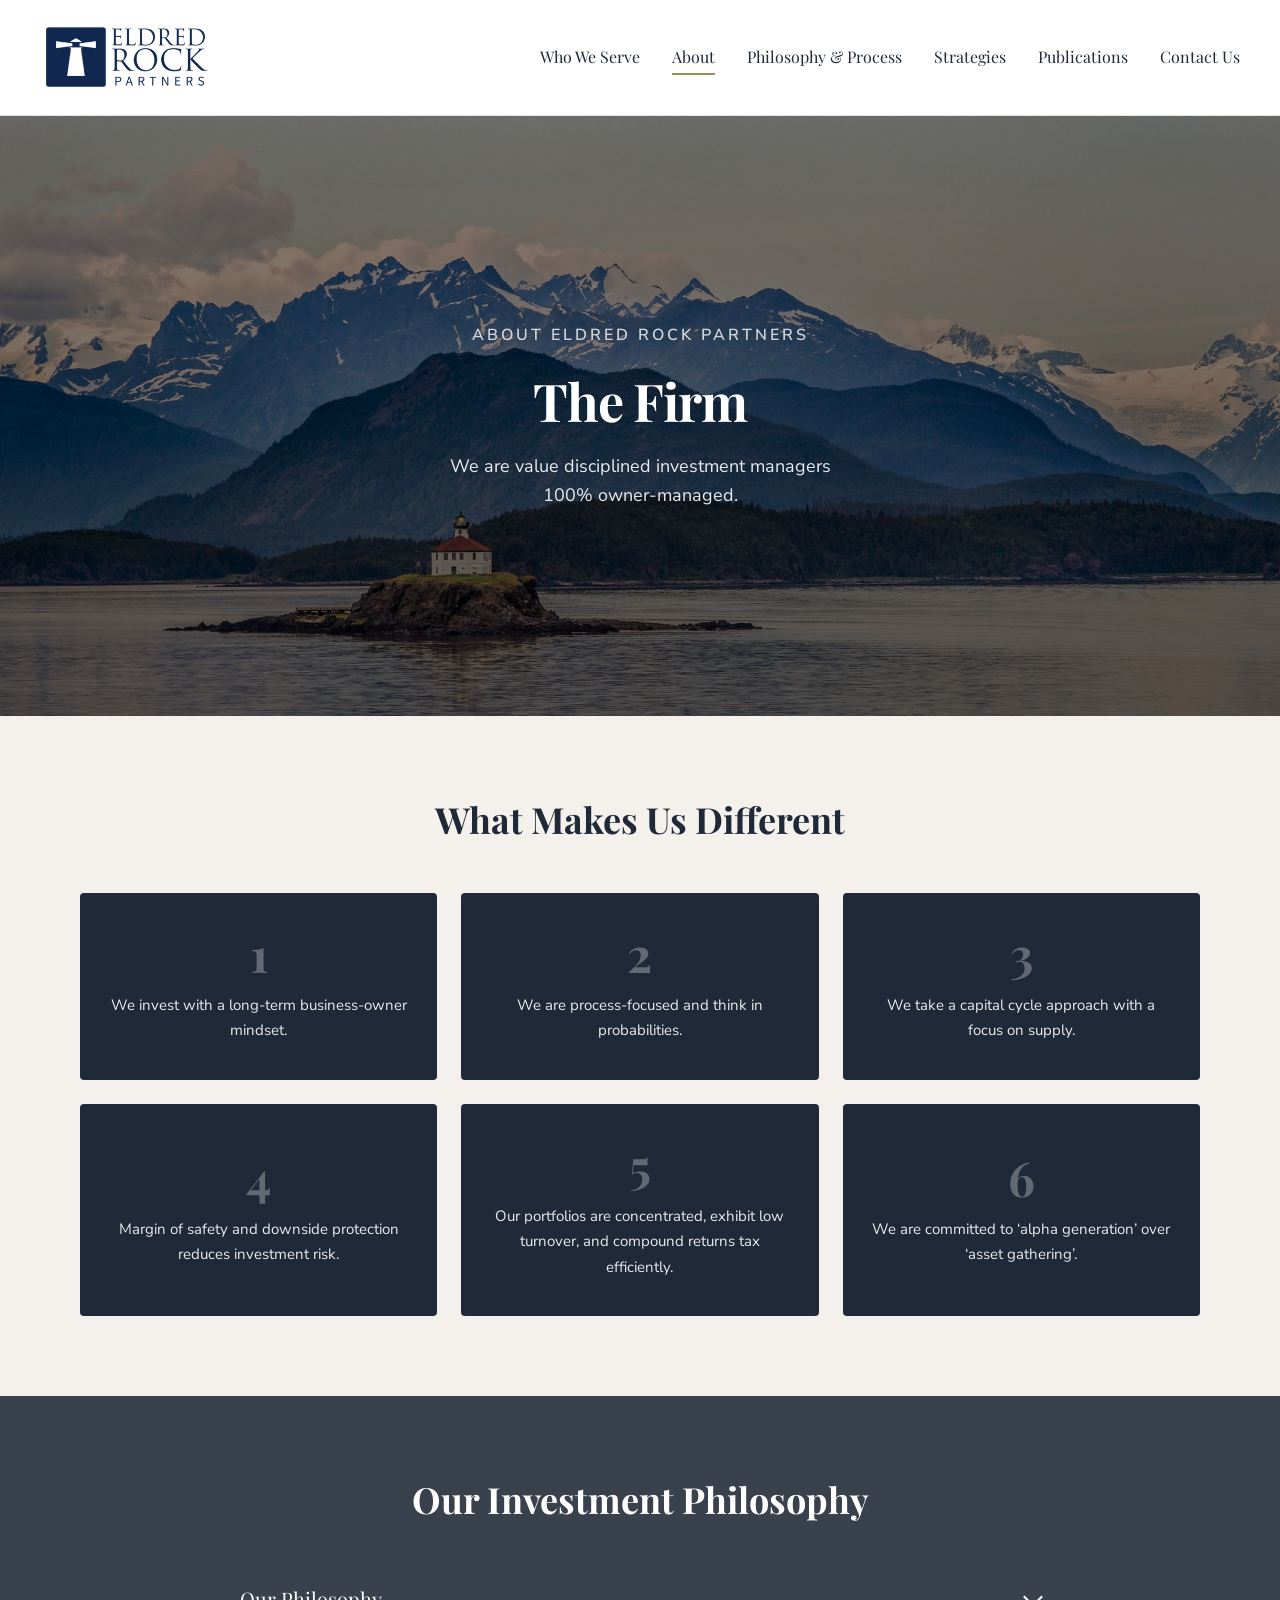
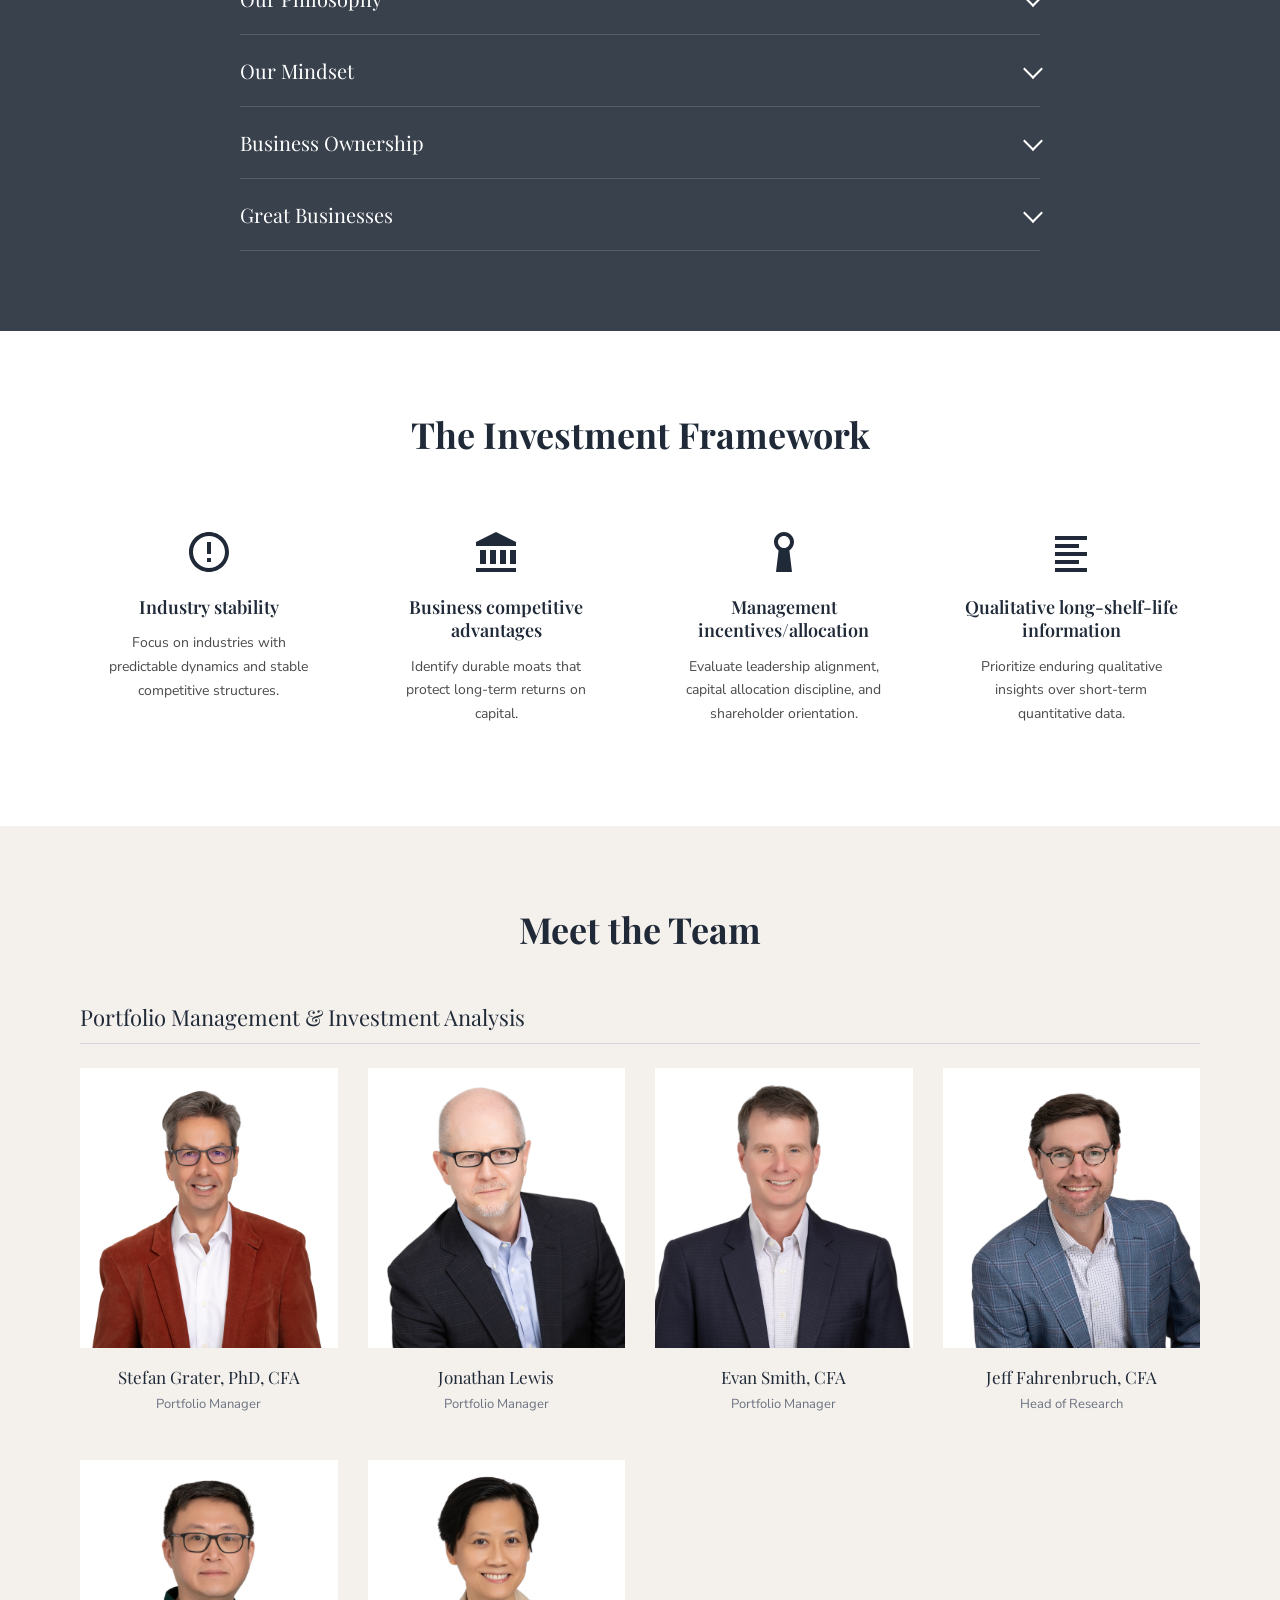
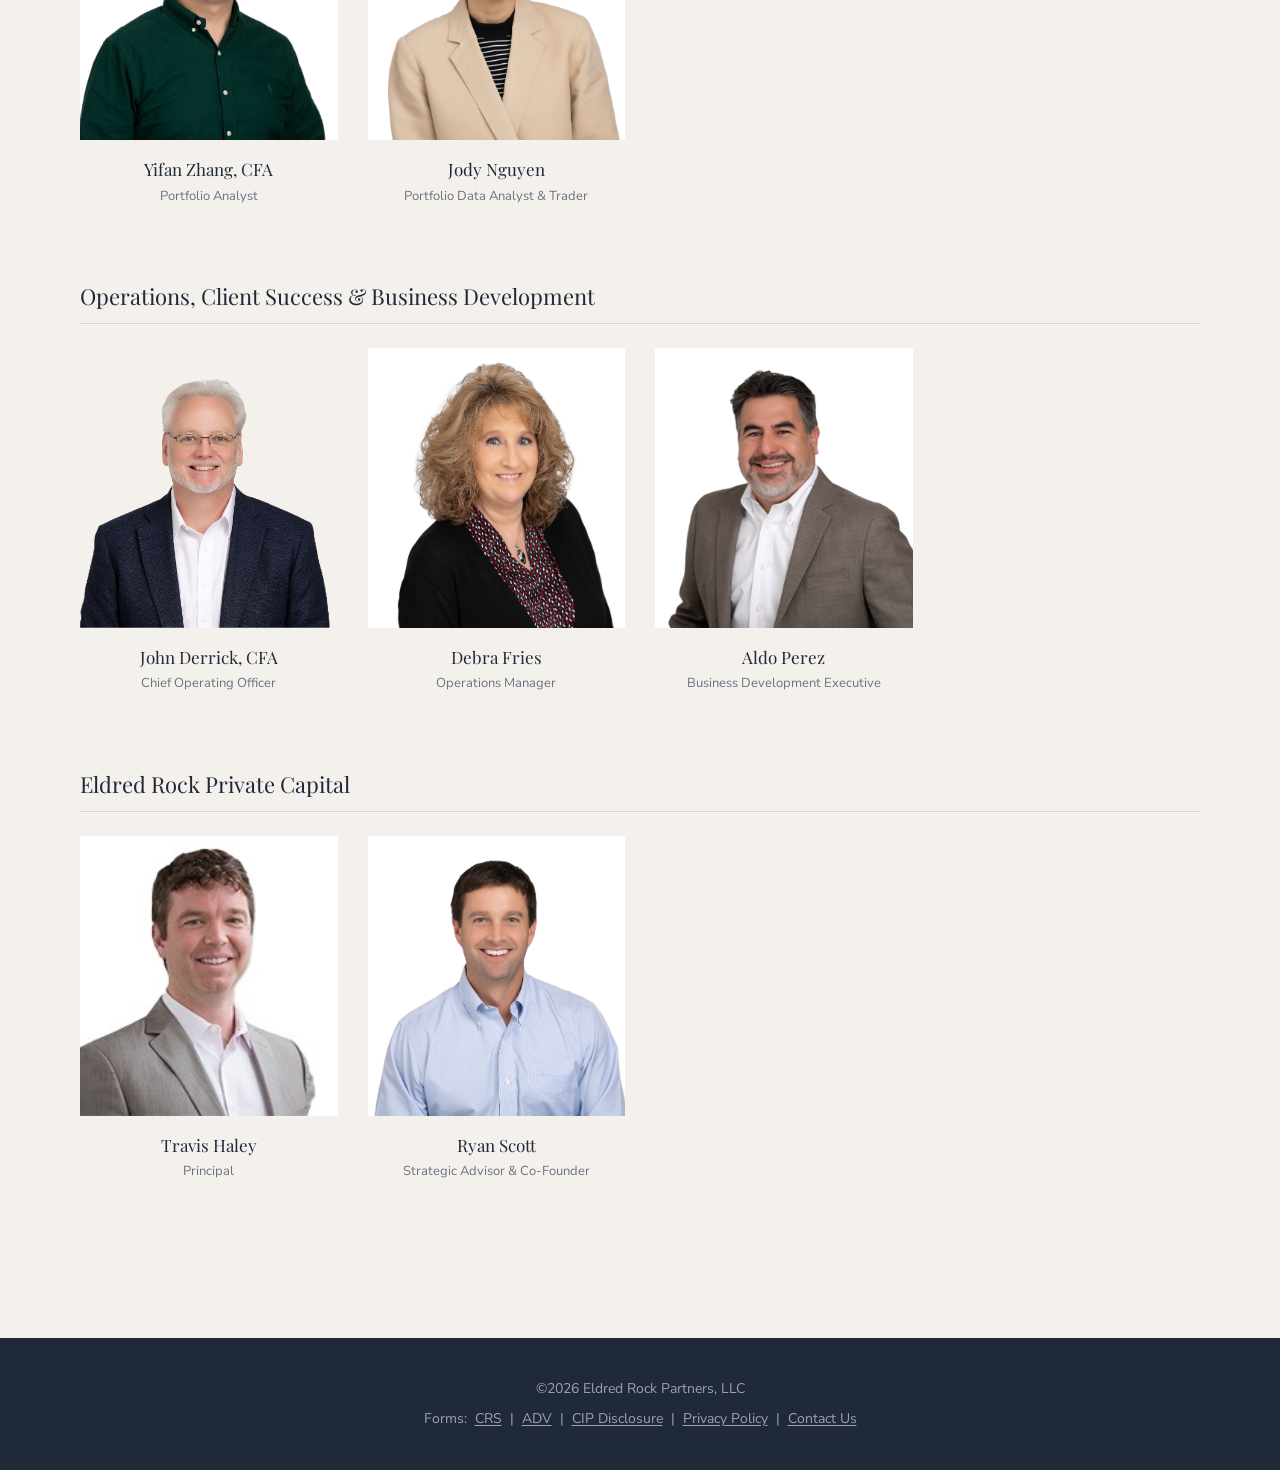
<file: about.html>
<!DOCTYPE html>
<html lang="en">
<head>
  <meta charset="UTF-8">
  <meta name="viewport" content="width=device-width, initial-scale=1.0">
  <title>About | Eldred Rock Partners</title>
  <link href="https://fonts.googleapis.com/css2?family=Nunito+Sans:ital,wght@0,200;0,300;0,400;0,600;0,700;0,800;1,300;1,400&family=Playfair+Display:ital,wght@0,400;0,500;0,600;0,700;1,400;1,500;1,600;1,700&display=swap" rel="stylesheet">
  <link rel="stylesheet" href="css/styles.css">
  <style>
    /* === PAGE-SPECIFIC: Hero About variant === */
    .hero--about .hero__overlay {
      background: linear-gradient(to bottom, rgba(0,0,0,0.45), rgba(0,0,0,0.65));
    }
    .hero--about .hero__content h1 {
      font-size: 52px;
      font-weight: 700;
      line-height: 1.2;
      margin-bottom: 20px;
    }
    .hero--about .hero__subtitle {
      font-family: var(--font-body);
      font-size: 18px;
      color: rgba(255,255,255,0.9);
      line-height: 1.6;
    }

    /* === PAGE-SPECIFIC: Numbered cards === */
    .numbered-section {
      padding: var(--section-md) 0;
      background: var(--cream);
    }
    .numbered-section h2 {
      text-align: center;
      font-size: 36px;
      font-weight: 700;
      color: var(--navy);
      margin-bottom: 50px;
    }
    .grid-2x3 {
      display: grid;
      grid-template-columns: repeat(3, 1fr);
      gap: 24px;
    }
    .numbered-card {
      background: var(--navy);
      color: #fff;
      padding: 36px 28px;
      text-align: center;
      border-radius: 4px;
      display: flex;
      flex-direction: column;
      align-items: center;
      justify-content: center;
      min-height: 180px;
    }
    .numbered-card__number {
      display: block;
      font-family: var(--font-heading);
      font-size: 48px;
      font-weight: 700;
      color: rgba(255,255,255,0.3);
      margin-bottom: 16px;
      line-height: 1;
    }
    .numbered-card p {
      font-size: 15px;
      line-height: 1.7;
      color: rgba(255,255,255,0.9);
    }

    /* === PAGE-SPECIFIC: Investment framework grid === */
    .framework-section {
      padding: var(--section-md) 0;
      background: var(--white);
    }
    .framework-section h2 {
      text-align: center;
      font-size: 36px;
      font-weight: 700;
      color: var(--navy);
      margin-bottom: 50px;
    }
    .framework-grid {
      display: grid;
      grid-template-columns: repeat(4, 1fr);
      gap: 30px;
    }
    .framework-item {
      text-align: center;
      padding: 20px;
    }
    .framework-item svg {
      margin: 0 auto 20px;
      display: block;
    }
    .framework-item h4 {
      font-family: var(--font-heading);
      font-size: 18px;
      color: var(--navy);
      margin-bottom: 12px;
      font-weight: 600;
    }
    .framework-item p {
      font-size: 14px;
      line-height: 1.7;
      color: var(--text-body);
    }

    /* === PAGE-SPECIFIC: Team section overrides === */
    .team-section {
      padding: var(--section-md) 0;
      background: var(--cream);
    }
    .team-section h2 {
      text-align: center;
      font-size: 36px;
      font-weight: 700;
      color: var(--navy);
      margin-bottom: 50px;
    }
    .team-card__overlay-edu {
      font-size: 11px;
      color: rgba(255,255,255,0.6);
      font-style: italic;
    }

    /* === PAGE-SPECIFIC: Responsive overrides === */
    @media (max-width: 1024px) {
      .grid-2x3 { grid-template-columns: repeat(2, 1fr); }
      .framework-grid { grid-template-columns: repeat(2, 1fr); }
    }
    @media (max-width: 768px) {
      .grid-2x3 { grid-template-columns: 1fr; }
      .framework-grid { grid-template-columns: 1fr; }
      .hero--about .hero__content h1 { font-size: 36px; }
    }
  </style>
</head>
<body>

  <!-- HEADER -->
  <header class="header">
    <div class="header__inner">
      <a href="index.html" class="header__logo"><img src="images/logo.png" alt="Eldred Rock Partners Logo"></a>
      <nav class="header__nav">
        <div class="header__nav-item">
          <a href="#" class="header__nav-link">Who We Serve</a>
          <div class="header__dropdown">
            <a href="hnwpartners.html">Individuals &amp; Foundations</a>
            <a href="riapartners.html">Advisors &amp; Family Offices</a>
            <a href="institutionalpartners.html">Institutional Investors</a>
          </div>
        </div>
        <div class="header__nav-item"><a href="about.html" class="header__nav-link header__nav-link--active">About</a></div>
        <div class="header__nav-item"><a href="our-philosophy.html" class="header__nav-link">Philosophy &amp; Process</a></div>
        <div class="header__nav-item">
          <a href="strategies.html" class="header__nav-link">Strategies</a>
          <div class="header__dropdown">
            <a href="us-value.html">US Value</a>
            <a href="intl-value.html">International Value</a>
            <a href="privatecapital.html">Eldred Rock Private Capital</a>
          </div>
        </div>
        <div class="header__nav-item"><a href="publications.html" class="header__nav-link">Publications</a></div>
        <div class="header__nav-item"><a href="contact.html" class="header__nav-link">Contact Us</a></div>
      </nav>
      <button class="header__mobile-toggle" aria-label="Toggle navigation"><span></span><span></span><span></span></button>
    </div>
  </header>

  <!-- ============================================
       1. HERO BANNER
       ============================================ -->
  <section class="hero hero--about">
    <img src="images/hero-lighthouse.jpg" alt="Eldred Rock Lighthouse" class="hero__bg">
    <div class="hero__overlay"></div>
    <div class="hero__content fade-in">
      <p class="hero__label">ABOUT ELDRED ROCK PARTNERS</p>
      <h1>The Firm</h1>
      <p class="hero__subtitle">We are value disciplined investment managers</p>
      <p class="hero__subtitle">100% owner-managed.</p>
    </div>
  </section>

  <!-- ============================================
       2. WHAT MAKES US DIFFERENT
       ============================================ -->
  <section class="numbered-section">
    <div class="container fade-in">
      <h2>What Makes Us Different</h2>
      <div class="grid-2x3">
        <div class="numbered-card">
          <span class="numbered-card__number">1</span>
          <p>We invest with a long-term business-owner mindset.</p>
        </div>
        <div class="numbered-card">
          <span class="numbered-card__number">2</span>
          <p>We are process-focused and think in probabilities.</p>
        </div>
        <div class="numbered-card">
          <span class="numbered-card__number">3</span>
          <p>We take a capital cycle approach with a focus on supply.</p>
        </div>
        <div class="numbered-card">
          <span class="numbered-card__number">4</span>
          <p>Margin of safety and downside protection reduces investment risk.</p>
        </div>
        <div class="numbered-card">
          <span class="numbered-card__number">5</span>
          <p>Our portfolios are concentrated, exhibit low turnover, and compound returns tax efficiently.</p>
        </div>
        <div class="numbered-card">
          <span class="numbered-card__number">6</span>
          <p>We are committed to &lsquo;alpha generation&rsquo; over &lsquo;asset gathering&rsquo;.</p>
        </div>
      </div>
    </div>
  </section>

  <!-- ============================================
       3. PHILOSOPHY ACCORDION
       ============================================ -->
  <section class="accordion-section" style="background-image: url('images/hero-lighthouse.jpg');">
    <div class="accordion-section__overlay"></div>
    <div class="container fade-in">
      <h2 style="text-align:center;color:#fff;font-size:36px;font-weight:700;margin-bottom:40px;">Our Investment Philosophy</h2>
      <div class="accordion" style="max-width:800px;margin:0 auto;">
        <div class="accordion__item">
          <button class="accordion__header">Our Philosophy</button>
          <div class="accordion__body">
            <p>We believe that investing in high-quality businesses at reasonable prices is the most reliable path to long-term wealth creation. Our investment philosophy is rooted in the principles of value investing, combined with a deep understanding of business economics and competitive dynamics. We seek to identify companies with durable competitive advantages, strong management teams, and attractive valuations relative to their intrinsic value.</p>
          </div>
        </div>
        <div class="accordion__item">
          <button class="accordion__header">Our Mindset</button>
          <div class="accordion__body">
            <p>We approach investing with intellectual curiosity, humility, and patience. We think in terms of probabilities rather than certainties, and we are comfortable with ambiguity. Our decision-making process is deliberate and disciplined, free from the emotional biases that often lead to poor investment outcomes. We focus on what we can control: our process, our analysis, and our temperament.</p>
          </div>
        </div>
        <div class="accordion__item">
          <button class="accordion__header">Business Ownership</button>
          <div class="accordion__body">
            <p>We view every stock purchase as buying a piece of a real business. This ownership mindset fundamentally changes how we evaluate investments. Rather than speculating on short-term price movements, we focus on the underlying economics of the business: its competitive position, capital allocation track record, and long-term earnings power. This perspective naturally leads to a long holding period and low portfolio turnover.</p>
          </div>
        </div>
        <div class="accordion__item">
          <button class="accordion__header">Great Businesses</button>
          <div class="accordion__body">
            <p>We define great businesses as those with sustainable competitive advantages, high returns on invested capital, strong free cash flow generation, and management teams that allocate capital intelligently. These businesses tend to compound value over time, creating wealth for their owners. We seek to buy these businesses when market conditions provide us with a margin of safety, ensuring we pay a fair price for exceptional quality.</p>
          </div>
        </div>
      </div>
    </div>
  </section>

  <!-- ============================================
       4. THE INVESTMENT FRAMEWORK
       ============================================ -->
  <section class="framework-section">
    <div class="container fade-in">
      <h2>The Investment Framework</h2>
      <div class="framework-grid">
        <div class="framework-item">
          <svg xmlns="http://www.w3.org/2000/svg" viewBox="0 0 48 48" width="48" height="48">
            <path d="M24 4C12.95 4 4 12.95 4 24s8.95 20 20 20 20-8.95 20-20S35.05 4 24 4zm0 36c-8.84 0-16-7.16-16-16S15.16 8 24 8s16 7.16 16 16-7.16 16-16 16zm-2-26h4v12h-4zm0 16h4v4h-4z" fill="#1f2937"/>
          </svg>
          <h4>Industry stability</h4>
          <p>Focus on industries with predictable dynamics and stable competitive structures.</p>
        </div>
        <div class="framework-item">
          <svg xmlns="http://www.w3.org/2000/svg" viewBox="0 0 48 48" width="48" height="48">
            <path d="M24 4L4 14v4h40v-4L24 4zM8 22v14h6V22H8zm10 0v14h6V22h-6zm10 0v14h6V22h-6zm10 0v14h6V22h-6zM4 40h40v4H4v-4z" fill="#1f2937"/>
          </svg>
          <h4>Business competitive advantages</h4>
          <p>Identify durable moats that protect long-term returns on capital.</p>
        </div>
        <div class="framework-item">
          <svg xmlns="http://www.w3.org/2000/svg" viewBox="0 0 48 48" width="48" height="48">
            <path d="M24 4c-5.52 0-10 4.48-10 10 0 3.52 1.84 6.62 4.6 8.38L16 44h16l-2.6-21.62C32.16 20.62 34 17.52 34 14c0-5.52-4.48-10-10-10zm0 4c3.31 0 6 2.69 6 6s-2.69 6-6 6-6-2.69-6-6 2.69-6 6-6z" fill="#1f2937"/>
          </svg>
          <h4>Management incentives/allocation</h4>
          <p>Evaluate leadership alignment, capital allocation discipline, and shareholder orientation.</p>
        </div>
        <div class="framework-item">
          <svg xmlns="http://www.w3.org/2000/svg" viewBox="0 0 48 48" width="48" height="48">
            <path d="M8 8h32v4H8V8zm0 8h24v4H8v-4zm0 8h32v4H8v-4zm0 8h24v4H8v-4zm0 8h32v4H8v-4z" fill="#1f2937"/>
          </svg>
          <h4>Qualitative long-shelf-life information</h4>
          <p>Prioritize enduring qualitative insights over short-term quantitative data.</p>
        </div>
      </div>
    </div>
  </section>

  <!-- ============================================
       5. MEET THE TEAM
       ============================================ -->
  <section id="team" class="team-section">
    <div class="container fade-in">
      <h2>Meet the Team</h2>

      <!-- Sub-group 1: Portfolio Management & Investment Analysis -->
      <h3 class="team-category">Portfolio Management &amp; Investment Analysis</h3>
      <div class="team-grid">

        <!-- Stefan Grater -->
        <div class="team-card">
          <img src="images/team/stefan.jpg" alt="Stefan Grater, PhD, CFA" class="team-card__photo">
          <div class="team-card__info">
            <div class="team-card__name">Stefan Grater, PhD, CFA</div>
            <div class="team-card__title">Portfolio Manager</div>
          </div>
          <div class="team-card__overlay">
            <div class="team-card__overlay-name">Stefan Grater, PhD, CFA</div>
            <div class="team-card__overlay-title">Portfolio Manager</div>
            <div class="team-card__overlay-bio">Stefan Grater is Co-founder of Eldred Rock Partners, managing its U.S. Value strategy since 2005 with a top-quartile track record. His engineering background informs a disciplined, checklist-driven investment process emphasizing a margin of safety, treating client capital with an owner's care. Stefan fosters a collaborative team valuing trust and diverse perspectives, maintaining a calm, focused approach grounded by his time outdoors.</div>
            <div class="team-card__overlay-edu">UT Austin, PhD in Civil Engineering</div>
          </div>
        </div>

        <!-- Jonathan Lewis -->
        <div class="team-card">
          <img src="images/team/jonathan.jpg" alt="Jonathan Lewis" class="team-card__photo">
          <div class="team-card__info">
            <div class="team-card__name">Jonathan Lewis</div>
            <div class="team-card__title">Portfolio Manager</div>
          </div>
          <div class="team-card__overlay">
            <div class="team-card__overlay-name">Jonathan Lewis</div>
            <div class="team-card__overlay-title">Portfolio Manager</div>
            <div class="team-card__overlay-bio">Jonathan Lewis is Co-founder of Eldred Rock Partners and is the co-manager of the International Value strategy. A veteran of the United States Air Force and of value investing, Jonathan brings a deep understanding of how companies create and build shareholder value. Informally, he serves as Chief Value Discipline Officer by guiding strict adherence to Eldred Rock's Investment Philosophy and Process. A business owners' mindset is his Pole Star.</div>
            <div class="team-card__overlay-edu">Indiana Univ, MBA in Finance &amp; Accounting</div>
          </div>
        </div>

        <!-- Evan Smith -->
        <div class="team-card">
          <img src="images/team/evan.jpg" alt="Evan Smith, CFA" class="team-card__photo">
          <div class="team-card__info">
            <div class="team-card__name">Evan Smith, CFA</div>
            <div class="team-card__title">Portfolio Manager</div>
          </div>
          <div class="team-card__overlay">
            <div class="team-card__overlay-name">Evan Smith, CFA</div>
            <div class="team-card__overlay-title">Portfolio Manager</div>
            <div class="team-card__overlay-bio">Evan Smith joined Eldred Rock Partners in 2024 and brings a unique perspective through diverse experience in investment management, corporate finance, and entrepreneurship. Curiosity led him away from engineering to investments and with further experience in industry and as a business owner, he found joy in the discipline of endurance sports. Consistent activity keeps his temperament and application of Eldred Rock's process consistent too.</div>
            <div class="team-card__overlay-edu">UT Austin, BS in Mechanical Engineering</div>
          </div>
        </div>

        <!-- Jeff Fahrenbruch -->
        <div class="team-card">
          <img src="images/team/jeff.jpg" alt="Jeff Fahrenbruch, CFA" class="team-card__photo">
          <div class="team-card__info">
            <div class="team-card__name">Jeff Fahrenbruch, CFA</div>
            <div class="team-card__title">Head of Research</div>
          </div>
          <div class="team-card__overlay">
            <div class="team-card__overlay-name">Jeff Fahrenbruch, CFA</div>
            <div class="team-card__overlay-title">Head of Research</div>
            <div class="team-card__overlay-bio">Jeff Fahrenbruch joined Eldred Rock Partners as a Portfolio Analyst in 2025, bringing over two decades of investment management experience from roles including portfolio manager at Barrow Hanley Global Investors (Vanguard Windsor II) and co-manager of the Oakview Capital Value Fund. His background as an elite collegiate golfer (Ben Hogan Award winner) informs the disciplined, process-driven approach he applies rigorously to value investing. Jeff contributes this structured methodology and extensive analytical experience to the collaborative investment efforts at Eldred Rock.</div>
            <div class="team-card__overlay-edu">UT Austin, BBA in Finance</div>
          </div>
        </div>

        <!-- Yifan Zhang -->
        <div class="team-card">
          <img src="images/team/yifan.jpg" alt="Yifan Zhang, CFA" class="team-card__photo">
          <div class="team-card__info">
            <div class="team-card__name">Yifan Zhang, CFA</div>
            <div class="team-card__title">Portfolio Analyst</div>
          </div>
          <div class="team-card__overlay">
            <div class="team-card__overlay-name">Yifan Zhang, CFA</div>
            <div class="team-card__overlay-title">Portfolio Analyst</div>
            <div class="team-card__overlay-bio">Yifan Zhang joined Eldred Rock Partners as a Portfolio Analyst in 2022, capitalizing on experience managing investments at the New York State Teachers' Retirement System and at U.S. Trust. His diverse background, which began with technical development at Swiss Re before a transition to portfolio management, serves as the foundation of his comprehensive approach to investment analysis. Yifan embodies a commitment to continuous learning, researching successful investors and contributing valuable insights and collaborative spirit to the Eldred Rock team.</div>
            <div class="team-card__overlay-edu">UT at Austin, MBA in Investment Mgmt</div>
          </div>
        </div>

        <!-- Jody Nguyen -->
        <div class="team-card">
          <img src="images/team/jody.jpg" alt="Jody Nguyen" class="team-card__photo">
          <div class="team-card__info">
            <div class="team-card__name">Jody Nguyen</div>
            <div class="team-card__title">Portfolio Data Analyst &amp; Trader</div>
          </div>
          <div class="team-card__overlay">
            <div class="team-card__overlay-name">Jody Nguyen</div>
            <div class="team-card__overlay-title">Portfolio Data Analyst &amp; Trader</div>
            <div class="team-card__overlay-bio">Jody Nguyen joined the team in 2025 and is responsible for portfolio administration, data management, and trading. Jody has gained extensive experience working for independent investment advisors, implementing investment initiatives and enhancing systems to drive organizational efficiency. Leveraging her background in Management Information Systems, Jody is leading Eldred Rock's initiative to enhance portfolio monitoring and decision-making processes. Outside of work, Jody enjoys playing music and cheering on her favorite baseball team.</div>
            <div class="team-card__overlay-edu">UT Austin, BBA in Mgmt Info Systems</div>
          </div>
        </div>

      </div>

      <!-- Sub-group 2: Operations, Client Success & Business Development -->
      <h3 class="team-category">Operations, Client Success &amp; Business Development</h3>
      <div class="team-grid">

        <!-- John Derrick -->
        <div class="team-card">
          <img src="images/team/john.png" alt="John Derrick, CFA" class="team-card__photo">
          <div class="team-card__info">
            <div class="team-card__name">John Derrick, CFA</div>
            <div class="team-card__title">Chief Operating Officer</div>
          </div>
          <div class="team-card__overlay">
            <div class="team-card__overlay-name">John Derrick, CFA</div>
            <div class="team-card__overlay-title">Chief Operating Officer</div>
            <div class="team-card__overlay-bio">John Derrick joined Eldred Rock team in 2023 as Chief Operating Officer and Chief Compliance Officer. He brings a wealth of experience gained during his 30 years in the investment management industry. In a wide-ranging career, John has been a portfolio manager, director of research, and entrepreneur. He served as a board member and past president of the CFA Society of San Antonio. John's diverse background provides a well-balanced perspective, for both investment strategies and firm-related opportunities.</div>
            <div class="team-card__overlay-edu">UT Arlington, BBA in Finance</div>
          </div>
        </div>

        <!-- Debra Fries -->
        <div class="team-card">
          <img src="images/team/debra.jpg" alt="Debra Fries" class="team-card__photo">
          <div class="team-card__info">
            <div class="team-card__name">Debra Fries</div>
            <div class="team-card__title">Operations Manager</div>
          </div>
          <div class="team-card__overlay">
            <div class="team-card__overlay-name">Debra Fries</div>
            <div class="team-card__overlay-title">Operations Manager</div>
            <div class="team-card__overlay-bio">Debra Fries is a client-centric leader who joined our team in 2022. With 35 years in the financial industry, her career has been dedicated to fostering exceptional client relationships and ensuring their success. She specializes in optimizing the entire client journey, from engagement and seamless onboarding to long-term service. Her front-office experience in lending and business development gives her firsthand insight of client expectations, while a deep background in operations and compliance allows her to build the secure, efficient, and reliable processes that are the bedrock of a successful partnership.</div>
          </div>
        </div>

        <!-- Aldo Perez -->
        <div class="team-card">
          <img src="images/team/aldo.jpg" alt="Aldo Perez" class="team-card__photo">
          <div class="team-card__info">
            <div class="team-card__name">Aldo Perez</div>
            <div class="team-card__title">Business Development Executive</div>
          </div>
          <div class="team-card__overlay">
            <div class="team-card__overlay-name">Aldo Perez</div>
            <div class="team-card__overlay-title">Business Development Executive</div>
            <div class="team-card__overlay-bio">Aldo Perez spearheads the company's outreach efforts, with a particular focus on independent advisors. His career in revenue generation includes the successful launch of a de novo bank branch to building out a boutique investment banking brand. As a Portfolio Manager for both a bank and an independent RIA, he developed significant direct buyside investment experience. Outside the office, Aldo is usually between or at a game proudly watching one of his four boys take the field / court / track of whatever sport is in season.</div>
            <div class="team-card__overlay-edu">St. Mary's University, BBA in Corporate Finance</div>
          </div>
        </div>

      </div>

      <!-- Sub-group 3: Eldred Rock Private Capital -->
      <h3 class="team-category">Eldred Rock Private Capital</h3>
      <div class="team-grid">

        <!-- Travis Haley -->
        <div class="team-card">
          <img src="images/team/travis-white-bg.jpg" alt="Travis Haley" class="team-card__photo">
          <div class="team-card__info">
            <div class="team-card__name">Travis Haley</div>
            <div class="team-card__title">Principal</div>
          </div>
          <div class="team-card__overlay">
            <div class="team-card__overlay-name">Travis Haley</div>
            <div class="team-card__overlay-title">Principal</div>
            <div class="team-card__overlay-bio">Travis Haley is a co-founder of Eldred Rock Private Capital. He previously served as Managing Director at Main Street Capital (NYSE: MAIN) by way of Ernst &amp; Young. As an entrepreneur, Travis knows firsthand what drives transactions.</div>
            <div class="team-card__overlay-edu">Trinity University, BS in Business</div>
          </div>
        </div>

        <!-- Ryan Scott -->
        <div class="team-card">
          <img src="images/team/ryan.jpg" alt="Ryan Scott" class="team-card__photo">
          <div class="team-card__info">
            <div class="team-card__name">Ryan Scott</div>
            <div class="team-card__title">Strategic Advisor &amp; Co-Founder</div>
          </div>
          <div class="team-card__overlay">
            <div class="team-card__overlay-name">Ryan Scott</div>
            <div class="team-card__overlay-title">Strategic Advisor &amp; Co-Founder</div>
            <div class="team-card__overlay-bio">Ryan Scott is a Co-Founder of Eldred Rock Partners and serves as an ongoing strategic advisor. Ryan brings a unique perspective on how companies can generate long-term value by leveraging sustainable, competitive advantages that yield investment returns exceeding industry averages, embodying the long-term business mindset foundational in Eldred Rock's investment philosophy. Ryan is an outdoor enthusiast, philanthropist, and loves spending time with his family in The Woodlands, TX.</div>
            <div class="team-card__overlay-edu">Trinity University, BS in Business</div>
          </div>
        </div>

      </div>
    </div>
  </section>

  <!-- FOOTER -->
  <footer class="footer">
    <div class="container">
      <p class="footer__copyright">&copy;2026 Eldred Rock Partners, LLC</p>
      <div class="footer__links">
        <span>Forms:</span>
        <a href="files/CRS.pdf">CRS</a> |
        <a href="files/ADV.pdf">ADV</a> |
        <a href="files/CIP-Disclosure.pdf">CIP Disclosure</a> |
        <a href="files/Privacy-Policy.pdf">Privacy Policy</a> |
        <a href="contact.html">Contact Us</a>
      </div>
    </div>
  </footer>

  <script src="js/main.js"></script>
</body>
</html>
</file>
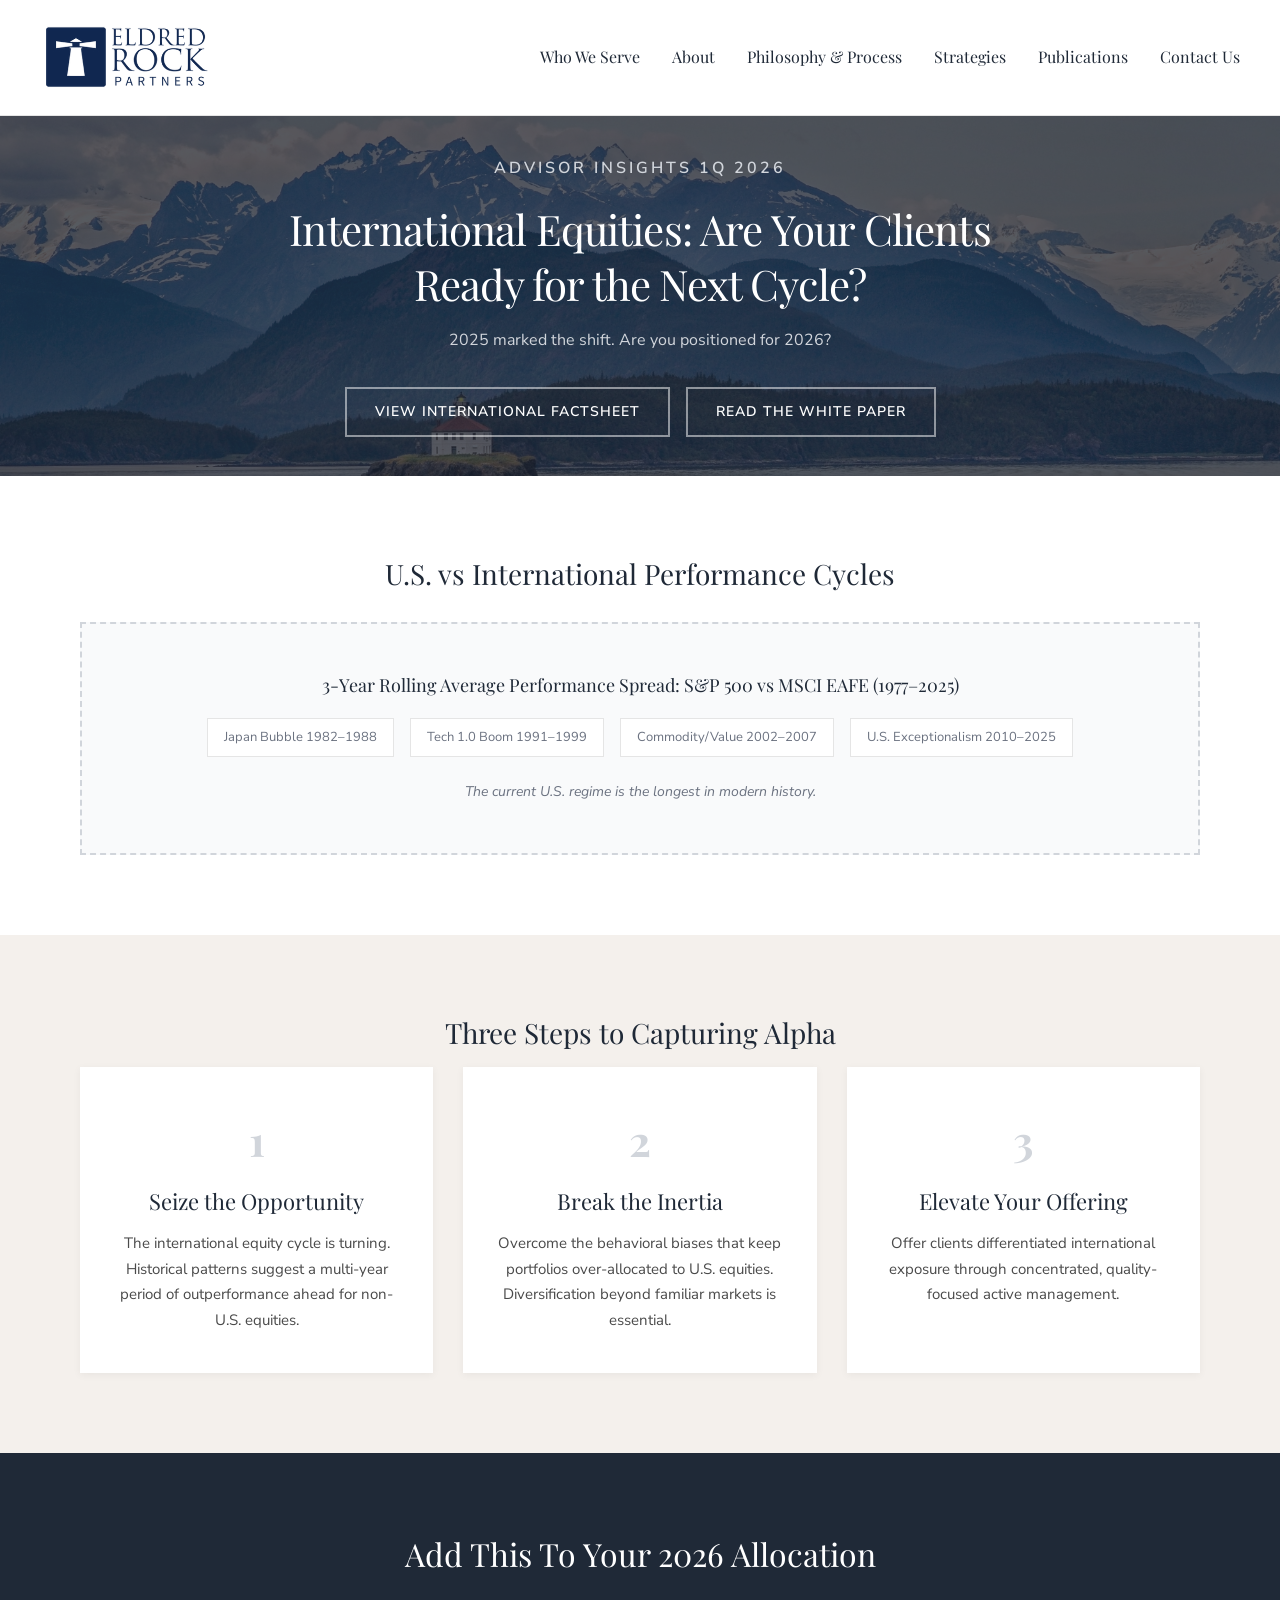
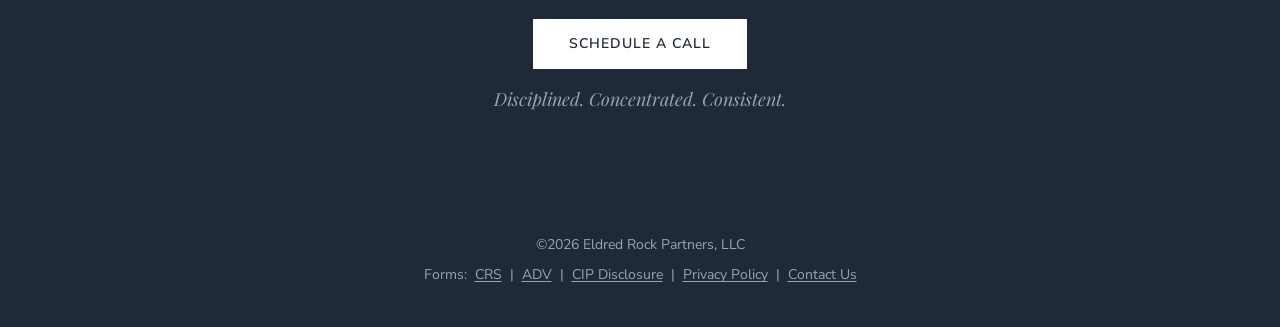
<file: advisorinsights-2026-no1.html>
<!DOCTYPE html>
<html lang="en">
<head>
  <meta charset="UTF-8">
  <meta name="viewport" content="width=device-width, initial-scale=1.0">
  <title>Global Equity Inflection Point | Eldred Rock Partners</title>
  <link href="https://fonts.googleapis.com/css2?family=Nunito+Sans:ital,wght@0,200;0,300;0,400;0,600;0,700;0,800;1,300;1,400&family=Playfair+Display:ital,wght@0,400;0,500;0,600;0,700;1,400;1,500;1,600;1,700&display=swap" rel="stylesheet">
  <link rel="stylesheet" href="css/styles.css">
  <style>
    /* Page-specific styles */
    .sec-title{font-family:'Playfair Display',serif;font-size:28px;color:#1f2937;text-align:center;margin-bottom:16px}
    .chart-box{background:#f9fafb;border:2px dashed #d1d5db;padding:50px 40px;text-align:center;margin-top:30px}
    .chart-box h3{font-family:'Playfair Display',serif;font-size:18px;color:#1f2937;margin-bottom:16px}
    .periods{display:flex;justify-content:center;flex-wrap:wrap;gap:16px;margin-top:20px}
    .periods span{font-size:13px;color:#6b7280;padding:8px 16px;background:#fff;border:1px solid #e5e5e5}
    .chart-note{font-size:14px;font-style:italic;color:#6b7280;margin-top:24px}

    .steps{display:grid;grid-template-columns:repeat(3,1fr);gap:30px}
    .step{background:#fff;padding:40px 30px;text-align:center;box-shadow:0 2px 8px rgba(0,0,0,.05)}
    .step-num{font-family:'Playfair Display',serif;font-size:42px;font-weight:700;color:#d1d5db;margin-bottom:12px}
    .step h3{font-family:'Playfair Display',serif;font-size:22px;color:#1f2937;margin-bottom:16px}
    .step p{font-size:15px;color:#4a4a4a;line-height:1.7}

    .cta{text-align:center;padding:80px 40px}
    .cta h2{font-family:'Playfair Display',serif;font-size:32px;color:#fff;margin-bottom:20px}
    .cta-btn{display:inline-block;padding:14px 36px;background:#fff;color:#1f2937;font-size:14px;font-weight:600;text-transform:uppercase;letter-spacing:1px;margin-top:24px;transition:all .3s}
    .cta-btn:hover{background:#d1d5db}
    .cta-tag{font-family:'Playfair Display',serif;font-size:18px;font-style:italic;color:#9ca3af;margin-top:16px}

    .btn-ol{display:inline-block;padding:12px 28px;border:2px solid rgba(255,255,255,.5);color:#fff;font-size:14px;font-weight:600;text-transform:uppercase;letter-spacing:1px;transition:all .3s}
    .btn-ol:hover{background:#fff;color:#1f2937;border-color:#fff}
    .hero__btns{display:flex;justify-content:center;gap:16px;flex-wrap:wrap}

    @media(max-width:768px){.steps{grid-template-columns:1fr}.hero__btns{flex-direction:column;align-items:center}}
  </style>
</head>
<body>
  <header class="header"><div class="header__inner"><a href="index.html" class="header__logo"><img src="images/logo.png" alt="Eldred Rock Partners Logo"></a><nav class="header__nav"><div class="header__nav-item"><a href="#" class="header__nav-link">Who We Serve</a><div class="header__dropdown"><a href="hnwpartners.html">Individuals &amp; Foundations</a><a href="riapartners.html">Advisors &amp; Family Offices</a><a href="institutionalpartners.html">Institutional Investors</a></div></div><div class="header__nav-item"><a href="about.html" class="header__nav-link">About</a></div><div class="header__nav-item"><a href="our-philosophy.html" class="header__nav-link">Philosophy &amp; Process</a></div><div class="header__nav-item"><a href="strategies.html" class="header__nav-link">Strategies</a><div class="header__dropdown"><a href="us-value.html">US Value</a><a href="intl-value.html">International Value</a><a href="privatecapital.html">Eldred Rock Private Capital</a></div></div><div class="header__nav-item"><a href="publications.html" class="header__nav-link">Publications</a></div><div class="header__nav-item"><a href="contact.html" class="header__nav-link">Contact Us</a></div></nav><button class="header__mobile-toggle" aria-label="Toggle navigation"><span></span><span></span><span></span></button></div></header>

  <section class="hero hero--short">
    <img src="images/hero-lighthouse.jpg" alt="Eldred Rock Lighthouse" class="hero__bg">
    <div class="hero__overlay hero__overlay--dark"></div>
    <div class="hero__content">
      <p class="hero__label">Advisor Insights 1Q 2026</p>
      <h1>International Equities: Are Your Clients Ready for the Next Cycle?</h1>
      <p class="hero__sub">2025 marked the shift. Are you positioned for 2026?</p>
      <div class="hero__btns">
        <a href="files/International-Value-Factsheet.pdf" class="btn-ol">View International Factsheet</a>
        <a href="#" class="btn-ol">Read the White Paper</a>
      </div>
    </div>
  </section>

  <section class="section section--white">
    <div class="container fade-in">
      <h2 class="sec-title">U.S. vs International Performance Cycles</h2>
      <div class="chart-box">
        <h3>3-Year Rolling Average Performance Spread: S&amp;P 500 vs MSCI EAFE (1977&ndash;2025)</h3>
        <div class="periods"><span>Japan Bubble 1982&ndash;1988</span><span>Tech 1.0 Boom 1991&ndash;1999</span><span>Commodity/Value 2002&ndash;2007</span><span>U.S. Exceptionalism 2010&ndash;2025</span></div>
        <p class="chart-note">The current U.S. regime is the longest in modern history.</p>
      </div>
    </div>
  </section>

  <section class="section section--light">
    <div class="container fade-in">
      <h2 class="sec-title">Three Steps to Capturing Alpha</h2>
      <div class="steps">
        <div class="step"><div class="step-num">1</div><h3>Seize the Opportunity</h3><p>The international equity cycle is turning. Historical patterns suggest a multi-year period of outperformance ahead for non-U.S. equities.</p></div>
        <div class="step"><div class="step-num">2</div><h3>Break the Inertia</h3><p>Overcome the behavioral biases that keep portfolios over-allocated to U.S. equities. Diversification beyond familiar markets is essential.</p></div>
        <div class="step"><div class="step-num">3</div><h3>Elevate Your Offering</h3><p>Offer clients differentiated international exposure through concentrated, quality-focused active management.</p></div>
      </div>
    </div>
  </section>

  <section class="section section--dark cta">
    <div class="fade-in">
      <h2>Add This To Your 2026 Allocation</h2>
      <a href="contact.html" class="cta-btn">Schedule a Call</a>
      <p class="cta-tag">Disciplined. Concentrated. Consistent.</p>
    </div>
  </section>

  <footer class="footer"><div class="container"><p class="footer__copyright">&copy;2026 Eldred Rock Partners, LLC</p><div class="footer__links"><span>Forms:</span> <a href="files/CRS.pdf">CRS</a> | <a href="files/ADV.pdf">ADV</a> | <a href="files/CIP-Disclosure.pdf">CIP Disclosure</a> | <a href="files/Privacy-Policy.pdf">Privacy Policy</a> | <a href="contact.html">Contact Us</a></div></div></footer>
  <script src="js/main.js"></script>
</body>
</html>
</file>
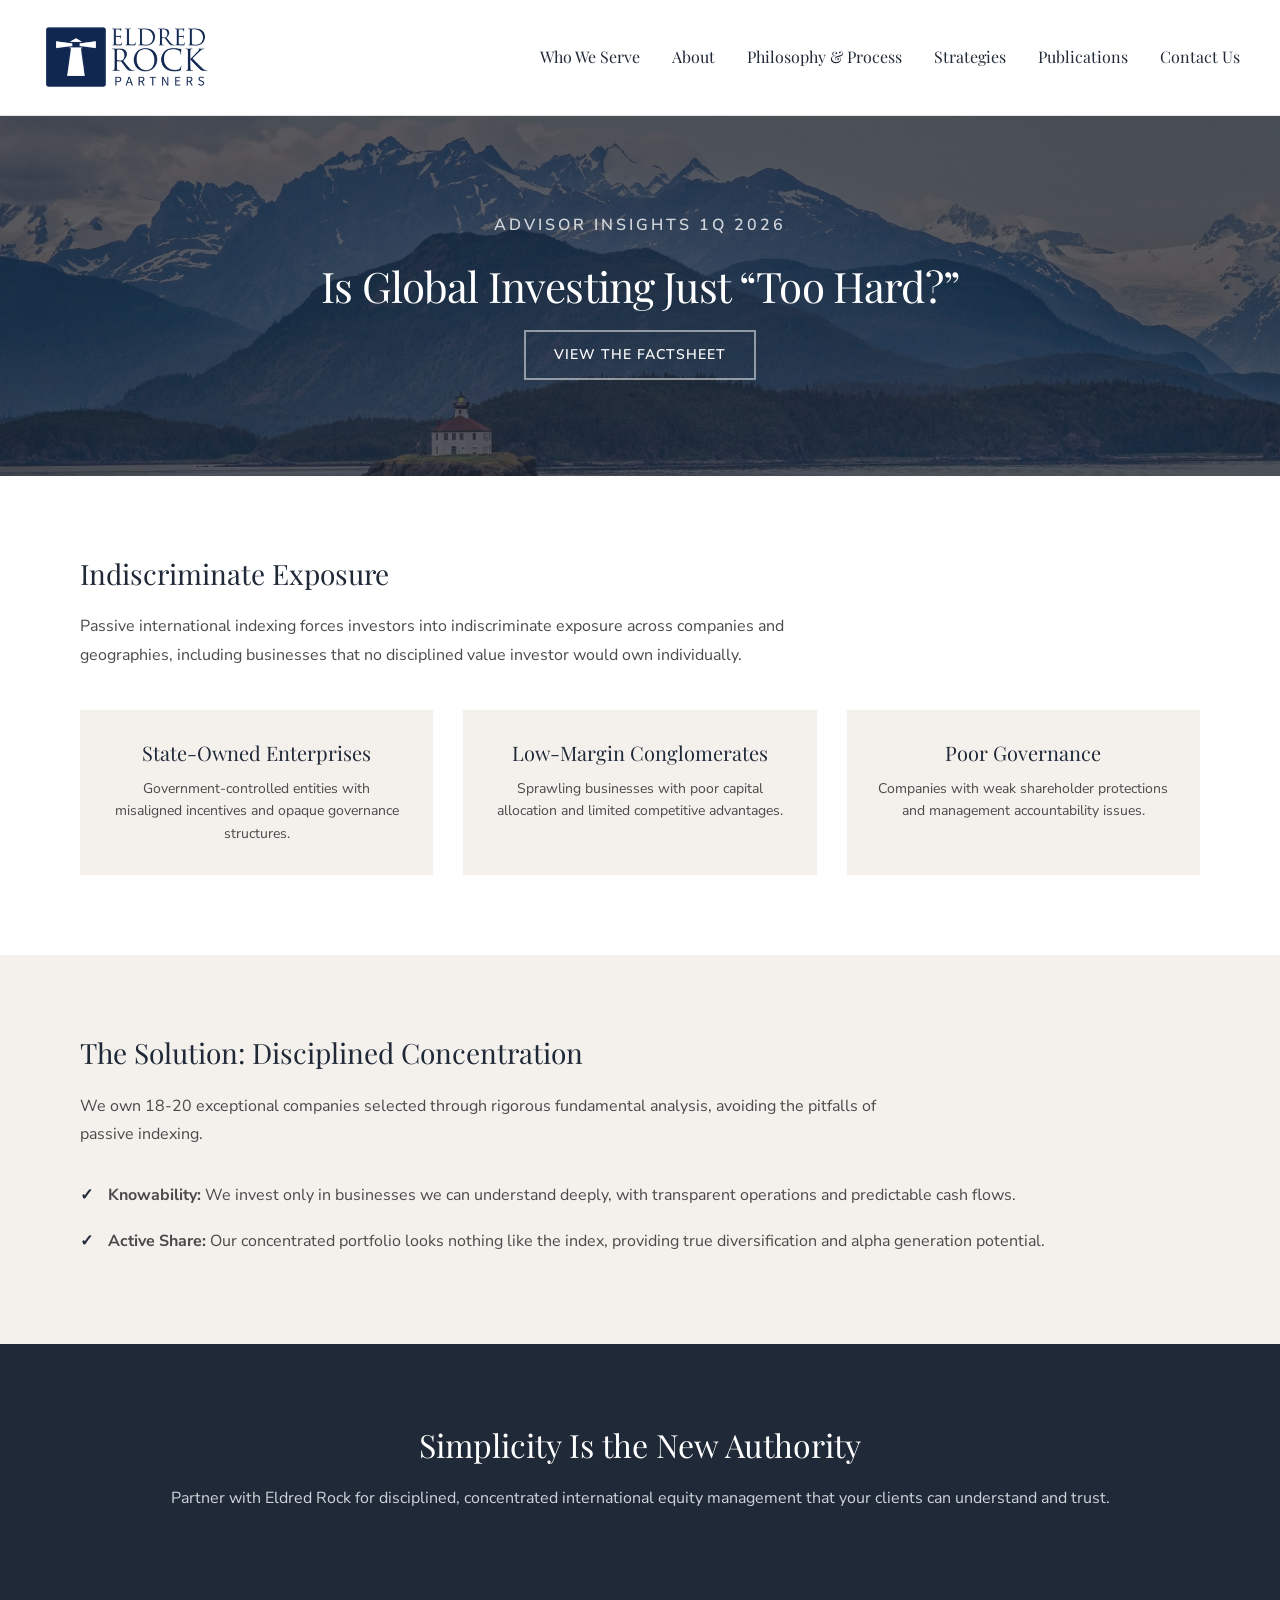
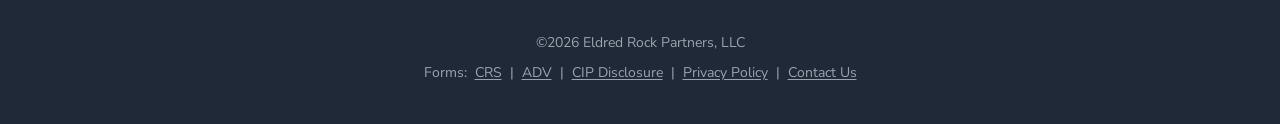
<file: advisorinsights-2026-no2.html>
<!DOCTYPE html>
<html lang="en">
<head>
  <meta charset="UTF-8">
  <meta name="viewport" content="width=device-width, initial-scale=1.0">
  <title>Is Quality Global Investing Too Hard? | Eldred Rock Partners</title>
  <link href="https://fonts.googleapis.com/css2?family=Nunito+Sans:ital,wght@0,200;0,300;0,400;0,600;0,700;0,800;1,300;1,400&family=Playfair+Display:ital,wght@0,400;0,500;0,600;0,700;1,400;1,500;1,600;1,700&display=swap" rel="stylesheet">
  <link rel="stylesheet" href="css/styles.css">
  <style>
    /* Page-specific styles */
    .sec-title{font-family:'Playfair Display',serif;font-size:28px;color:#1f2937;margin-bottom:20px}
    .sec-text{font-size:16px;color:#4a4a4a;line-height:1.8;max-width:800px;margin-bottom:24px}
    .cards3{display:grid;grid-template-columns:repeat(3,1fr);gap:30px;margin-top:40px}
    .info-card{background:#f4f0ec;padding:30px;text-align:center}
    .info-card h4{font-family:'Playfair Display',serif;font-size:20px;color:#1f2937;margin-bottom:12px}
    .info-card p{font-size:14px;color:#4a4a4a;line-height:1.6}
    .bullet-list{margin-top:20px;padding:0}
    .bullet-list li{font-size:16px;color:#4a4a4a;padding:10px 0 10px 28px;position:relative;line-height:1.6;list-style:none}
    .bullet-list li::before{content:'\2713';position:absolute;left:0;color:#1f2937;font-weight:700}
    .cta{text-align:center;padding:80px 40px}
    .cta h2{font-family:'Playfair Display',serif;font-size:32px;color:#fff;margin-bottom:20px}
    .cta p{color:#d1d5db;font-size:16px}
    .btn-ol{display:inline-block;padding:12px 28px;border:2px solid rgba(255,255,255,.5);color:#fff;font-size:14px;font-weight:600;text-transform:uppercase;letter-spacing:1px;transition:all .3s}
    .btn-ol:hover{background:#fff;color:#1f2937;border-color:#fff}
    @media(max-width:768px){.cards3{grid-template-columns:1fr}}
  </style>
</head>
<body>
  <header class="header"><div class="header__inner"><a href="index.html" class="header__logo"><img src="images/logo.png" alt="Eldred Rock Partners Logo"></a><nav class="header__nav"><div class="header__nav-item"><a href="#" class="header__nav-link">Who We Serve</a><div class="header__dropdown"><a href="hnwpartners.html">Individuals &amp; Foundations</a><a href="riapartners.html">Advisors &amp; Family Offices</a><a href="institutionalpartners.html">Institutional Investors</a></div></div><div class="header__nav-item"><a href="about.html" class="header__nav-link">About</a></div><div class="header__nav-item"><a href="our-philosophy.html" class="header__nav-link">Philosophy &amp; Process</a></div><div class="header__nav-item"><a href="strategies.html" class="header__nav-link">Strategies</a><div class="header__dropdown"><a href="us-value.html">US Value</a><a href="intl-value.html">International Value</a><a href="privatecapital.html">Eldred Rock Private Capital</a></div></div><div class="header__nav-item"><a href="publications.html" class="header__nav-link">Publications</a></div><div class="header__nav-item"><a href="contact.html" class="header__nav-link">Contact Us</a></div></nav><button class="header__mobile-toggle" aria-label="Toggle navigation"><span></span><span></span><span></span></button></div></header>

  <section class="hero hero--short">
    <img src="images/hero-lighthouse.jpg" alt="Eldred Rock Lighthouse" class="hero__bg">
    <div class="hero__overlay hero__overlay--dark"></div>
    <div class="hero__content">
      <p class="hero__label">Advisor Insights 1Q 2026</p>
      <h1>Is Global Investing Just &ldquo;Too Hard?&rdquo;</h1>
      <a href="files/International-Value-Factsheet.pdf" class="btn-ol">View the Factsheet</a>
    </div>
  </section>

  <section class="section section--white">
    <div class="container fade-in">
      <h2 class="sec-title">Indiscriminate Exposure</h2>
      <p class="sec-text">Passive international indexing forces investors into indiscriminate exposure across companies and geographies, including businesses that no disciplined value investor would own individually.</p>
      <div class="cards3">
        <div class="info-card"><h4>State-Owned Enterprises</h4><p>Government-controlled entities with misaligned incentives and opaque governance structures.</p></div>
        <div class="info-card"><h4>Low-Margin Conglomerates</h4><p>Sprawling businesses with poor capital allocation and limited competitive advantages.</p></div>
        <div class="info-card"><h4>Poor Governance</h4><p>Companies with weak shareholder protections and management accountability issues.</p></div>
      </div>
    </div>
  </section>

  <section class="section section--light">
    <div class="container fade-in">
      <h2 class="sec-title">The Solution: Disciplined Concentration</h2>
      <p class="sec-text">We own 18-20 exceptional companies selected through rigorous fundamental analysis, avoiding the pitfalls of passive indexing.</p>
      <ul class="bullet-list">
        <li><strong>Knowability:</strong> We invest only in businesses we can understand deeply, with transparent operations and predictable cash flows.</li>
        <li><strong>Active Share:</strong> Our concentrated portfolio looks nothing like the index, providing true diversification and alpha generation potential.</li>
      </ul>
    </div>
  </section>

  <section class="section section--dark cta">
    <div class="fade-in">
      <h2>Simplicity Is the New Authority</h2>
      <p>Partner with Eldred Rock for disciplined, concentrated international equity management that your clients can understand and trust.</p>
    </div>
  </section>

  <footer class="footer"><div class="container"><p class="footer__copyright">&copy;2026 Eldred Rock Partners, LLC</p><div class="footer__links"><span>Forms:</span> <a href="files/CRS.pdf">CRS</a> | <a href="files/ADV.pdf">ADV</a> | <a href="files/CIP-Disclosure.pdf">CIP Disclosure</a> | <a href="files/Privacy-Policy.pdf">Privacy Policy</a> | <a href="contact.html">Contact Us</a></div></div></footer>
  <script src="js/main.js"></script>
</body>
</html>
</file>
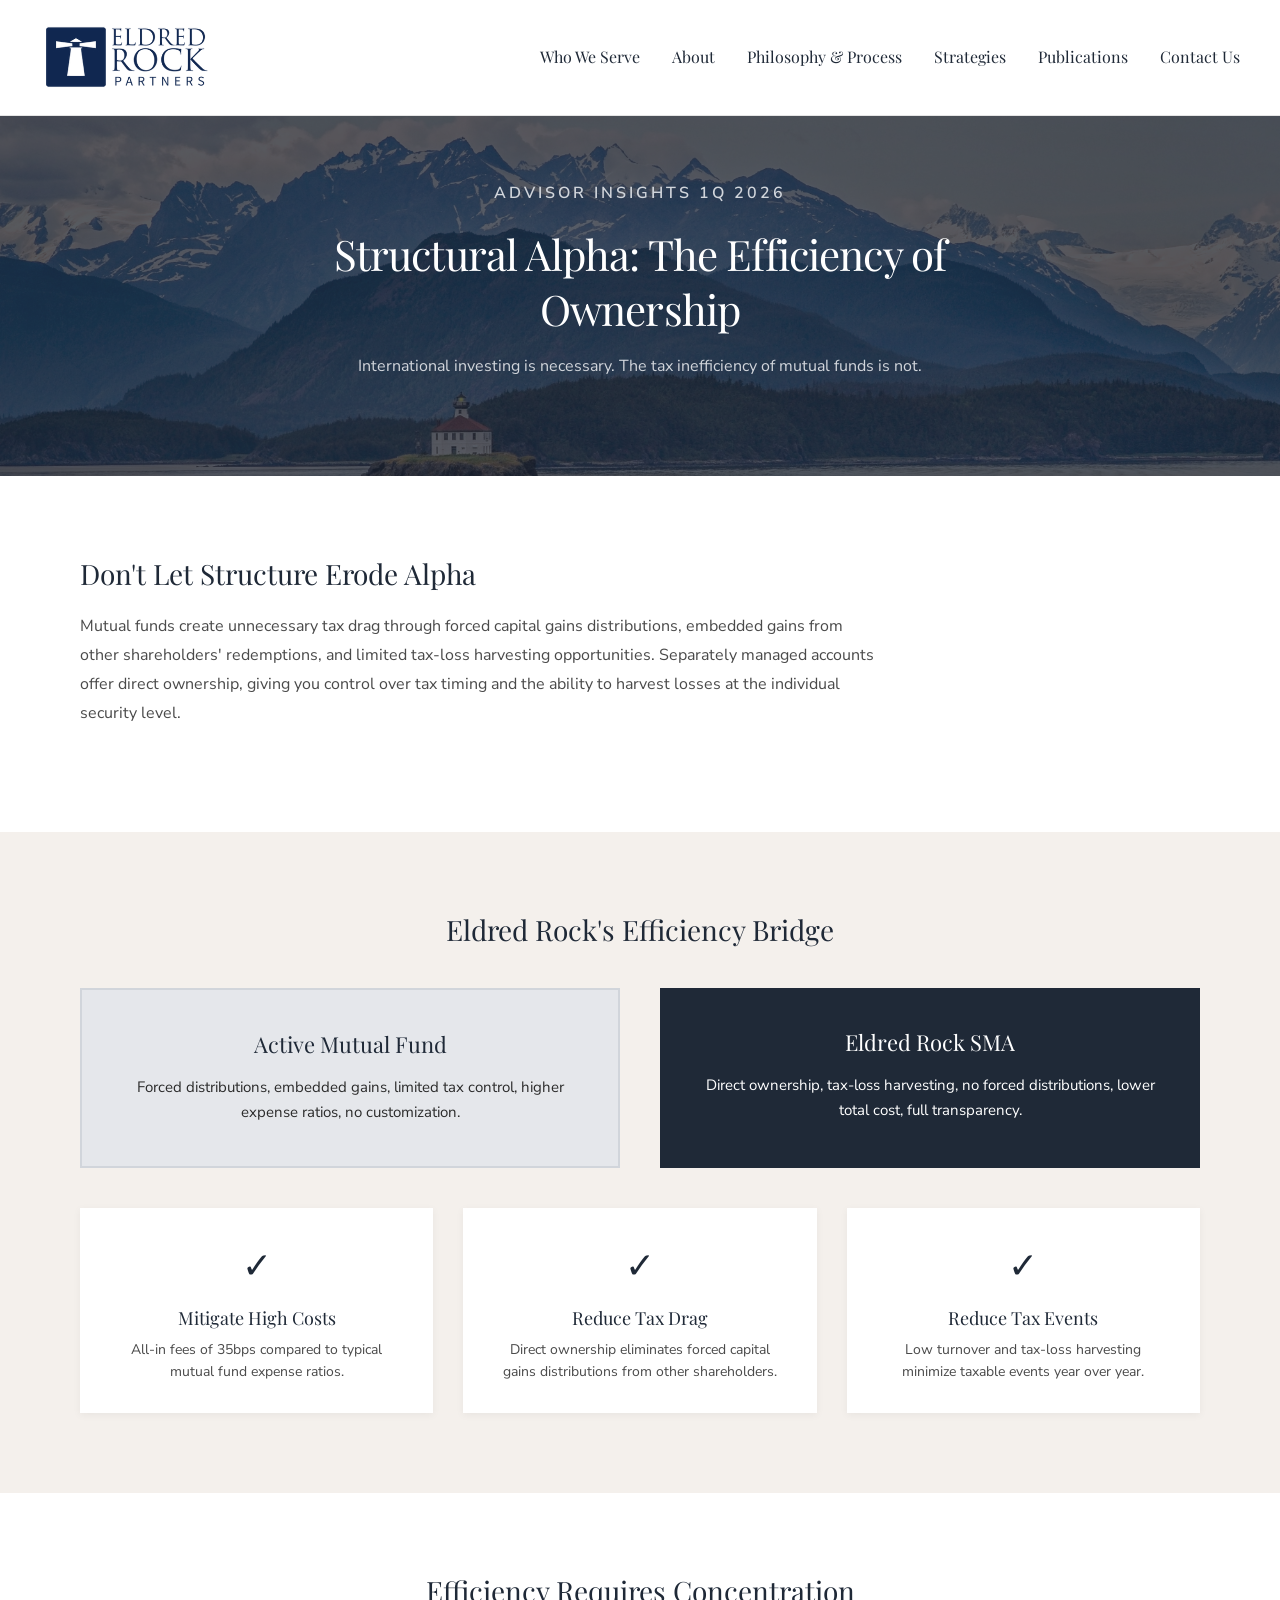
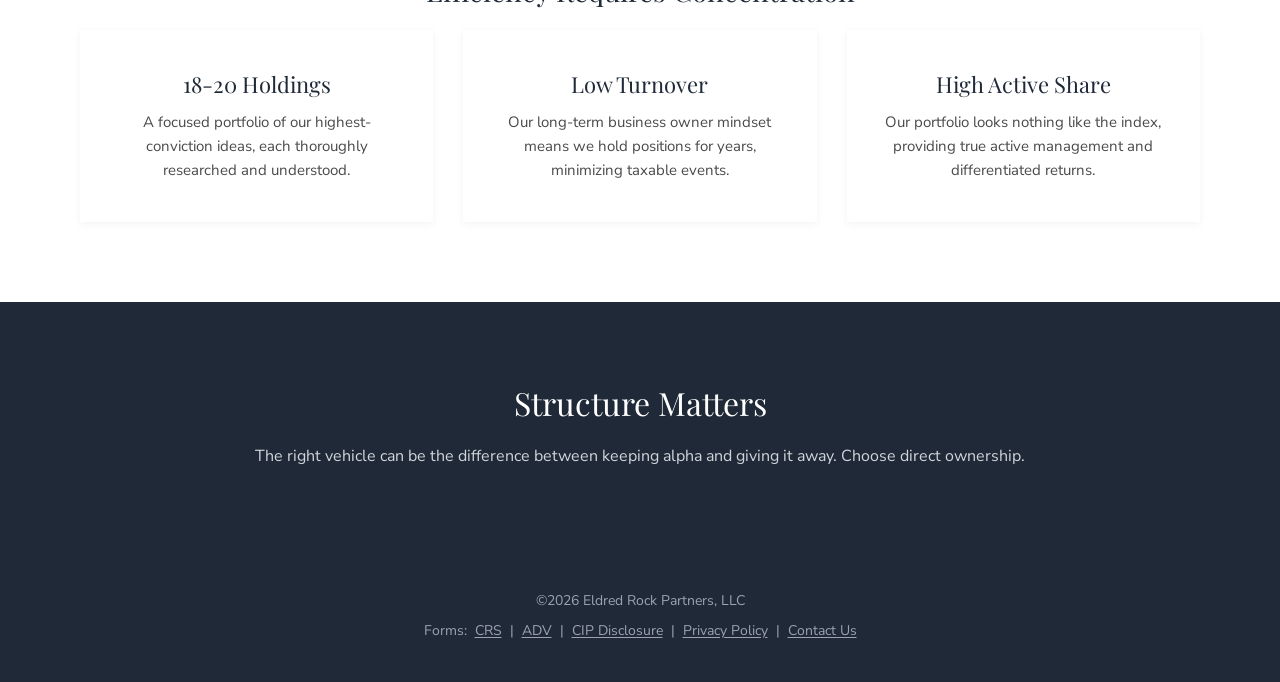
<file: advisorinsights-2026-no3.html>
<!DOCTYPE html>
<html lang="en">
<head>
  <meta charset="UTF-8">
  <meta name="viewport" content="width=device-width, initial-scale=1.0">
  <title>Beyond Asset Allocation | Eldred Rock Partners</title>
  <link href="https://fonts.googleapis.com/css2?family=Nunito+Sans:ital,wght@0,200;0,300;0,400;0,600;0,700;0,800;1,300;1,400&family=Playfair+Display:ital,wght@0,400;0,500;0,600;0,700;1,400;1,500;1,600;1,700&display=swap" rel="stylesheet">
  <link rel="stylesheet" href="css/styles.css">
  <style>
    /* Page-specific styles */
    .sec-title{font-family:'Playfair Display',serif;font-size:28px;color:#1f2937;margin-bottom:20px}
    .sec-text{font-size:16px;color:#4a4a4a;line-height:1.8;max-width:800px;margin-bottom:24px}

    .compare{display:grid;grid-template-columns:1fr 1fr;gap:40px;margin-top:40px}
    .compare-card{padding:40px;text-align:center}
    .compare-card--muted{background:#e5e7eb;border:2px solid #d1d5db}
    .compare-card--highlight{background:#1f2937;color:#fff}
    .compare-card h4{font-family:'Playfair Display',serif;font-size:22px;margin-bottom:16px}
    .compare-card--highlight h4,.compare-card--highlight p{color:#fff}
    .compare-card p{font-size:15px;line-height:1.7}

    .checks{display:grid;grid-template-columns:repeat(3,1fr);gap:30px;margin-top:40px}
    .check{text-align:center;padding:30px;background:#fff;box-shadow:0 2px 8px rgba(0,0,0,.05)}
    .check-icon{font-size:36px;color:#1f2937;margin-bottom:12px}
    .check h4{font-family:'Playfair Display',serif;font-size:18px;color:#1f2937;margin-bottom:8px}
    .check p{font-size:14px;color:#4a4a4a;line-height:1.6}

    .cards3{display:grid;grid-template-columns:repeat(3,1fr);gap:30px}
    .card3{background:#fff;padding:40px 30px;text-align:center;box-shadow:0 2px 8px rgba(0,0,0,.05)}
    .card3 h4{font-family:'Playfair Display',serif;font-size:22px;color:#1f2937;margin-bottom:12px}
    .card3 p{font-size:15px;color:#4a4a4a;line-height:1.6}

    .cta{text-align:center;padding:80px 40px}
    .cta h2{font-family:'Playfair Display',serif;font-size:32px;color:#fff;margin-bottom:20px}
    .cta p{color:#d1d5db;font-size:16px}

    @media(max-width:768px){.compare,.checks,.cards3{grid-template-columns:1fr}}
  </style>
</head>
<body>
  <header class="header"><div class="header__inner"><a href="index.html" class="header__logo"><img src="images/logo.png" alt="Eldred Rock Partners Logo"></a><nav class="header__nav"><div class="header__nav-item"><a href="#" class="header__nav-link">Who We Serve</a><div class="header__dropdown"><a href="hnwpartners.html">Individuals &amp; Foundations</a><a href="riapartners.html">Advisors &amp; Family Offices</a><a href="institutionalpartners.html">Institutional Investors</a></div></div><div class="header__nav-item"><a href="about.html" class="header__nav-link">About</a></div><div class="header__nav-item"><a href="our-philosophy.html" class="header__nav-link">Philosophy &amp; Process</a></div><div class="header__nav-item"><a href="strategies.html" class="header__nav-link">Strategies</a><div class="header__dropdown"><a href="us-value.html">US Value</a><a href="intl-value.html">International Value</a><a href="privatecapital.html">Eldred Rock Private Capital</a></div></div><div class="header__nav-item"><a href="publications.html" class="header__nav-link">Publications</a></div><div class="header__nav-item"><a href="contact.html" class="header__nav-link">Contact Us</a></div></nav><button class="header__mobile-toggle" aria-label="Toggle navigation"><span></span><span></span><span></span></button></div></header>

  <section class="hero hero--short">
    <img src="images/hero-lighthouse.jpg" alt="Eldred Rock Lighthouse" class="hero__bg">
    <div class="hero__overlay hero__overlay--dark"></div>
    <div class="hero__content">
      <p class="hero__label">Advisor Insights 1Q 2026</p>
      <h1>Structural Alpha: The Efficiency of Ownership</h1>
      <p class="hero__sub">International investing is necessary. The tax inefficiency of mutual funds is not.</p>
    </div>
  </section>

  <section class="section section--white">
    <div class="container fade-in">
      <h2 class="sec-title">Don't Let Structure Erode Alpha</h2>
      <p class="sec-text">Mutual funds create unnecessary tax drag through forced capital gains distributions, embedded gains from other shareholders' redemptions, and limited tax-loss harvesting opportunities. Separately managed accounts offer direct ownership, giving you control over tax timing and the ability to harvest losses at the individual security level.</p>
    </div>
  </section>

  <section class="section section--light">
    <div class="container fade-in">
      <h2 class="sec-title" style="text-align:center">Eldred Rock's Efficiency Bridge</h2>
      <div class="compare">
        <div class="compare-card compare-card--muted">
          <h4>Active Mutual Fund</h4>
          <p>Forced distributions, embedded gains, limited tax control, higher expense ratios, no customization.</p>
        </div>
        <div class="compare-card compare-card--highlight">
          <h4>Eldred Rock SMA</h4>
          <p>Direct ownership, tax-loss harvesting, no forced distributions, lower total cost, full transparency.</p>
        </div>
      </div>
      <div class="checks">
        <div class="check"><div class="check-icon">&#10003;</div><h4>Mitigate High Costs</h4><p>All-in fees of 35bps compared to typical mutual fund expense ratios.</p></div>
        <div class="check"><div class="check-icon">&#10003;</div><h4>Reduce Tax Drag</h4><p>Direct ownership eliminates forced capital gains distributions from other shareholders.</p></div>
        <div class="check"><div class="check-icon">&#10003;</div><h4>Reduce Tax Events</h4><p>Low turnover and tax-loss harvesting minimize taxable events year over year.</p></div>
      </div>
    </div>
  </section>

  <section class="section section--white">
    <div class="container fade-in">
      <h2 class="sec-title" style="text-align:center">Efficiency Requires Concentration</h2>
      <div class="cards3">
        <div class="card3"><h4>18-20 Holdings</h4><p>A focused portfolio of our highest-conviction ideas, each thoroughly researched and understood.</p></div>
        <div class="card3"><h4>Low Turnover</h4><p>Our long-term business owner mindset means we hold positions for years, minimizing taxable events.</p></div>
        <div class="card3"><h4>High Active Share</h4><p>Our portfolio looks nothing like the index, providing true active management and differentiated returns.</p></div>
      </div>
    </div>
  </section>

  <section class="section section--dark cta">
    <div class="fade-in">
      <h2>Structure Matters</h2>
      <p>The right vehicle can be the difference between keeping alpha and giving it away. Choose direct ownership.</p>
    </div>
  </section>

  <footer class="footer"><div class="container"><p class="footer__copyright">&copy;2026 Eldred Rock Partners, LLC</p><div class="footer__links"><span>Forms:</span> <a href="files/CRS.pdf">CRS</a> | <a href="files/ADV.pdf">ADV</a> | <a href="files/CIP-Disclosure.pdf">CIP Disclosure</a> | <a href="files/Privacy-Policy.pdf">Privacy Policy</a> | <a href="contact.html">Contact Us</a></div></div></footer>
  <script src="js/main.js"></script>
</body>
</html>
</file>
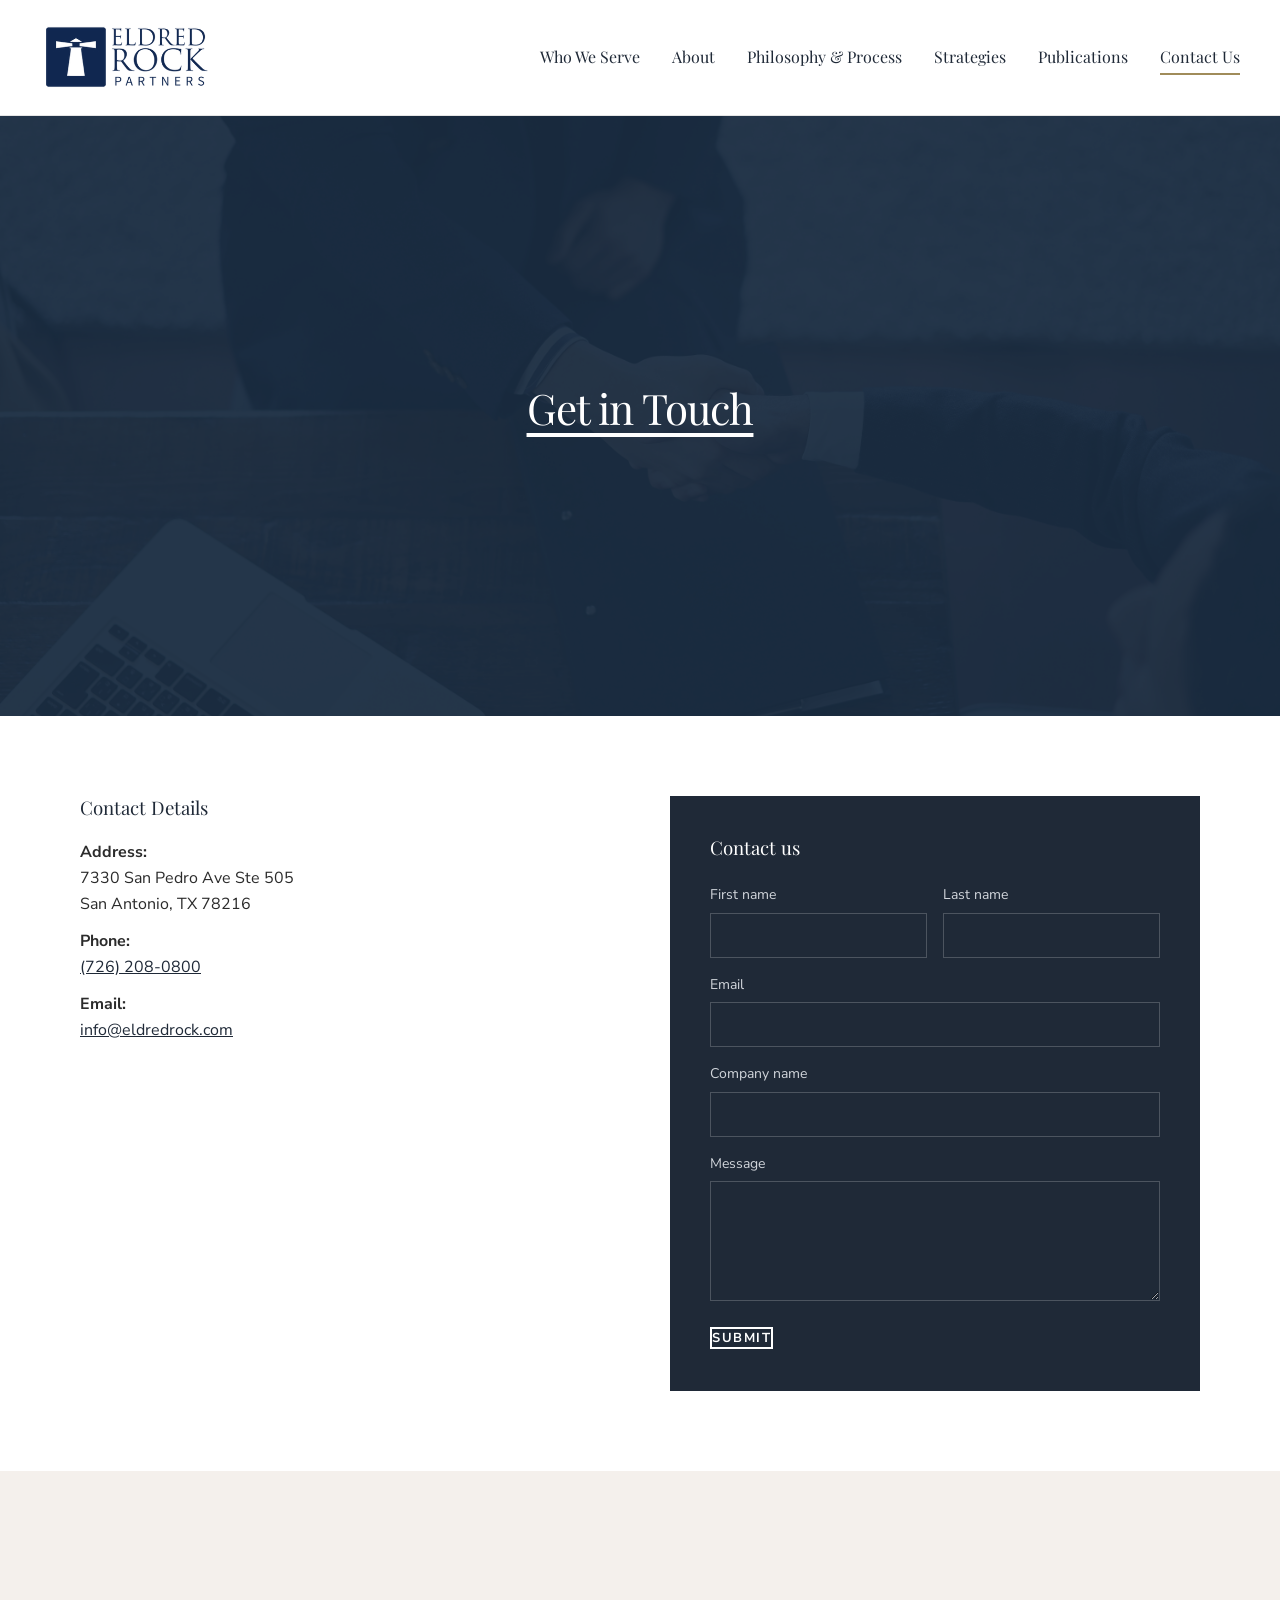
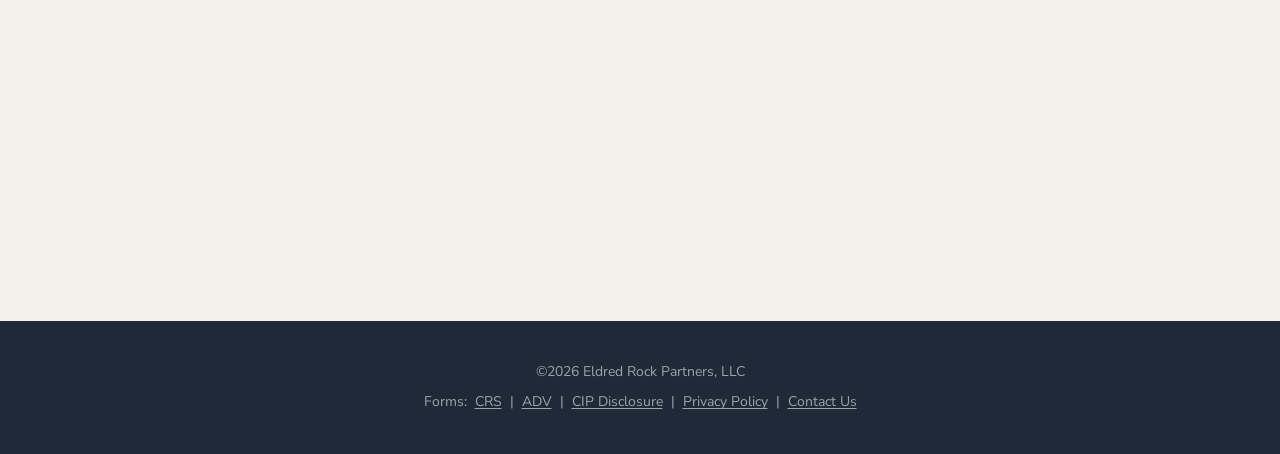
<file: contact.html>
<!DOCTYPE html>
<html lang="en">
<head>
  <meta charset="UTF-8">
  <meta name="viewport" content="width=device-width, initial-scale=1.0">
  <meta name="description" content="Contact Eldred Rock Partners. Reach out to our team in San Antonio, Texas.">
  <title>Contact Us | Eldred Rock Partners</title>
  <link href="https://fonts.googleapis.com/css2?family=Nunito+Sans:ital,wght@0,200;0,300;0,400;0,600;0,700;0,800;1,300;1,400&family=Playfair+Display:ital,wght@0,400;0,500;0,600;0,700;1,400;1,500;1,600;1,700&display=swap" rel="stylesheet">
  <link rel="stylesheet" href="css/styles.css">
  <style>
    /* Page-specific: Hero underline */
    .hero__content h1{text-decoration:underline;text-underline-offset:8px}

    /* Page-specific: Contact info details */
    .contact-info h3{margin-bottom:20px}
    .contact-info p{margin-bottom:12px}
    .contact-info a{color:var(--navy);text-decoration:underline}

    /* Page-specific: Submit button variant */
    .btn--submit{background:var(--navy);color:#fff;border:2px solid #fff}
    .btn--submit:hover{background:var(--navy-light)}

    /* Page-specific: Map section */
    .map-section{padding:0}
  </style>
</head>
<body>

  <!-- HEADER -->
  <header class="header">
    <div class="header__inner">
      <a href="index.html" class="header__logo"><img src="images/logo.png" alt="Eldred Rock Partners Logo"></a>
      <nav class="header__nav">
        <div class="header__nav-item">
          <a href="#" class="header__nav-link">Who We Serve</a>
          <div class="header__dropdown">
            <a href="hnwpartners.html">Individuals &amp; Foundations</a>
            <a href="riapartners.html">Advisors &amp; Family Offices</a>
            <a href="institutionalpartners.html">Institutional Investors</a>
          </div>
        </div>
        <div class="header__nav-item"><a href="about.html" class="header__nav-link">About</a></div>
        <div class="header__nav-item"><a href="our-philosophy.html" class="header__nav-link">Philosophy &amp; Process</a></div>
        <div class="header__nav-item">
          <a href="strategies.html" class="header__nav-link">Strategies</a>
          <div class="header__dropdown">
            <a href="us-value.html">US Value</a>
            <a href="intl-value.html">International Value</a>
            <a href="privatecapital.html">Eldred Rock Private Capital</a>
          </div>
        </div>
        <div class="header__nav-item"><a href="publications.html" class="header__nav-link">Publications</a></div>
        <div class="header__nav-item"><a href="contact.html" class="header__nav-link header__nav-link--active">Contact Us</a></div>
      </nav>
      <button class="header__mobile-toggle" aria-label="Toggle navigation"><span></span><span></span><span></span></button>
    </div>
  </header>

  <!-- HERO SECTION -->
  <section class="hero">
    <img src="images/business-handshake.jpg" alt="Business handshake" class="hero__bg">
    <div class="hero__overlay hero__overlay--dark"></div>
    <div class="hero__content">
      <h1>Get in Touch</h1>
    </div>
  </section>

  <!-- CONTACT SECTION -->
  <section class="section section--white">
    <div class="container fade-in">
      <div class="contact-grid">
        <!-- Left Column - Contact Details -->
        <div class="contact-info">
          <h3>Contact Details</h3>
          <p><strong>Address:</strong><br>
            7330 San Pedro Ave Ste 505<br>
            San Antonio, TX 78216
          </p>
          <p><strong>Phone:</strong><br>
            <a href="tel:7262080800">(726) 208-0800</a>
          </p>
          <p><strong>Email:</strong><br>
            <a href="mailto:info@eldredrock.com">info@eldredrock.com</a>
          </p>
        </div>

        <!-- Right Column - Contact Form -->
        <div class="contact-form">
          <h3>Contact us</h3>
          <form>
            <div class="form-row">
              <div class="form-group">
                <label for="first-name">First name</label>
                <input type="text" id="first-name" name="first-name" required>
              </div>
              <div class="form-group">
                <label for="last-name">Last name</label>
                <input type="text" id="last-name" name="last-name" required>
              </div>
            </div>
            <div class="form-group">
              <label for="email">Email</label>
              <input type="email" id="email" name="email" required>
            </div>
            <div class="form-group">
              <label for="company">Company name</label>
              <input type="text" id="company" name="company">
            </div>
            <div class="form-group">
              <label for="message">Message</label>
              <textarea id="message" name="message" required></textarea>
            </div>
            <button type="submit" class="btn btn--submit">Submit</button>
          </form>
        </div>
      </div>
    </div>
  </section>

  <!-- MAP SECTION -->
  <section class="map-section">
    <iframe
      src="https://www.google.com/maps/embed?pb=!1m18!1m12!1m3!1d3472.0!2d-98.4946!3d29.5094!2m3!1f0!2f0!3f0!3m2!1i1024!2i768!4f13.1!3m3!1m2!1s0x865c5f1b1b1b1b1b%3A0x1234567890abcdef!2s7330+San+Pedro+Ave+Ste+505%2C+San+Antonio%2C+TX+78216!5e0!3m2!1sen!2sus!4v1700000000000"
      width="100%"
      height="450"
      style="border:0;display:block;"
      allowfullscreen=""
      loading="lazy"
      referrerpolicy="no-referrer-when-downgrade"
      title="Eldred Rock Partners Office Location">
    </iframe>
  </section>

  <!-- FOOTER -->
  <footer class="footer">
    <div class="container">
      <p class="footer__copyright">&copy;2026 Eldred Rock Partners, LLC</p>
      <div class="footer__links">
        <span>Forms:</span>
        <a href="files/CRS.pdf">CRS</a> |
        <a href="files/ADV.pdf">ADV</a> |
        <a href="files/CIP-Disclosure.pdf">CIP Disclosure</a> |
        <a href="files/Privacy-Policy.pdf">Privacy Policy</a> |
        <a href="contact.html">Contact Us</a>
      </div>
    </div>
  </footer>

  <script src="js/main.js"></script>
</body>
</html>
</file>
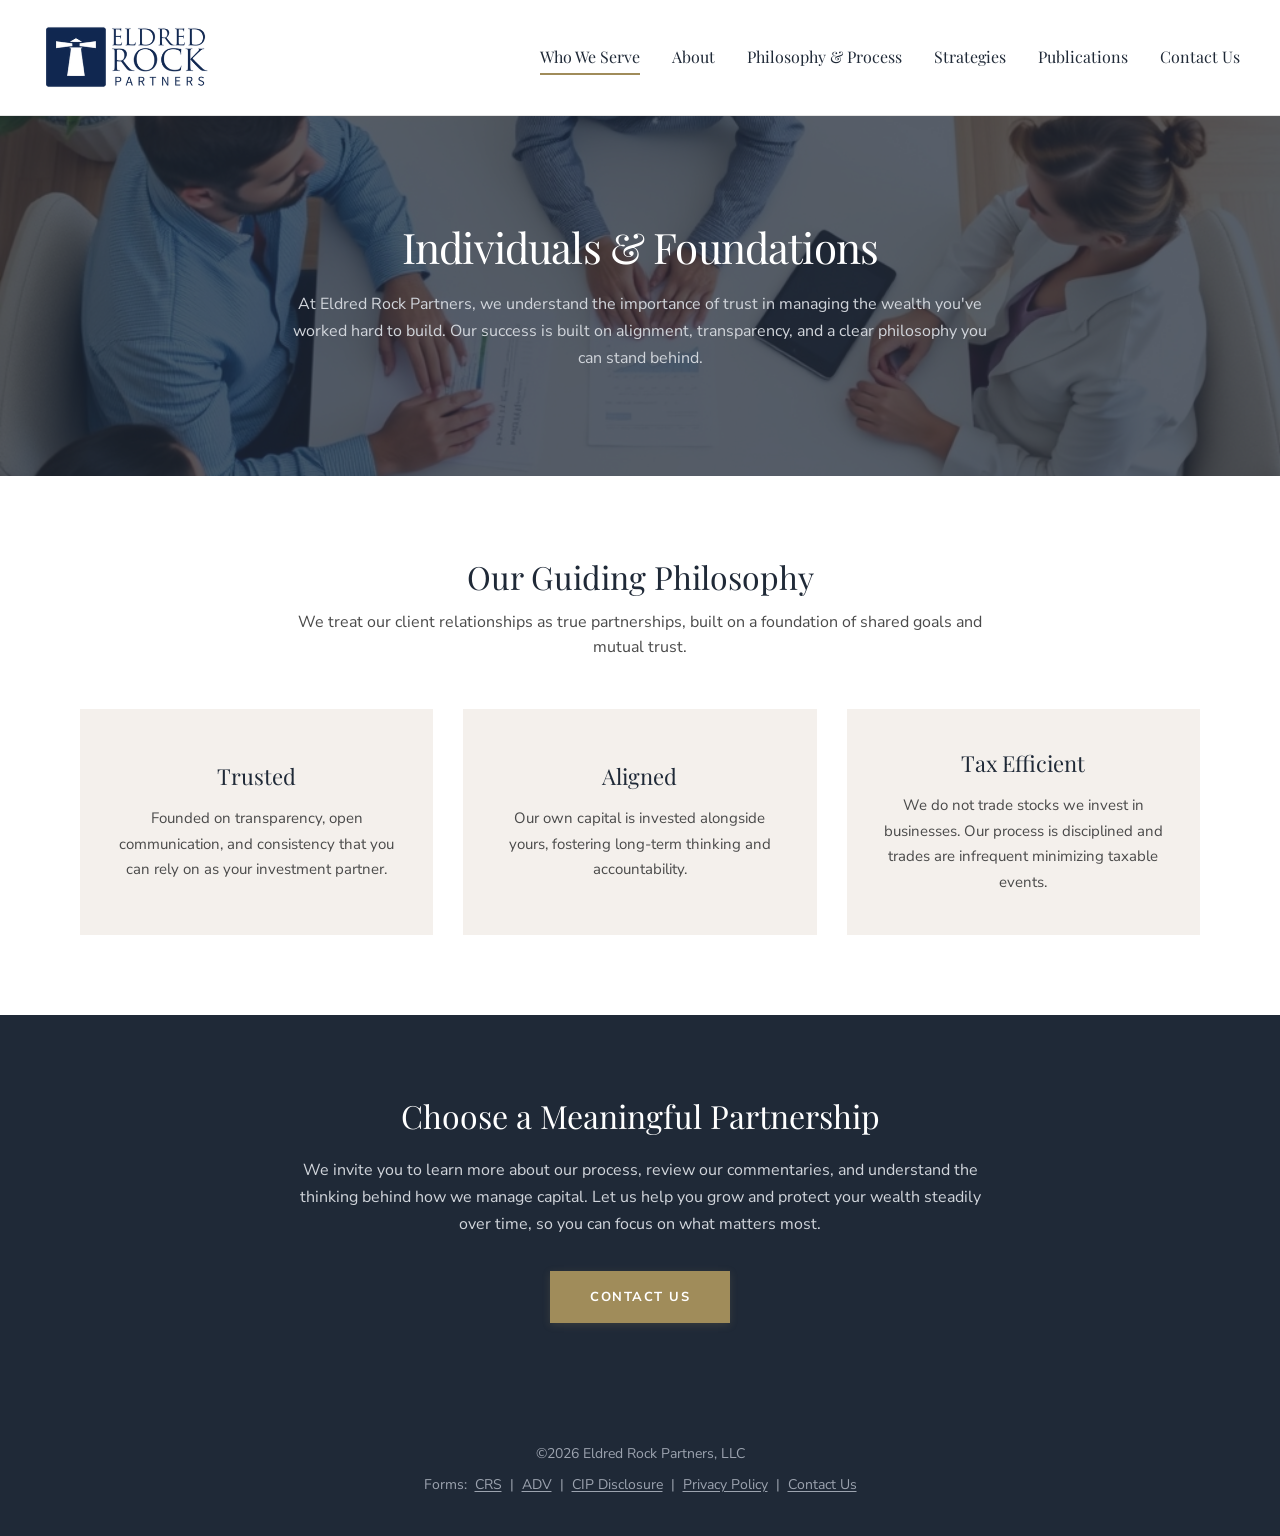
<file: hnwpartners.html>
<!DOCTYPE html>
<html lang="en">
<head>
  <meta charset="UTF-8">
  <meta name="viewport" content="width=device-width, initial-scale=1.0">
  <title>Individuals &amp; Foundations | Eldred Rock Partners</title>
  <link href="https://fonts.googleapis.com/css2?family=Nunito+Sans:ital,wght@0,200;0,300;0,400;0,600;0,700;0,800;1,300;1,400&family=Playfair+Display:ital,wght@0,400;0,500;0,600;0,700;1,400;1,500;1,600;1,700&display=swap" rel="stylesheet">
  <link rel="stylesheet" href="css/styles.css">
  <style>
    /* Guiding Philosophy */
    .philosophy{padding:var(--section-md) 0;background:var(--white)}
    .philosophy__title{font-family:var(--font-heading);font-size:32px;color:var(--navy);text-align:center;margin-bottom:12px}
    .philosophy__sub{font-size:16px;color:var(--text-body);text-align:center;max-width:700px;margin:0 auto 48px}
    .philosophy__cards{display:grid;grid-template-columns:repeat(3,1fr);gap:30px}
    .phil-card{background:var(--cream);padding:40px 30px;text-align:center;display:flex;flex-direction:column;align-items:center;justify-content:center;min-height:200px}
    .phil-card h3{font-family:var(--font-heading);font-size:22px;color:var(--navy);margin-bottom:16px}
    .phil-card p{font-size:15px;line-height:1.7;color:var(--text-body)}

    /* CTA */
    .cta{padding:var(--section-md) 0;background:var(--navy);text-align:center}
    .cta h2{font-family:var(--font-heading);font-size:32px;color:var(--white);margin-bottom:20px}
    .cta p{font-size:16px;color:var(--border-light);max-width:700px;margin:0 auto;line-height:1.7}

    @media(max-width:768px){
      .philosophy__cards{grid-template-columns:1fr}
    }
  </style>
</head>
<body>

  <header class="header">
    <div class="header__inner">
      <a href="index.html" class="header__logo"><img src="images/logo.png" alt="Eldred Rock Partners Logo"></a>
      <nav class="header__nav">
        <div class="header__nav-item">
          <a href="#" class="header__nav-link header__nav-link--active">Who We Serve</a>
          <div class="header__dropdown">
            <a href="hnwpartners.html">Individuals &amp; Foundations</a>
            <a href="riapartners.html">Advisors &amp; Family Offices</a>
            <a href="institutionalpartners.html">Institutional Investors</a>
          </div>
        </div>
        <div class="header__nav-item"><a href="about.html" class="header__nav-link">About</a></div>
        <div class="header__nav-item"><a href="our-philosophy.html" class="header__nav-link">Philosophy &amp; Process</a></div>
        <div class="header__nav-item">
          <a href="strategies.html" class="header__nav-link">Strategies</a>
          <div class="header__dropdown">
            <a href="us-value.html">US Value</a>
            <a href="intl-value.html">International Value</a>
            <a href="privatecapital.html">Eldred Rock Private Capital</a>
          </div>
        </div>
        <div class="header__nav-item"><a href="publications.html" class="header__nav-link">Publications</a></div>
        <div class="header__nav-item"><a href="contact.html" class="header__nav-link">Contact Us</a></div>
      </nav>
      <button class="header__mobile-toggle" aria-label="Toggle navigation"><span></span><span></span><span></span></button>
    </div>
  </header>

  <section class="hero hero--short">
    <img src="images/generational-advice.jpg" alt="Generational Advice" class="hero__bg">
    <div class="hero__overlay hero__overlay--dark"></div>
    <div class="hero__content">
      <h1>Individuals &amp; Foundations</h1>
      <p>At Eldred Rock Partners, we understand the importance of trust in managing the wealth you've worked hard to build. Our success is built on alignment, transparency, and a clear philosophy you can stand behind.</p>
    </div>
  </section>

  <section class="philosophy">
    <div class="container fade-in">
      <h2 class="philosophy__title">Our Guiding Philosophy</h2>
      <p class="philosophy__sub">We treat our client relationships as true partnerships, built on a foundation of shared goals and mutual trust.</p>
      <div class="philosophy__cards">
        <div class="phil-card">
          <h3>Trusted</h3>
          <p>Founded on transparency, open communication, and consistency that you can rely on as your investment partner.</p>
        </div>
        <div class="phil-card">
          <h3>Aligned</h3>
          <p>Our own capital is invested alongside yours, fostering long-term thinking and accountability.</p>
        </div>
        <div class="phil-card">
          <h3>Tax Efficient</h3>
          <p>We do not trade stocks we invest in businesses. Our process is disciplined and trades are infrequent minimizing taxable events.</p>
        </div>
      </div>
    </div>
  </section>

  <section class="cta">
    <div class="container fade-in">
      <h2>Choose a Meaningful Partnership</h2>
      <p>We invite you to learn more about our process, review our commentaries, and understand the thinking behind how we manage capital. Let us help you grow and protect your wealth steadily over time, so you can focus on what matters most.</p>
      <a href="contact.html" class="btn btn--primary" style="margin-top:32px;">Contact Us</a>
    </div>
  </section>

  <footer class="footer">
    <div class="container">
      <p class="footer__copyright">&copy;2026 Eldred Rock Partners, LLC</p>
      <div class="footer__links">
        <span>Forms:</span>
        <a href="files/CRS.pdf">CRS</a> |
        <a href="files/ADV.pdf">ADV</a> |
        <a href="files/CIP-Disclosure.pdf">CIP Disclosure</a> |
        <a href="files/Privacy-Policy.pdf">Privacy Policy</a> |
        <a href="contact.html">Contact Us</a>
      </div>
    </div>
  </footer>

  <script src="js/main.js"></script>
</body>
</html>
</file>
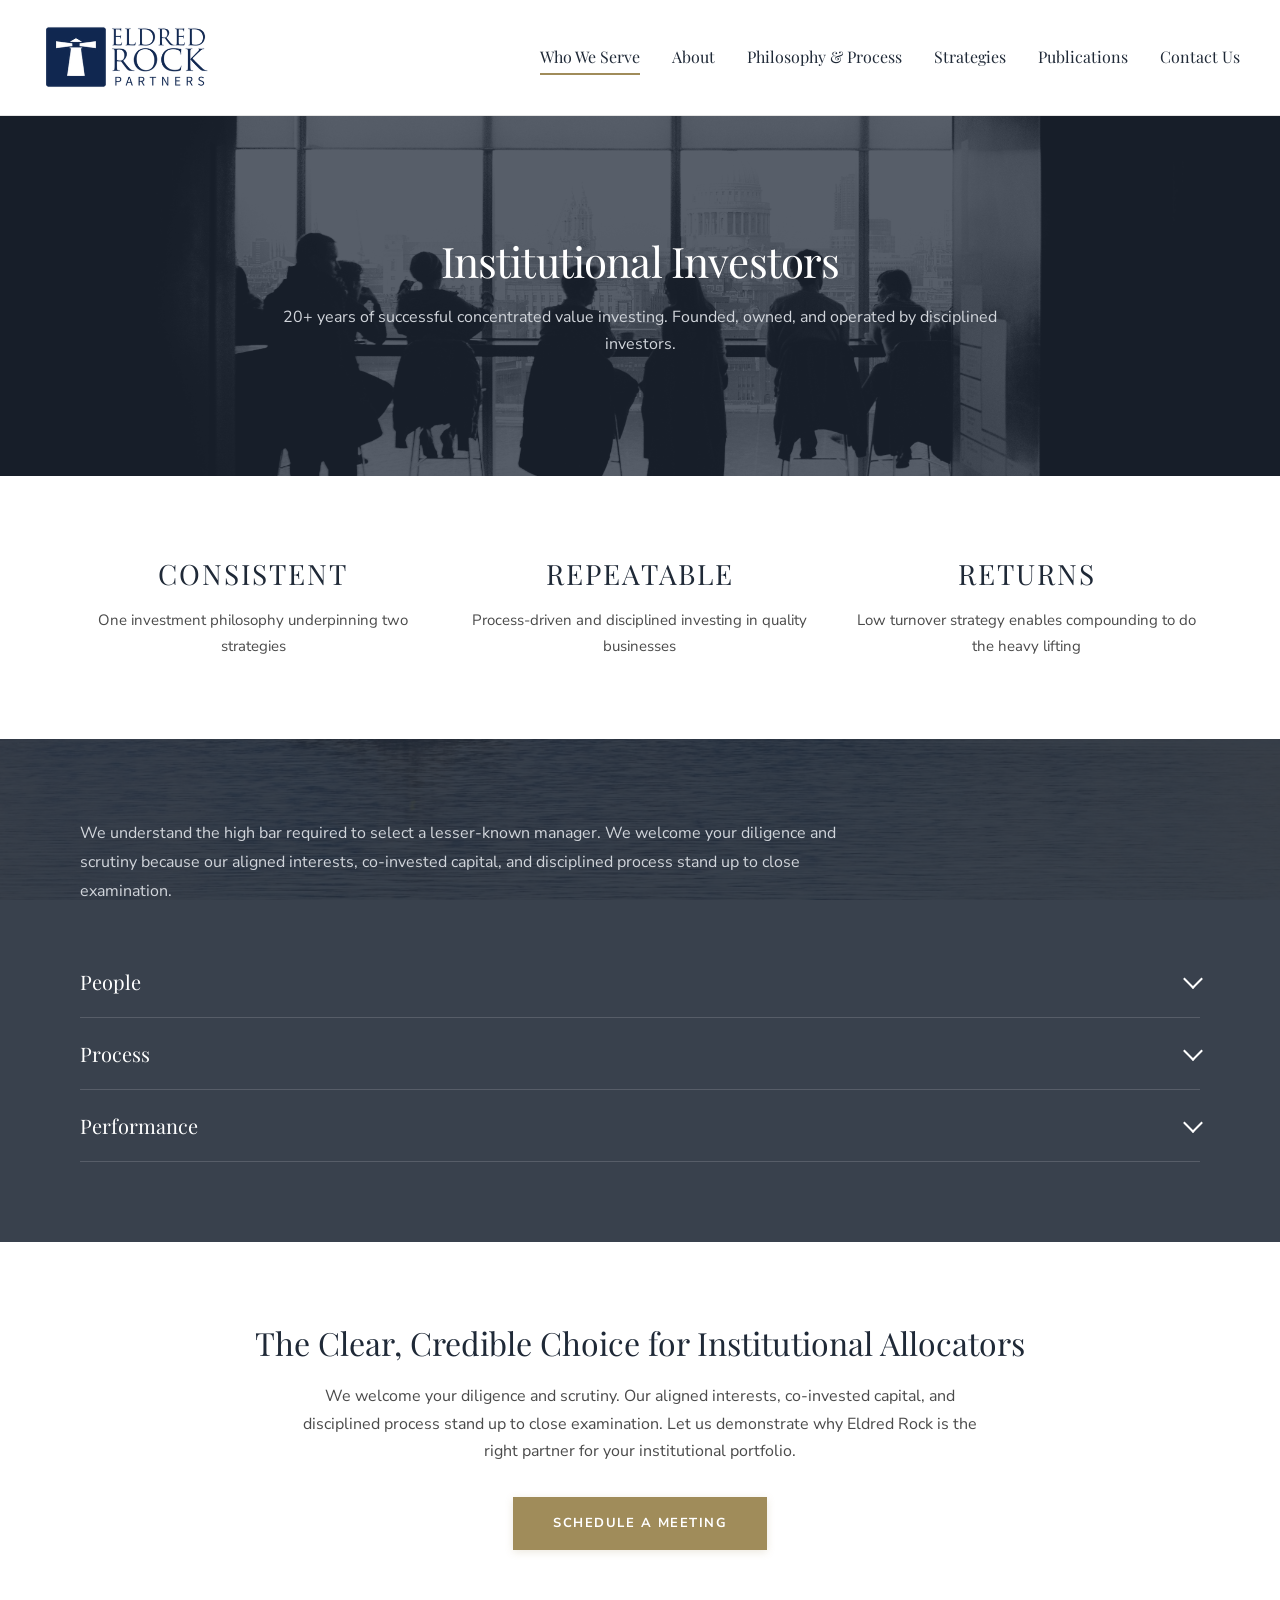
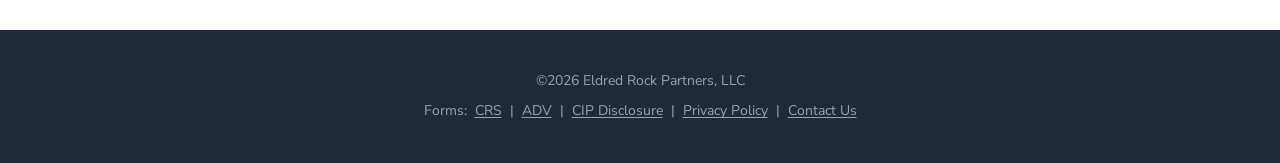
<file: institutionalpartners.html>
<!DOCTYPE html>
<html lang="en">
<head>
  <meta charset="UTF-8">
  <meta name="viewport" content="width=device-width, initial-scale=1.0">
  <title>Institutional Investors | Eldred Rock Partners</title>
  <link href="https://fonts.googleapis.com/css2?family=Nunito+Sans:ital,wght@0,200;0,300;0,400;0,600;0,700;0,800;1,300;1,400&family=Playfair+Display:ital,wght@0,400;0,500;0,600;0,700;1,400;1,500;1,600;1,700&display=swap" rel="stylesheet">
  <link rel="stylesheet" href="css/styles.css">
  <style>
    /* Pillars */
    .pillars{padding:var(--section-md) 0;background:var(--white)}

    /* Closing */
    .closing{padding:var(--section-md) 0;background:var(--white);text-align:center}
    .closing h2{font-family:var(--font-heading);font-size:32px;color:var(--navy);margin-bottom:20px}
    .closing p{font-size:16px;color:var(--text-body);max-width:700px;margin:0 auto;line-height:1.7}

    @media(max-width:768px){
      .pillars__grid{grid-template-columns:1fr}
    }
  </style>
</head>
<body>

  <header class="header">
    <div class="header__inner">
      <a href="index.html" class="header__logo"><img src="images/logo.png" alt="Eldred Rock Partners Logo"></a>
      <nav class="header__nav">
        <div class="header__nav-item">
          <a href="#" class="header__nav-link header__nav-link--active">Who We Serve</a>
          <div class="header__dropdown">
            <a href="hnwpartners.html">Individuals &amp; Foundations</a>
            <a href="riapartners.html">Advisors &amp; Family Offices</a>
            <a href="institutionalpartners.html">Institutional Investors</a>
          </div>
        </div>
        <div class="header__nav-item"><a href="about.html" class="header__nav-link">About</a></div>
        <div class="header__nav-item"><a href="our-philosophy.html" class="header__nav-link">Philosophy &amp; Process</a></div>
        <div class="header__nav-item">
          <a href="strategies.html" class="header__nav-link">Strategies</a>
          <div class="header__dropdown">
            <a href="us-value.html">US Value</a>
            <a href="intl-value.html">International Value</a>
            <a href="privatecapital.html">Eldred Rock Private Capital</a>
          </div>
        </div>
        <div class="header__nav-item"><a href="publications.html" class="header__nav-link">Publications</a></div>
        <div class="header__nav-item"><a href="contact.html" class="header__nav-link">Contact Us</a></div>
      </nav>
      <button class="header__mobile-toggle" aria-label="Toggle navigation"><span></span><span></span><span></span></button>
    </div>
  </header>

  <section class="hero hero--short">
    <img src="images/business-conference.jpg" alt="Business Conference" class="hero__bg">
    <div class="hero__overlay hero__overlay--dark"></div>
    <div class="hero__content">
      <h1>Institutional Investors</h1>
      <p>20+ years of successful concentrated value investing. Founded, owned, and operated by disciplined investors.</p>
    </div>
  </section>

  <section class="pillars">
    <div class="container fade-in">
      <div class="pillars__grid">
        <div class="pillar">
          <h3>Consistent</h3>
          <p>One investment philosophy underpinning two strategies</p>
        </div>
        <div class="pillar">
          <h3>Repeatable</h3>
          <p>Process-driven and disciplined investing in quality businesses</p>
        </div>
        <div class="pillar">
          <h3>Returns</h3>
          <p>Low turnover strategy enables compounding to do the heavy lifting</p>
        </div>
      </div>
    </div>
  </section>

  <section class="accordion-section" style="background-image:url('images/hero-lighthouse.jpg')">
    <div class="accordion-section__overlay"></div>
    <div class="container fade-in">
      <p class="accordion-intro">We understand the high bar required to select a lesser-known manager. We welcome your diligence and scrutiny because our aligned interests, co-invested capital, and disciplined process stand up to close examination.</p>
      <div class="accordion">
        <div class="accordion__item">
          <button class="accordion__header">People</button>
          <div class="accordion__body">
            <p>Our team is a diverse group of generalists, analysts, and portfolio managers with complementary backgrounds and a shared commitment to our disciplined investment process.</p>
          </div>
        </div>
        <div class="accordion__item">
          <button class="accordion__header">Process</button>
          <div class="accordion__body">
            <p>Our investment process is checklist-driven, consistent, and repeatable. We focus on what is knowable and important, applying a disciplined framework to every investment decision.</p>
          </div>
        </div>
        <div class="accordion__item">
          <button class="accordion__header">Performance</button>
          <div class="accordion__body">
            <p>We have delivered competitive risk-adjusted results with stellar rolling 3-, 5-, and 10-year records across our strategies.</p>
          </div>
        </div>
      </div>
    </div>
  </section>

  <section class="closing">
    <div class="container fade-in">
      <h2>The Clear, Credible Choice for Institutional Allocators</h2>
      <p>We welcome your diligence and scrutiny. Our aligned interests, co-invested capital, and disciplined process stand up to close examination. Let us demonstrate why Eldred Rock is the right partner for your institutional portfolio.</p>
      <a href="contact.html" class="btn btn--primary" style="margin-top:32px;">Schedule a Meeting</a>
    </div>
  </section>

  <footer class="footer">
    <div class="container">
      <p class="footer__copyright">&copy;2026 Eldred Rock Partners, LLC</p>
      <div class="footer__links">
        <span>Forms:</span>
        <a href="files/CRS.pdf">CRS</a> |
        <a href="files/ADV.pdf">ADV</a> |
        <a href="files/CIP-Disclosure.pdf">CIP Disclosure</a> |
        <a href="files/Privacy-Policy.pdf">Privacy Policy</a> |
        <a href="contact.html">Contact Us</a>
      </div>
    </div>
  </footer>

  <script src="js/main.js"></script>
</body>
</html>
</file>
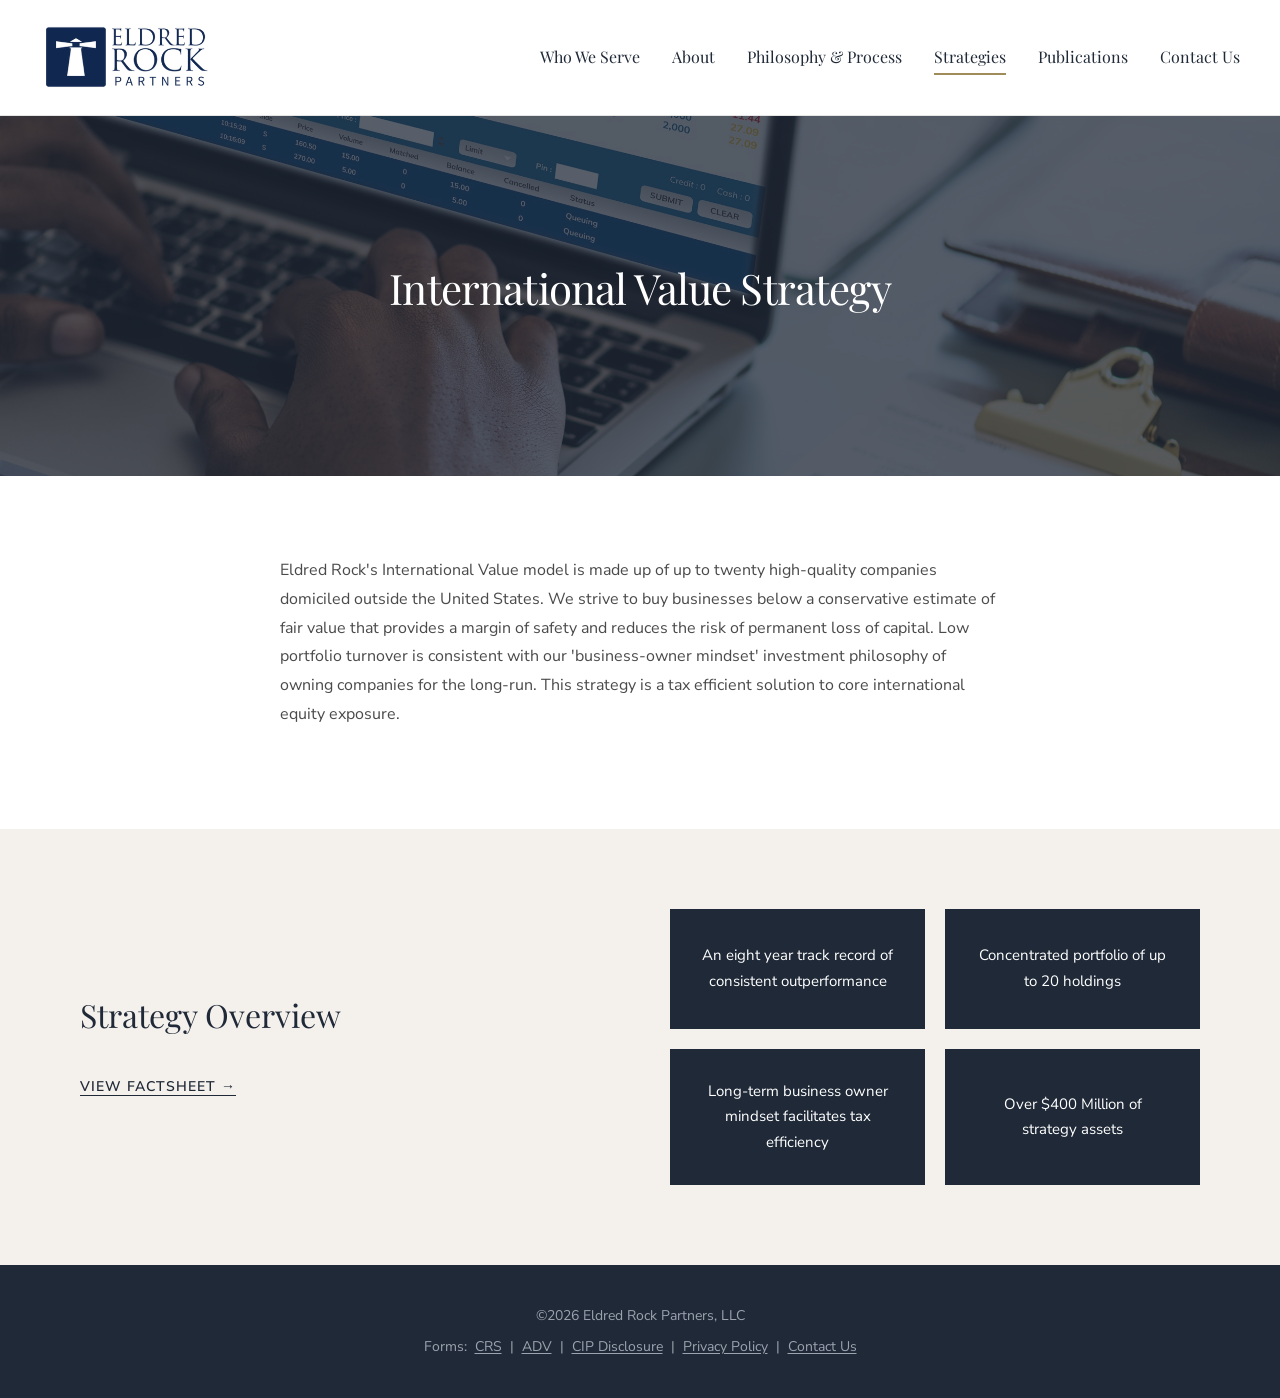
<file: intl-value.html>
<!DOCTYPE html>
<html lang="en">
<head>
  <meta charset="UTF-8">
  <meta name="viewport" content="width=device-width, initial-scale=1.0">
  <meta name="description" content="Eldred Rock Partners International Value Strategy — concentrated, tax-efficient investing in high-quality global businesses.">
  <title>International Value Strategy | Eldred Rock Partners</title>
  <link href="https://fonts.googleapis.com/css2?family=Nunito+Sans:ital,wght@0,200;0,300;0,400;0,600;0,700;0,800;1,300;1,400&family=Playfair+Display:ital,wght@0,400;0,500;0,600;0,700;1,400;1,500;1,600;1,700&display=swap" rel="stylesheet">
  <link rel="stylesheet" href="css/styles.css">
  <style>
    .strategy-overview{padding:var(--section-md) 0}
    .strategy-overview__inner{display:grid;grid-template-columns:1fr 1fr;gap:60px;align-items:center}
    .strategy-overview__text h2{font-size:32px;margin-bottom:24px}
    .strategy-overview__text .factsheet-link{display:inline-block;margin-top:16px;font-size:14px;font-weight:600;text-transform:uppercase;letter-spacing:1px;text-decoration:underline;text-underline-offset:4px;color:var(--navy)}
    .strategy-overview--light{background-color:var(--cream)}
    .strategy-overview--light .strategy-overview__text h2{color:var(--navy)}
    .strategy-desc{max-width:800px;margin:0 auto}
    .strategy-desc p{font-size:16px;line-height:1.8;color:var(--text-body);margin-bottom:20px}
    @media(max-width:768px){.strategy-overview__inner{grid-template-columns:1fr;gap:40px}}
  </style>
</head>
<body>

  <header class="header">
    <div class="header__inner">
      <a href="index.html" class="header__logo"><img src="images/logo.png" alt="Eldred Rock Partners Logo"></a>
      <nav class="header__nav">
        <div class="header__nav-item">
          <a href="#" class="header__nav-link">Who We Serve</a>
          <div class="header__dropdown">
            <a href="hnwpartners.html">Individuals &amp; Foundations</a>
            <a href="riapartners.html">Advisors &amp; Family Offices</a>
            <a href="institutionalpartners.html">Institutional Investors</a>
          </div>
        </div>
        <div class="header__nav-item"><a href="about.html" class="header__nav-link">About</a></div>
        <div class="header__nav-item"><a href="our-philosophy.html" class="header__nav-link">Philosophy &amp; Process</a></div>
        <div class="header__nav-item">
          <a href="strategies.html" class="header__nav-link header__nav-link--active">Strategies</a>
          <div class="header__dropdown">
            <a href="us-value.html">US Value</a>
            <a href="intl-value.html">International Value</a>
            <a href="privatecapital.html">Eldred Rock Private Capital</a>
          </div>
        </div>
        <div class="header__nav-item"><a href="publications.html" class="header__nav-link">Publications</a></div>
        <div class="header__nav-item"><a href="contact.html" class="header__nav-link">Contact Us</a></div>
      </nav>
      <button class="header__mobile-toggle" aria-label="Toggle navigation"><span></span><span></span><span></span></button>
    </div>
  </header>

  <section class="hero hero--short">
    <img src="images/strategies/financial-report.jpg" alt="Financial report analysis" class="hero__bg">
    <div class="hero__overlay hero__overlay--dark"></div>
    <div class="hero__content">
      <h1>International Value Strategy</h1>
    </div>
  </section>

  <section class="section section--white">
    <div class="container fade-in strategy-desc">
      <p>Eldred Rock's International Value model is made up of up to twenty high-quality companies domiciled outside the United States. We strive to buy businesses below a conservative estimate of fair value that provides a margin of safety and reduces the risk of permanent loss of capital. Low portfolio turnover is consistent with our 'business-owner mindset' investment philosophy of owning companies for the long-run. This strategy is a tax efficient solution to core international equity exposure.</p>
    </div>
  </section>

  <section class="strategy-overview strategy-overview--light">
    <div class="container fade-in">
      <div class="strategy-overview__inner">
        <div class="strategy-overview__text">
          <h2>Strategy Overview</h2>
          <a href="files/International-Value-Factsheet.pdf" class="factsheet-link" target="_blank">View Factsheet &rarr;</a>
        </div>
        <div class="overview-grid">
          <div class="overview-card overview-card--dark">An eight year track record of consistent outperformance</div>
          <div class="overview-card overview-card--dark">Concentrated portfolio of up to 20 holdings</div>
          <div class="overview-card overview-card--dark">Long-term business owner mindset facilitates tax efficiency</div>
          <div class="overview-card overview-card--dark">Over $400 Million of strategy assets</div>
        </div>
      </div>
    </div>
  </section>

  <footer class="footer">
    <div class="container">
      <p class="footer__copyright">&copy;2026 Eldred Rock Partners, LLC</p>
      <div class="footer__links">
        <span>Forms:</span>
        <a href="files/CRS.pdf">CRS</a> |
        <a href="files/ADV.pdf">ADV</a> |
        <a href="files/CIP-Disclosure.pdf">CIP Disclosure</a> |
        <a href="files/Privacy-Policy.pdf">Privacy Policy</a> |
        <a href="contact.html">Contact Us</a>
      </div>
    </div>
  </footer>

  <script src="js/main.js"></script>
</body>
</html>
</file>
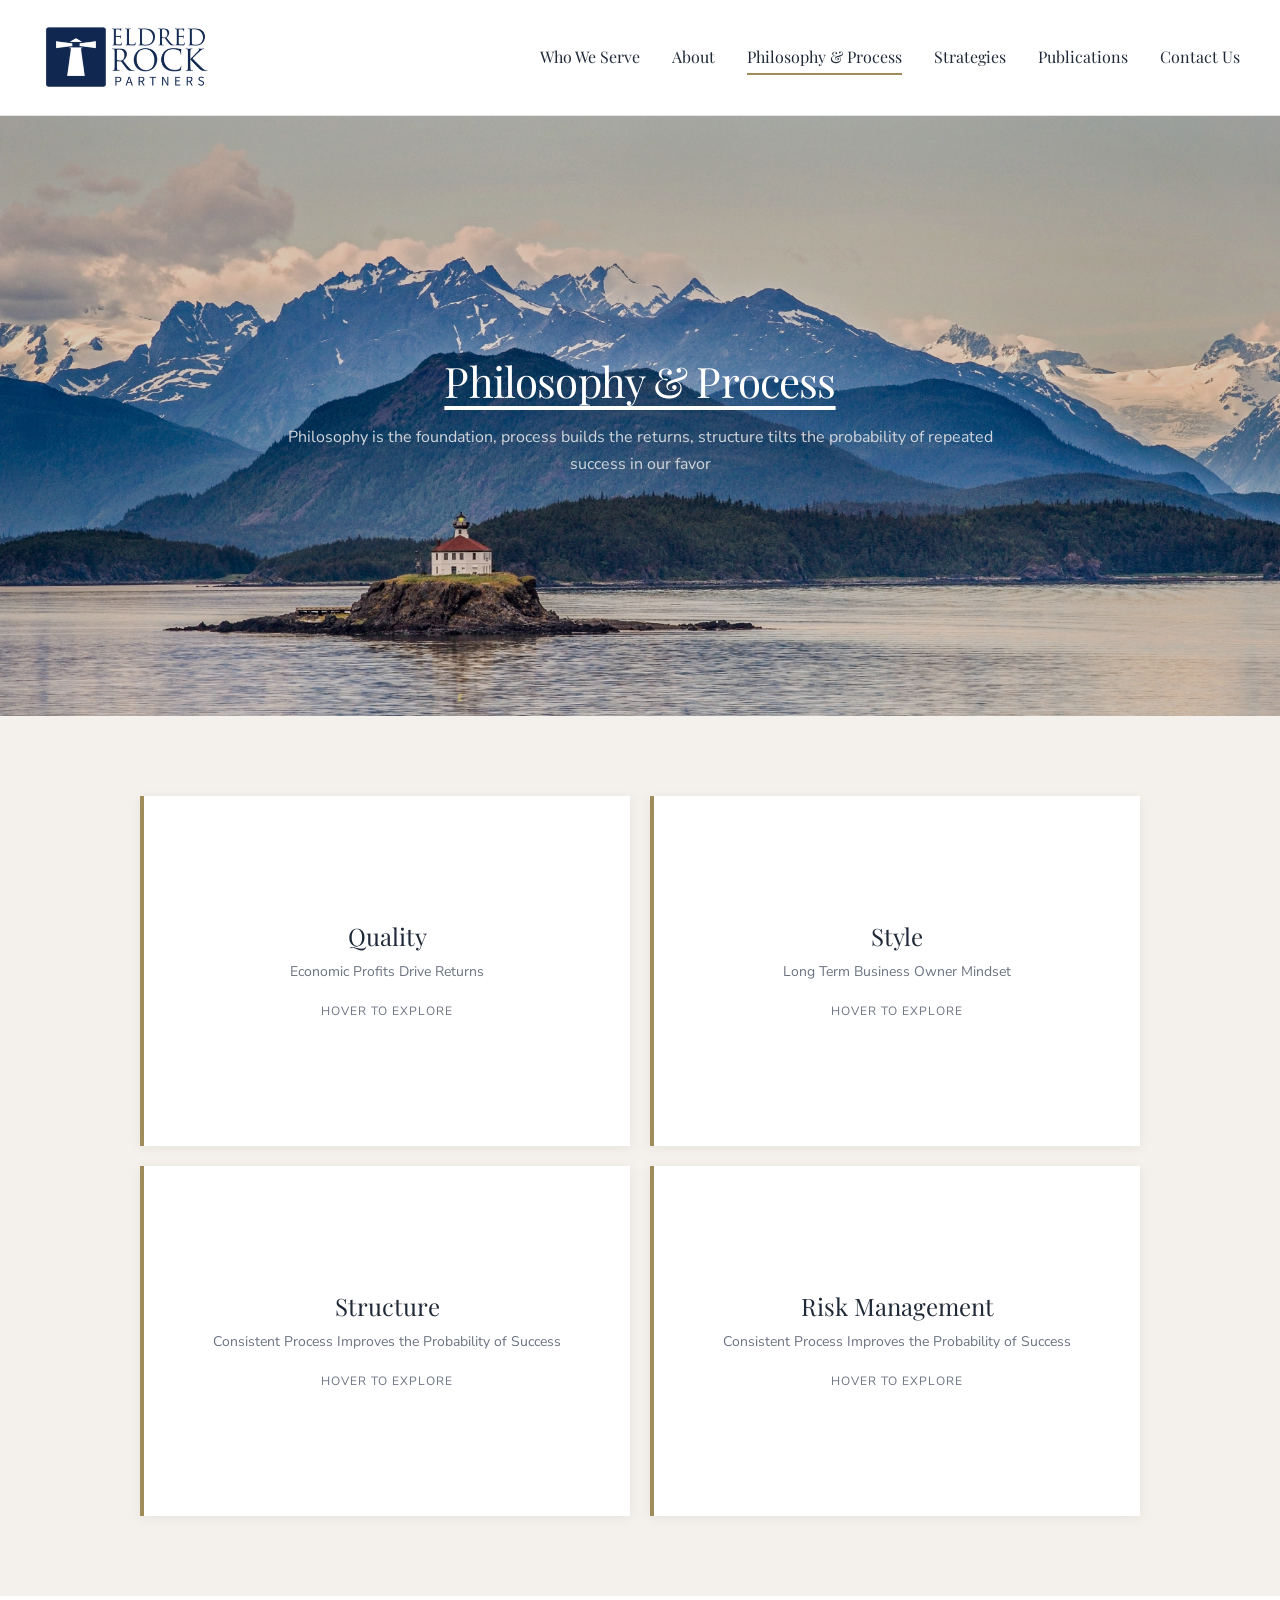
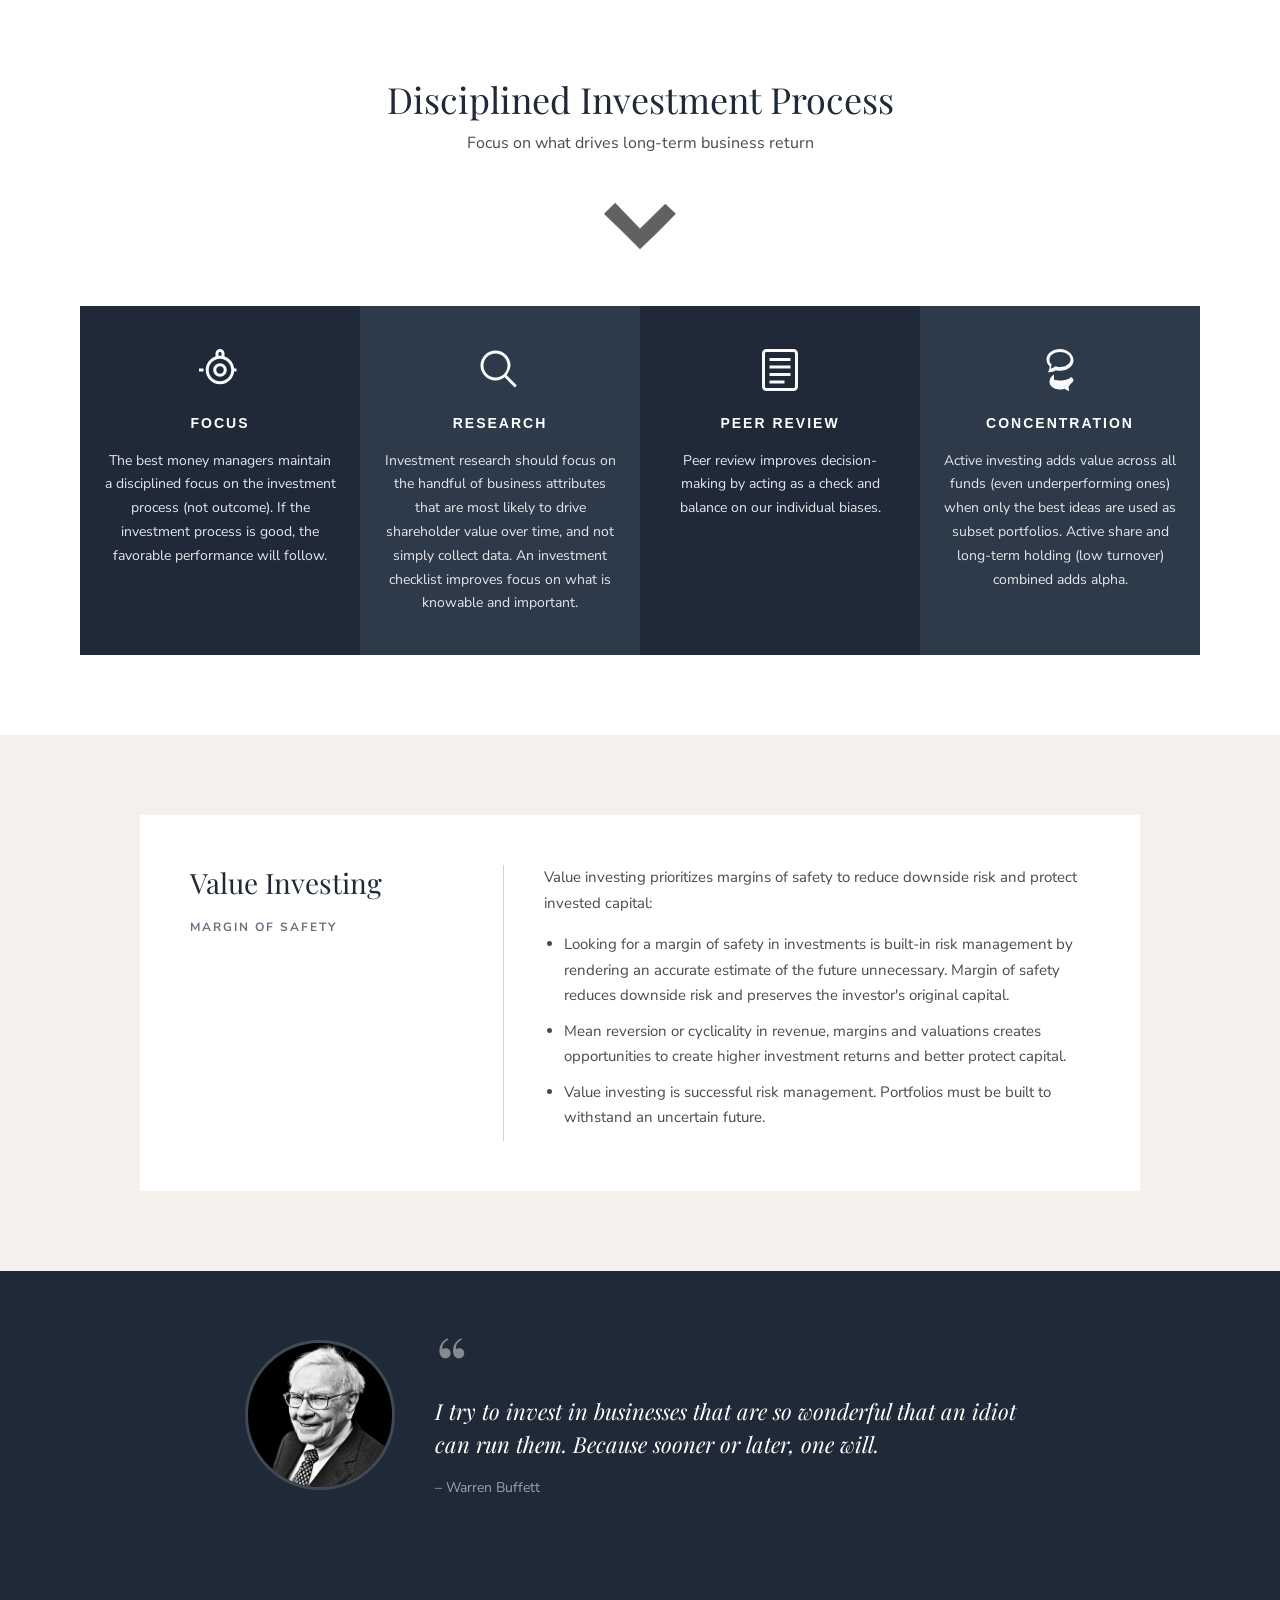
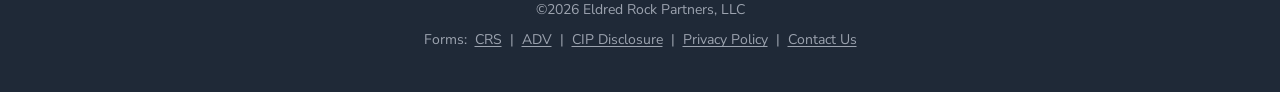
<file: our-philosophy.html>
<!DOCTYPE html>
<html lang="en">
<head>
  <meta charset="UTF-8">
  <meta name="viewport" content="width=device-width, initial-scale=1.0">
  <meta name="description" content="Eldred Rock Partners - Philosophy & Process. Disciplined value investors focused on quality, structure, and risk management.">
  <title>Philosophy &amp; Process | Eldred Rock Partners</title>
  <link href="https://fonts.googleapis.com/css2?family=Nunito+Sans:ital,wght@0,200;0,300;0,400;0,600;0,700;0,800;1,300;1,400&family=Playfair+Display:ital,wght@0,400;0,500;0,600;0,700;1,400;1,500;1,600;1,700&display=swap" rel="stylesheet">
  <link rel="stylesheet" href="css/styles.css">
  <style>
    /* Page-specific: Flip Cards Grid */
    .flip-cards-grid{display:grid;grid-template-columns:1fr 1fr;gap:20px;max-width:1000px;margin:0 auto}
    .flip-card__front h3{font-family:var(--font-heading);font-size:24px;color:var(--navy);margin-bottom:8px}
    .flip-card__front .flip-card__subtitle{font-size:14px;color:var(--text-muted);margin-bottom:20px;line-height:1.5}
    .flip-card__front .btn--readmore{display:inline-block;padding:8px 24px;font-size:13px;font-weight:600;text-transform:uppercase;letter-spacing:1px;border:2px solid var(--navy);background:transparent;color:var(--navy);cursor:pointer;transition:all .3s}
    .flip-card__front .btn--readmore:hover{background:var(--navy);color:#fff}
    .flip-card__back h3{font-family:var(--font-heading);font-size:18px;color:var(--gold);margin-bottom:10px}
    .flip-card__back p{font-size:13px;color:rgba(255,255,255,0.85);line-height:1.5;margin-bottom:10px}
    .flip-list{list-style:none;padding:0;margin:0;text-align:left}
    .flip-list li{font-size:12px;color:rgba(255,255,255,0.8);line-height:1.5;padding:5px 0 5px 16px;position:relative}
    .flip-list li::before{content:'\2022';position:absolute;left:0;color:var(--gold);font-size:14px}

    /* Page-specific: Process Cards */
    .process-section{text-align:center}
    .process-section h2{font-family:var(--font-heading);font-size:36px;color:var(--navy);margin-bottom:8px}
    .process-section .process-subtitle{font-size:16px;color:var(--text-body);margin-bottom:30px}
    .process-chevron{display:block;margin:0 auto 40px;max-width:80px}
    .process-grid{display:grid;grid-template-columns:repeat(4,1fr);gap:0}
    .process-card{background-color:var(--navy);padding:40px 24px;text-align:center;color:#fff}
    .process-card:nth-child(even){background-color:#2d3a4a}
    .process-card__icon{width:48px;height:48px;margin:0 auto 20px}
    .process-card__icon svg{width:48px;height:48px;fill:#fafafc}
    .process-card h4{font-family:Arial,Helvetica,sans-serif;font-size:14px;font-weight:700;text-transform:uppercase;letter-spacing:2px;color:#fff;margin-bottom:16px}
    .process-card p{font-size:14px;line-height:1.7;color:#e5e7eb}

    /* Page-specific: Value Investing Layout */
    .value-investing__card{background:#fff;display:grid;grid-template-columns:1fr 1px 2fr;gap:40px;padding:50px;max-width:1000px;margin:0 auto;align-items:start}
    .value-investing__left h3{font-family:var(--font-heading);font-size:28px;color:var(--navy);margin-bottom:12px}
    .value-investing__left .subtitle-label{font-size:12px;font-weight:700;text-transform:uppercase;letter-spacing:2px;color:var(--text-muted)}
    .value-investing__divider{background-color:var(--border-light);width:1px;align-self:stretch}
    .value-investing__right p{font-size:15px;line-height:1.7;color:var(--text-body);margin-bottom:16px}
    .value-investing__right ul{list-style:disc;padding-left:20px}
    .value-investing__right li{font-size:15px;line-height:1.7;color:var(--text-body);margin-bottom:10px}

    /* Page-specific: Buffett Quote */
    .buffett-quote{background-color:var(--navy)}
    .buffett-quote .quote-section{max-width:900px;margin:0 auto}
    .quote-mark{font-family:var(--font-heading);font-size:80px;color:#858990;line-height:.8;margin-bottom:0}

    /* Page-specific: Hero underline */
    .hero__content h1{text-decoration:underline;text-underline-offset:8px}

    /* Responsive */
    @media(max-width:1024px){
      .process-grid{grid-template-columns:repeat(2,1fr)}
    }
    @media(max-width:768px){
      .flip-cards-grid{grid-template-columns:1fr}
      .process-grid{grid-template-columns:1fr}
      .value-investing__card{grid-template-columns:1fr;padding:30px}
      .value-investing__divider{display:none}
      .buffett-quote .quote-section{flex-direction:column;text-align:center}
    }
  </style>
</head>
<body>

  <!-- HEADER -->
  <header class="header">
    <div class="header__inner">
      <a href="index.html" class="header__logo"><img src="images/logo.png" alt="Eldred Rock Partners Logo"></a>
      <nav class="header__nav">
        <div class="header__nav-item">
          <a href="#" class="header__nav-link">Who We Serve</a>
          <div class="header__dropdown">
            <a href="hnwpartners.html">Individuals &amp; Foundations</a>
            <a href="riapartners.html">Advisors &amp; Family Offices</a>
            <a href="institutionalpartners.html">Institutional Investors</a>
          </div>
        </div>
        <div class="header__nav-item"><a href="about.html" class="header__nav-link">About</a></div>
        <div class="header__nav-item"><a href="our-philosophy.html" class="header__nav-link header__nav-link--active">Philosophy &amp; Process</a></div>
        <div class="header__nav-item">
          <a href="strategies.html" class="header__nav-link">Strategies</a>
          <div class="header__dropdown">
            <a href="us-value.html">US Value</a>
            <a href="intl-value.html">International Value</a>
            <a href="privatecapital.html">Eldred Rock Private Capital</a>
          </div>
        </div>
        <div class="header__nav-item"><a href="publications.html" class="header__nav-link">Publications</a></div>
        <div class="header__nav-item"><a href="contact.html" class="header__nav-link">Contact Us</a></div>
      </nav>
      <button class="header__mobile-toggle" aria-label="Toggle navigation"><span></span><span></span><span></span></button>
    </div>
  </header>

  <!-- HERO BANNER -->
  <section class="hero">
    <img src="images/hero-lighthouse.jpg" alt="Eldred Rock Lighthouse" class="hero__bg">
    <div class="hero__overlay"></div>
    <div class="hero__content">
      <h1>Philosophy &amp; Process</h1>
      <p>Philosophy is the foundation, process builds the returns, structure tilts the probability of repeated success in our favor</p>
    </div>
  </section>

  <!-- PHILOSOPHY PILLARS - FLIP CARDS -->
  <section class="section section--light">
    <div class="container fade-in">
      <div class="flip-cards-grid">

        <!-- Card 1: Quality -->
        <div class="flip-card">
          <div class="flip-card__inner">
            <div class="flip-card__front">
              <h3>Quality</h3>
              <p class="flip-card__subtitle">Economic Profits Drive Returns</p>
              <span style="font-size:12px;color:var(--text-muted);text-transform:uppercase;letter-spacing:1px;">Hover to explore</span>
            </div>
            <div class="flip-card__back">
              <h3>Quality</h3>
              <p>Companies create shareholder value by generating robust economic returns and protecting their competitive advantages by strategic reinvestment:</p>
              <ul class="flip-list">
                <li>Competitive advantages or economic moats allow companies to create value by compounding the spread between returns and cost of capital.</li>
                <li>Capital allocation by company management (funding internal growth, dividends, buybacks or acquisitions) is critical to compounding shareholder value.</li>
                <li>A focus on long-term economic profits in board and management is rare but builds more shareholder value than short-term earnings management.</li>
              </ul>
            </div>
          </div>
        </div>

        <!-- Card 2: Style -->
        <div class="flip-card">
          <div class="flip-card__inner">
            <div class="flip-card__front">
              <h3>Style</h3>
              <p class="flip-card__subtitle">Long Term Business Owner Mindset</p>
              <span style="font-size:12px;color:var(--text-muted);text-transform:uppercase;letter-spacing:1px;">Hover to explore</span>
            </div>
            <div class="flip-card__back">
              <h3>Style</h3>
              <p>A business owner mindset allows a long-term perspective that reduces behavioral finance mistakes:</p>
              <ul class="flip-list">
                <li>A long-term view lets us separate signal from noise &ndash; focus on the long-term economic profits rather than extrapolating short-term results.</li>
                <li>Time arbitrage is buying assets with long-term value in a contrarian view to an underappreciating market.</li>
                <li>Stocks of high-quality companies outperform low-quality stocks over the long-term.</li>
              </ul>
            </div>
          </div>
        </div>

        <!-- Card 3: Structure -->
        <div class="flip-card">
          <div class="flip-card__inner">
            <div class="flip-card__front">
              <h3>Structure</h3>
              <p class="flip-card__subtitle">Consistent Process Improves the Probability of Success</p>
              <span style="font-size:12px;color:var(--text-muted);text-transform:uppercase;letter-spacing:1px;">Hover to explore</span>
            </div>
            <div class="flip-card__back">
              <h3>Structure</h3>
              <p>Investment decisions are probabilistic. The investment process has been designed to tilt the odds of success in the clients' favor:</p>
              <ul class="flip-list">
                <li>Concentrated portfolios outperform.</li>
                <li>Low portfolio turnover contributes to outperformance.</li>
                <li>Equally weighted portfolios benefit from quality and value factors.</li>
              </ul>
            </div>
          </div>
        </div>

        <!-- Card 4: Risk Management -->
        <div class="flip-card">
          <div class="flip-card__inner">
            <div class="flip-card__front">
              <h3>Risk Management</h3>
              <p class="flip-card__subtitle">Consistent Process Improves the Probability of Success</p>
              <span style="font-size:12px;color:var(--text-muted);text-transform:uppercase;letter-spacing:1px;">Hover to explore</span>
            </div>
            <div class="flip-card__back">
              <h3>Risk Management</h3>
              <p>Risk management is fundamental to and integrated in our process:</p>
              <ul class="flip-list">
                <li>Looking for a margin of safety in investments is built-in risk management by rendering an accurate estimate of the future unnecessary.</li>
                <li>Mean reversion or cyclicality in revenue, margins and valuations creates opportunities to create higher investment returns and better protect capital.</li>
                <li>Minimizing losses is more important than maximizing gains; a disciplined process and checklist driven decisions minimize mistakes.</li>
              </ul>
            </div>
          </div>
        </div>

      </div>
    </div>
  </section>

  <!-- DISCIPLINED INVESTMENT PROCESS -->
  <section class="section section--white process-section">
    <div class="container fade-in">
      <h2>Disciplined Investment Process</h2>
      <p class="process-subtitle">Focus on what drives long-term business return</p>
      <img src="images/v-shape.png" alt="V-shape chevron" class="process-chevron">
      <div class="process-grid">

        <!-- Focus -->
        <div class="process-card">
          <div class="process-card__icon">
            <svg xmlns="http://www.w3.org/2000/svg" viewBox="0 0 64 64">
              <path d="M32 4C28.7 4 26 6.7 26 10v4.1C18.4 16.5 13 23.6 13 32c0 10.5 8.5 19 19 19s19-8.5 19-19c0-8.4-5.4-15.5-13-17.9V10c0-3.3-2.7-6-6-6zm0 4c1.1 0 2 .9 2 2v3.1c-0.7-0.1-1.3-0.1-2-0.1s-1.3 0-2 .1V10c0-1.1.9-2 2-2zm0 9c8.3 0 15 6.7 15 15s-6.7 15-15 15-15-6.7-15-15 6.7-15 15-15zm0 6c-5 0-9 4-9 9s4 9 9 9 9-4 9-9-4-9-9-9zm0 4c2.8 0 5 2.2 5 5s-2.2 5-5 5-5-2.2-5-5 2.2-5 5-5zM10 30H4v4h6v-4zm44 0h-6v4h6v-4zM32 54v6h0v-6z" fill="#FAFAFC"/>
            </svg>
          </div>
          <h4>Focus</h4>
          <p>The best money managers maintain a disciplined focus on the investment process (not outcome). If the investment process is good, the favorable performance will follow.</p>
        </div>

        <!-- Research -->
        <div class="process-card">
          <div class="process-card__icon">
            <svg xmlns="http://www.w3.org/2000/svg" viewBox="0 0 64 64">
              <path d="M26 6C15 6 6 15 6 26s9 20 20 20c4.6 0 8.8-1.6 12.2-4.2l13.5 13.5 2.8-2.8-13.5-13.5C42.4 35.8 46 30.6 46 26c0-11-9-20-20-20zm0 4c8.8 0 16 7.2 16 16s-7.2 16-16 16S10 34.8 10 26 17.2 10 26 10z" fill="#FAFAFC"/>
            </svg>
          </div>
          <h4>Research</h4>
          <p>Investment research should focus on the handful of business attributes that are most likely to drive shareholder value over time, and not simply collect data. An investment checklist improves focus on what is knowable and important.</p>
        </div>

        <!-- Peer Review -->
        <div class="process-card">
          <div class="process-card__icon">
            <svg xmlns="http://www.w3.org/2000/svg" viewBox="0 0 64 64">
              <path d="M14 4C10.7 4 8 6.7 8 10v44c0 3.3 2.7 6 6 6h36c3.3 0 6-2.7 6-6V10c0-3.3-2.7-6-6-6H14zm0 4h36c1.1 0 2 .9 2 2v44c0 1.1-.9 2-2 2H14c-1.1 0-2-.9-2-2V10c0-1.1.9-2 2-2zm4 8v4h28v-4H18zm0 10v4h28v-4H18zm0 10v4h28v-4H18zm0 10v4h20v-4H18z" fill="#FAFAFC"/>
            </svg>
          </div>
          <h4>Peer Review</h4>
          <p>Peer review improves decision-making by acting as a check and balance on our individual biases.</p>
        </div>

        <!-- Concentration -->
        <div class="process-card">
          <div class="process-card__icon">
            <svg xmlns="http://www.w3.org/2000/svg" viewBox="0 0 64 64">
              <path d="M32 4C22.1 4 14 10.1 14 18c0 3.5 1.6 6.7 4.3 9.3-.3 3.8-1.8 6.5-1.8 6.5l-.7 1.2h1.4c4 0 7.1-1.3 9.2-2.7 1.8.4 3.7.7 5.6.7 9.9 0 18-6.1 18-14S41.9 4 32 4zm0 4c7.7 0 14 4.5 14 10s-6.3 10-14 10c-1.7 0-3.4-.2-5-.7l-1.2-.3-.9.7c-1.2.9-3 1.8-5.2 2.3.4-1.3.7-2.9.8-4.7l.1-1.2-.9-.8C17.9 22 18 19.9 18 18c0-5.5 6.3-10 14-10zm-8 30c-4 2-6 6-6 10 0 5.5 6.3 10 14 10 1.7 0 3.4-.2 5-.7l1.2-.3.9.7c1.2.9 3 1.8 5.2 2.3-.4-1.3-.7-2.9-.8-4.7l-.1-1.2.9-.8C46.1 50 50 47.9 50 46c0-1.8-1.2-3.5-3.2-4.8C44.4 44 38.6 46 32 46c-2.9 0-5.6-.4-8-1.1z" fill="#FAFAFC"/>
            </svg>
          </div>
          <h4>Concentration</h4>
          <p>Active investing adds value across all funds (even underperforming ones) when only the best ideas are used as subset portfolios. Active share and long-term holding (low turnover) combined adds alpha.</p>
        </div>

      </div>
    </div>
  </section>

  <!-- VALUE INVESTING SECTION -->
  <section class="section section--light">
    <div class="container fade-in">
      <div class="value-investing__card">
        <div class="value-investing__left">
          <h3>Value Investing</h3>
          <span class="subtitle-label">Margin of Safety</span>
        </div>
        <div class="value-investing__divider"></div>
        <div class="value-investing__right">
          <p>Value investing prioritizes margins of safety to reduce downside risk and protect invested capital:</p>
          <ul>
            <li>Looking for a margin of safety in investments is built-in risk management by rendering an accurate estimate of the future unnecessary. Margin of safety reduces downside risk and preserves the investor's original capital.</li>
            <li>Mean reversion or cyclicality in revenue, margins and valuations creates opportunities to create higher investment returns and better protect capital.</li>
            <li>Value investing is successful risk management. Portfolios must be built to withstand an uncertain future.</li>
          </ul>
        </div>
      </div>
    </div>
  </section>

  <!-- WARREN BUFFETT QUOTE -->
  <section class="section--dark buffett-quote">
    <div class="quote-section">
      <img src="images/warren-buffett.jpg" alt="Warren Buffett" class="quote-section__photo">
      <div>
        <div class="quote-mark">&ldquo;</div>
        <p class="quote-section__text">I try to invest in businesses that are so wonderful that an idiot can run them. Because sooner or later, one will.</p>
        <p class="quote-section__attribution">&ndash; Warren Buffett</p>
      </div>
    </div>
  </section>

  <!-- FOOTER -->
  <footer class="footer">
    <div class="container">
      <p class="footer__copyright">&copy;2026 Eldred Rock Partners, LLC</p>
      <div class="footer__links">
        <span>Forms:</span>
        <a href="files/CRS.pdf">CRS</a> |
        <a href="files/ADV.pdf">ADV</a> |
        <a href="files/CIP-Disclosure.pdf">CIP Disclosure</a> |
        <a href="files/Privacy-Policy.pdf">Privacy Policy</a> |
        <a href="contact.html">Contact Us</a>
      </div>
    </div>
  </footer>

  <script src="js/main.js"></script>
</body>
</html>
</file>
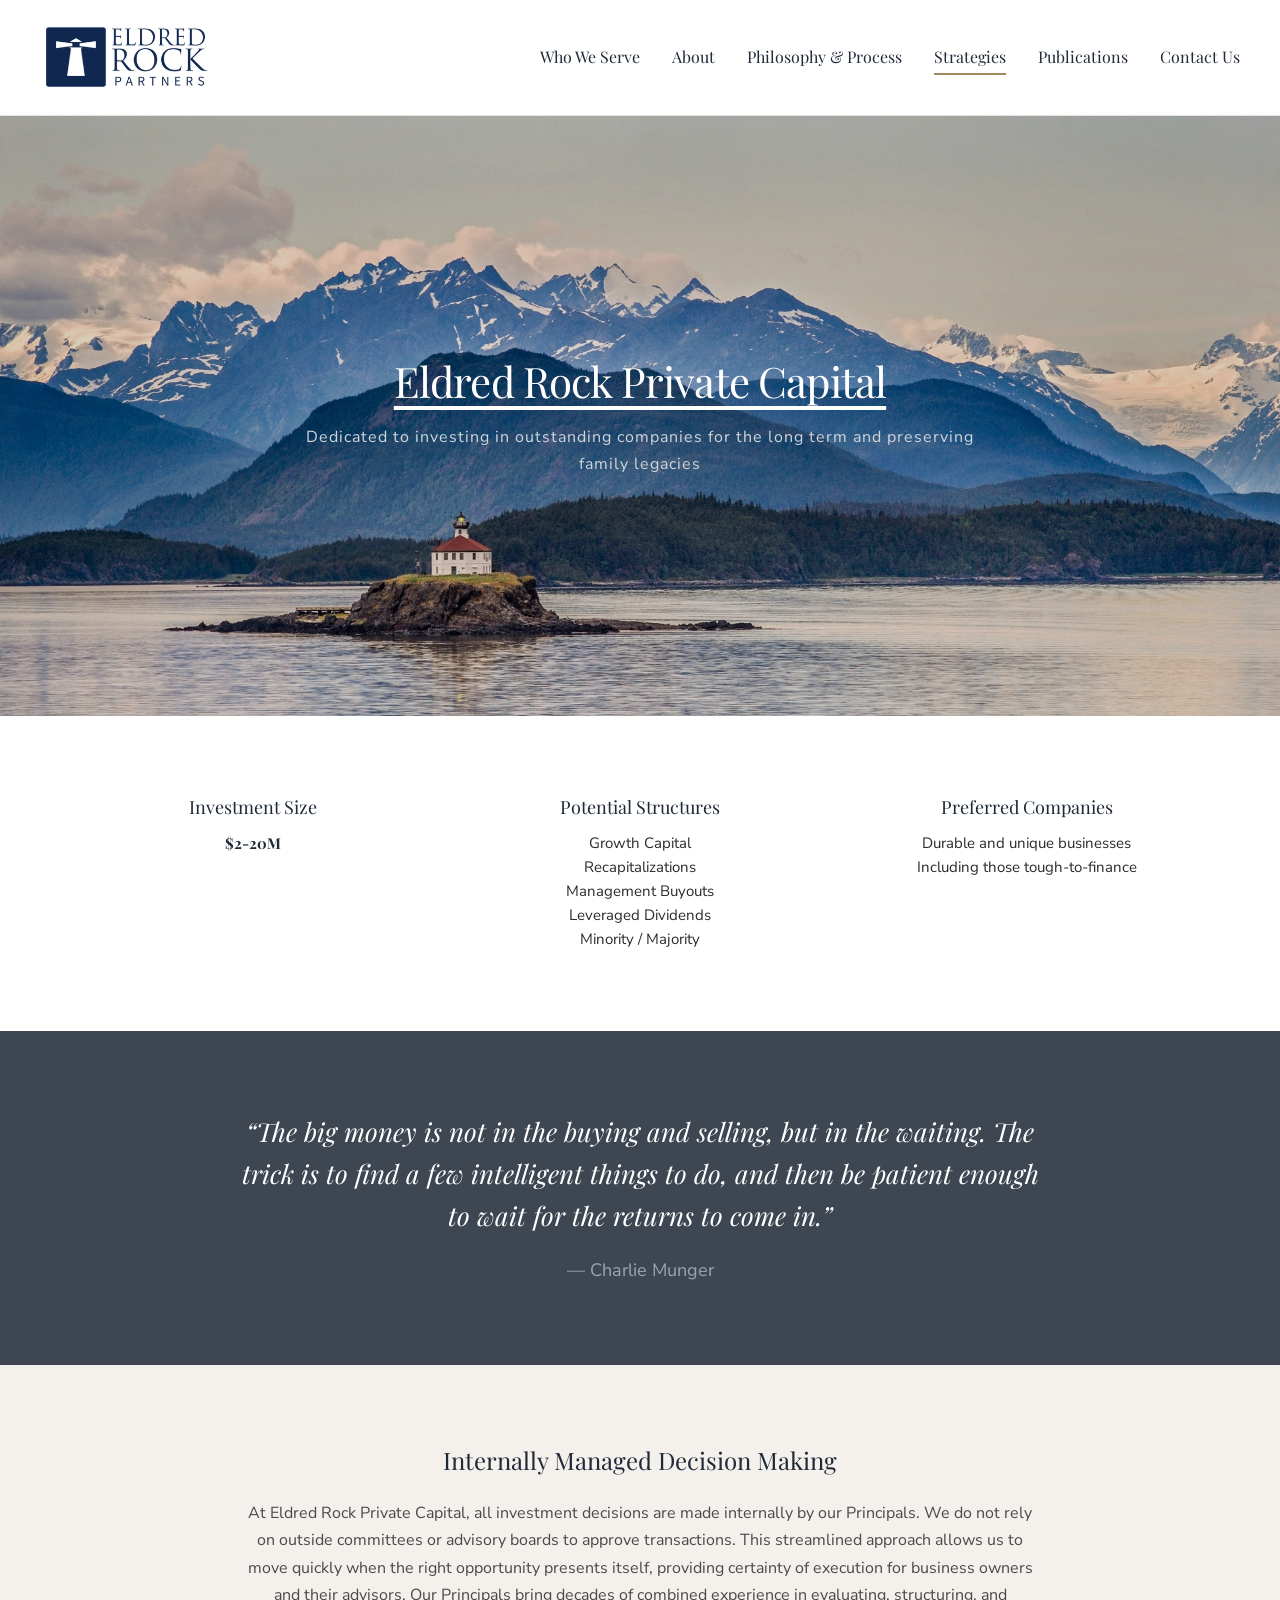
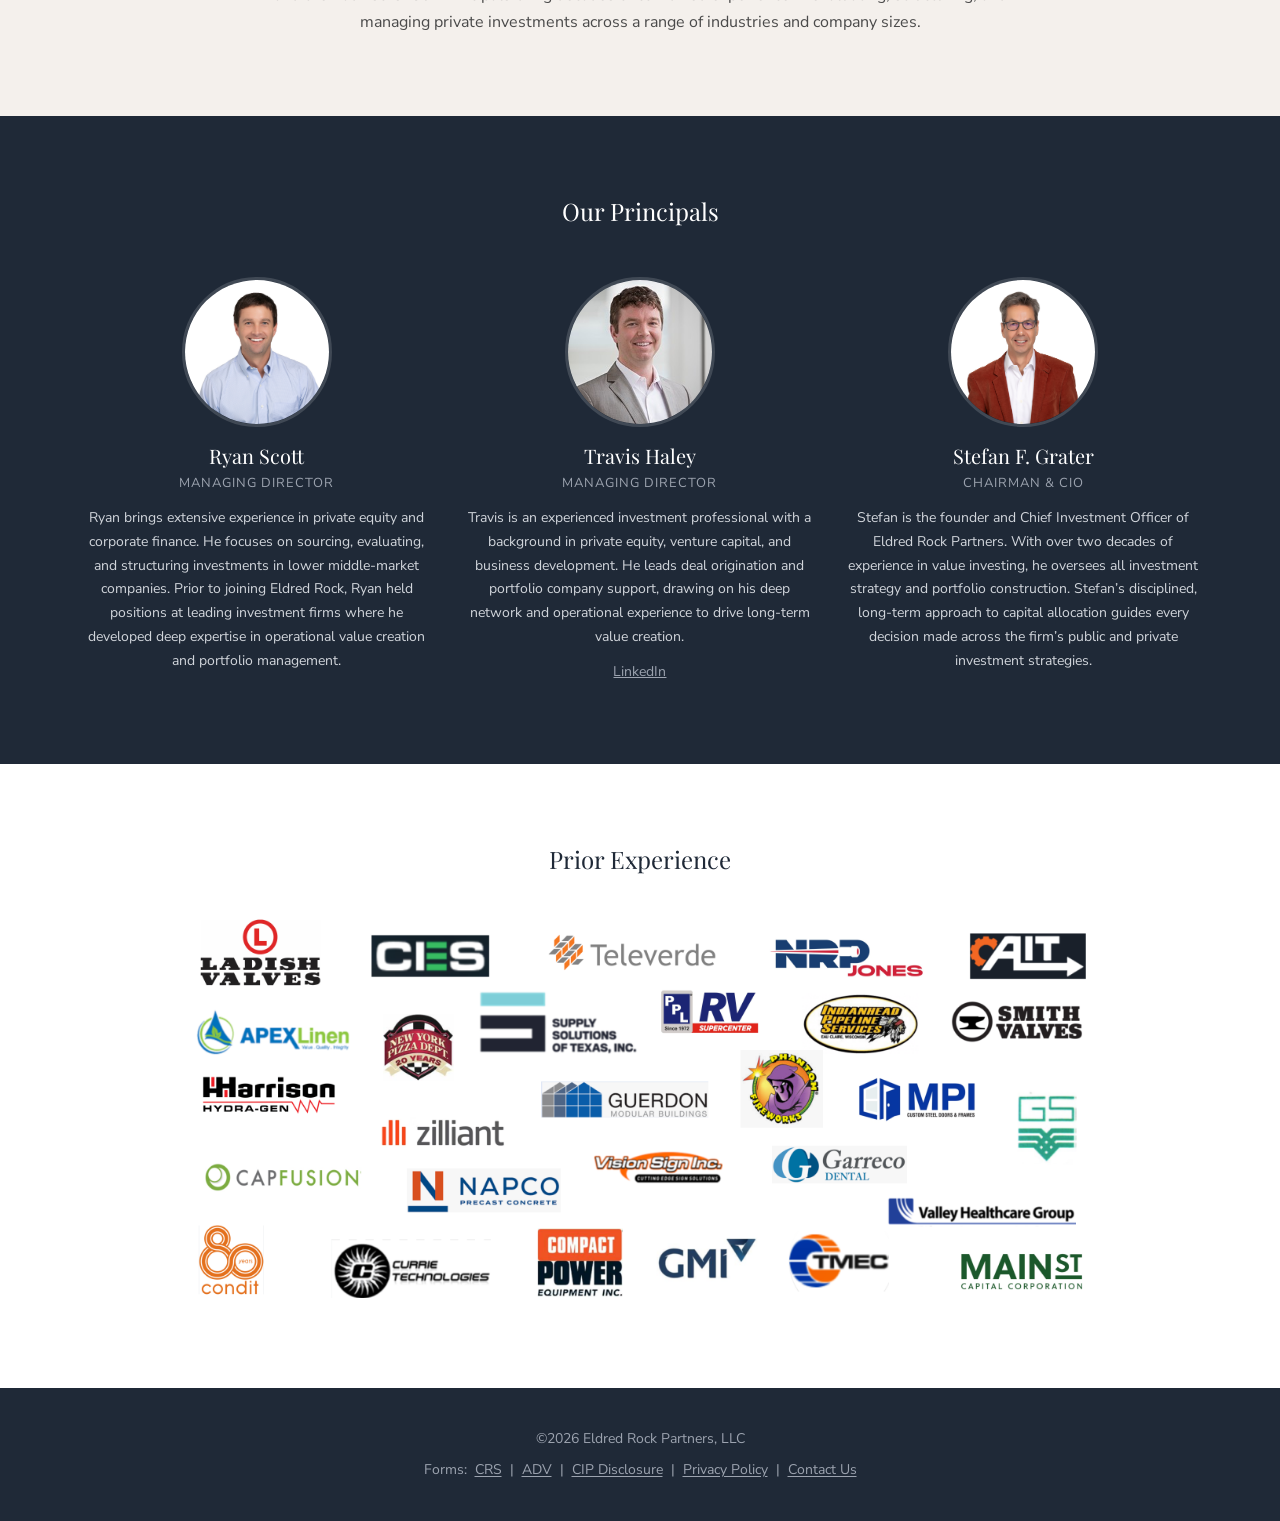
<file: privatecapital.html>
<!DOCTYPE html>
<html lang="en">
<head>
  <meta charset="UTF-8">
  <meta name="viewport" content="width=device-width, initial-scale=1.0">
  <meta name="description" content="Eldred Rock Private Capital - Dedicated to investing in outstanding companies for the long term and preserving family legacies.">
  <title>Eldred Rock Private Capital | Eldred Rock Partners</title>
  <link href="https://fonts.googleapis.com/css2?family=Nunito+Sans:ital,wght@0,200;0,300;0,400;0,600;0,700;0,800;1,300;1,400&family=Playfair+Display:ital,wght@0,400;0,500;0,600;0,700;1,400;1,500;1,600;1,700&display=swap" rel="stylesheet">
  <link rel="stylesheet" href="css/styles.css">
  <style>
    /* Page-specific: Hero underline & subtitle */
    .hero__content h1{text-decoration:underline;text-underline-offset:8px}
    .hero__subtitle{font-size:20px;color:var(--border-light);letter-spacing:1px;line-height:1.6}

    /* Page-specific: Value Props (3 column) */
    .value-props{display:grid;grid-template-columns:repeat(3,1fr);gap:40px;text-align:center}
    .value-prop h4{font-size:18px;margin-bottom:12px;color:var(--navy)}
    .value-prop p{font-size:15px}
    .value-prop__big-number{font-family:var(--font-heading);font-size:42px;font-weight:700;color:var(--navy);margin-bottom:8px}

    /* Page-specific: Munger Quote (with background image) */
    .munger-quote{position:relative;background-size:cover;background-position:center;background-attachment:fixed;padding:80px 0}
    .munger-quote::before{content:'';position:absolute;top:0;left:0;width:100%;height:100%;background:rgba(31,41,55,.85)}
    .munger-quote .container{position:relative;z-index:1}
    .munger-quote blockquote{max-width:800px;margin:0 auto;text-align:center}
    .munger-quote blockquote p{font-family:var(--font-heading);font-size:26px;font-style:italic;color:#fff;line-height:1.6;margin-bottom:20px}
    .munger-quote blockquote footer{font-size:18px;color:var(--text-faint);font-style:normal}

    /* Page-specific: Decision Making */
    .decision-section{text-align:center;max-width:800px;margin:0 auto}
    .decision-section h2{margin-bottom:24px}
    .decision-section p{font-size:16px;line-height:1.7;color:var(--text-body)}

    /* Page-specific: Principals grid */
    .grid-3{display:grid;grid-template-columns:repeat(3,1fr);gap:30px}
    .principal__link{display:inline-block;margin-top:12px;color:var(--text-faint);text-decoration:underline;font-size:14px}

    /* Page-specific: Prior Experience */
    .experience-section{text-align:center}
    .experience-section h2{margin-bottom:40px}
    .experience-section img{max-width:900px;margin:0 auto}

    /* Responsive */
    @media(max-width:1024px){
      .grid-3{grid-template-columns:repeat(2,1fr)}
    }
    @media(max-width:768px){
      .value-props,.grid-3{grid-template-columns:1fr}
    }
  </style>
</head>
<body>

  <!-- HEADER -->
  <header class="header">
    <div class="header__inner">
      <a href="index.html" class="header__logo"><img src="images/logo.png" alt="Eldred Rock Partners Logo"></a>
      <nav class="header__nav">
        <div class="header__nav-item">
          <a href="#" class="header__nav-link">Who We Serve</a>
          <div class="header__dropdown">
            <a href="hnwpartners.html">Individuals &amp; Foundations</a>
            <a href="riapartners.html">Advisors &amp; Family Offices</a>
            <a href="institutionalpartners.html">Institutional Investors</a>
          </div>
        </div>
        <div class="header__nav-item"><a href="about.html" class="header__nav-link">About</a></div>
        <div class="header__nav-item"><a href="our-philosophy.html" class="header__nav-link">Philosophy &amp; Process</a></div>
        <div class="header__nav-item">
          <a href="strategies.html" class="header__nav-link header__nav-link--active">Strategies</a>
          <div class="header__dropdown">
            <a href="us-value.html">US Value</a>
            <a href="intl-value.html">International Value</a>
            <a href="privatecapital.html">Eldred Rock Private Capital</a>
          </div>
        </div>
        <div class="header__nav-item"><a href="publications.html" class="header__nav-link">Publications</a></div>
        <div class="header__nav-item"><a href="contact.html" class="header__nav-link">Contact Us</a></div>
      </nav>
      <button class="header__mobile-toggle" aria-label="Toggle navigation"><span></span><span></span><span></span></button>
    </div>
  </header>

  <!-- HERO SECTION -->
  <section class="hero">
    <img src="images/hero-lighthouse.jpg" alt="Eldred Rock Lighthouse" class="hero__bg">
    <div class="hero__overlay"></div>
    <div class="hero__content">
      <h1>Eldred Rock Private Capital</h1>
      <p class="hero__subtitle">Dedicated to investing in outstanding companies for the long term and preserving family legacies</p>
    </div>
  </section>

  <!-- VALUE PROPOSITION SECTION -->
  <section class="section section--white">
    <div class="container fade-in">
      <div class="value-props">
        <!-- Investment Size -->
        <div class="value-prop">
          <h4>Investment Size</h4>
          <p class="value-prop__big-number">$2-20M</p>
        </div>

        <!-- Potential Structures -->
        <div class="value-prop">
          <h4>Potential Structures</h4>
          <p>Growth Capital</p>
          <p>Recapitalizations</p>
          <p>Management Buyouts</p>
          <p>Leveraged Dividends</p>
          <p>Minority / Majority</p>
        </div>

        <!-- Preferred Companies -->
        <div class="value-prop">
          <h4>Preferred Companies</h4>
          <p>Durable and unique businesses</p>
          <p>Including those tough-to-finance</p>
        </div>
      </div>
    </div>
  </section>

  <!-- CHARLIE MUNGER QUOTE SECTION -->
  <section class="munger-quote" style="background-image:url('images/business-handshake.jpg');">
    <div class="container">
      <blockquote>
        <p>&ldquo;The big money is not in the buying and selling, but in the waiting. The trick is to find a few intelligent things to do, and then be patient enough to wait for the returns to come in.&rdquo;</p>
        <footer>&mdash; Charlie Munger</footer>
      </blockquote>
    </div>
  </section>

  <!-- DECISION MAKING SECTION -->
  <section class="section section--light">
    <div class="container fade-in">
      <div class="decision-section">
        <h2>Internally Managed Decision Making</h2>
        <p>At Eldred Rock Private Capital, all investment decisions are made internally by our Principals. We do not rely on outside committees or advisory boards to approve transactions. This streamlined approach allows us to move quickly when the right opportunity presents itself, providing certainty of execution for business owners and their advisors. Our Principals bring decades of combined experience in evaluating, structuring, and managing private investments across a range of industries and company sizes.</p>
      </div>
    </div>
  </section>

  <!-- PRINCIPALS SECTION -->
  <section class="section section--dark">
    <div class="container fade-in">
      <h2 style="text-align:center;color:#fff;margin-bottom:50px;">Our Principals</h2>
      <div class="grid-3">
        <!-- Ryan Scott -->
        <div class="principal">
          <img src="images/team/ryan.jpg" alt="Ryan Scott" class="principal__photo">
          <h3 class="principal__name">Ryan Scott</h3>
          <p class="principal__title">Managing Director</p>
          <p class="principal__bio">Ryan brings extensive experience in private equity and corporate finance. He focuses on sourcing, evaluating, and structuring investments in lower middle-market companies. Prior to joining Eldred Rock, Ryan held positions at leading investment firms where he developed deep expertise in operational value creation and portfolio management.</p>
        </div>

        <!-- Travis Haley -->
        <div class="principal">
          <img src="images/team/travis-hs.jpg" alt="Travis Haley" class="principal__photo">
          <h3 class="principal__name">Travis Haley</h3>
          <p class="principal__title">Managing Director</p>
          <p class="principal__bio">Travis is an experienced investment professional with a background in private equity, venture capital, and business development. He leads deal origination and portfolio company support, drawing on his deep network and operational experience to drive long-term value creation.</p>
          <a href="https://www.linkedin.com/in/travishaley" target="_blank" rel="noopener noreferrer" class="principal__link">LinkedIn</a>
        </div>

        <!-- Stefan F. Grater -->
        <div class="principal">
          <img src="images/team/stefan.jpg" alt="Stefan F. Grater" class="principal__photo">
          <h3 class="principal__name">Stefan F. Grater</h3>
          <p class="principal__title">Chairman &amp; CIO</p>
          <p class="principal__bio">Stefan is the founder and Chief Investment Officer of Eldred Rock Partners. With over two decades of experience in value investing, he oversees all investment strategy and portfolio construction. Stefan&rsquo;s disciplined, long-term approach to capital allocation guides every decision made across the firm&rsquo;s public and private investment strategies.</p>
        </div>
      </div>
    </div>
  </section>

  <!-- PRIOR EXPERIENCE SECTION -->
  <section class="section section--white experience-section">
    <div class="container fade-in">
      <h2>Prior Experience</h2>
      <img src="images/investment-logos.png" alt="Investment company logos representing our principals' prior experience">
    </div>
  </section>

  <!-- FOOTER -->
  <footer class="footer">
    <div class="container">
      <p class="footer__copyright">&copy;2026 Eldred Rock Partners, LLC</p>
      <div class="footer__links">
        <span>Forms:</span>
        <a href="files/CRS.pdf">CRS</a> |
        <a href="files/ADV.pdf">ADV</a> |
        <a href="files/CIP-Disclosure.pdf">CIP Disclosure</a> |
        <a href="files/Privacy-Policy.pdf">Privacy Policy</a> |
        <a href="contact.html">Contact Us</a>
      </div>
    </div>
  </footer>

  <script src="js/main.js"></script>
</body>
</html>
</file>
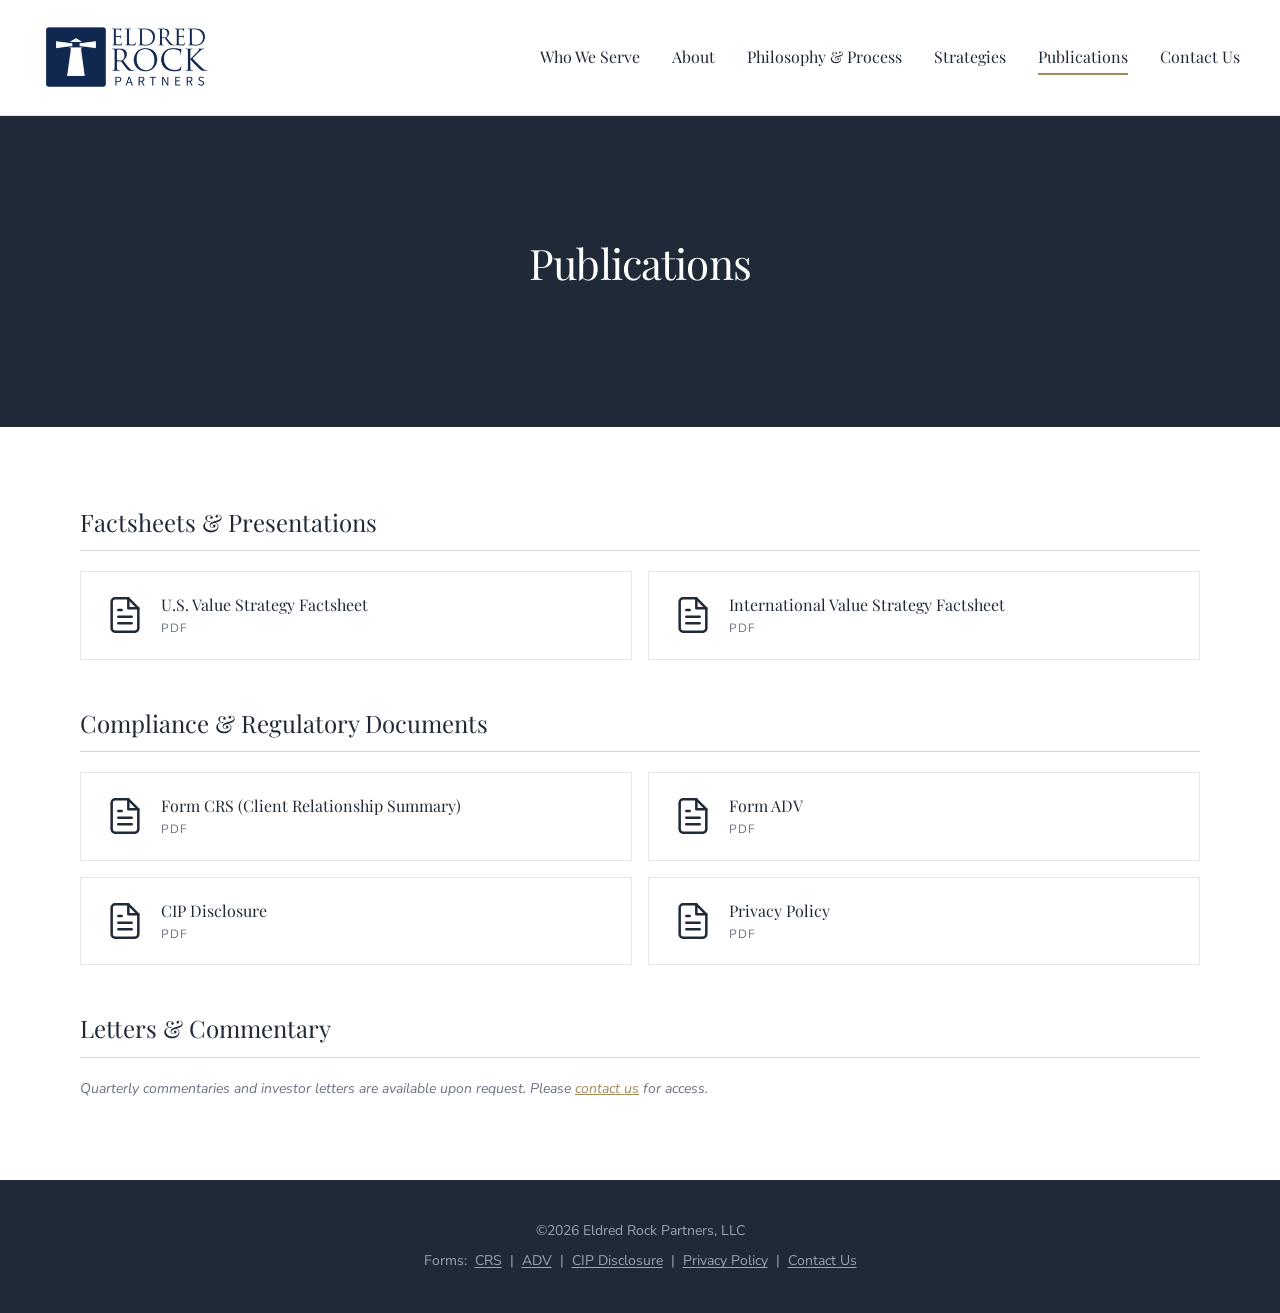
<file: publications.html>
<!DOCTYPE html>
<html lang="en">
<head>
  <meta charset="UTF-8">
  <meta name="viewport" content="width=device-width, initial-scale=1.0">
  <meta name="description" content="Publications from Eldred Rock Partners. Access factsheets, investor letters, and quarterly commentaries.">
  <title>Publications | Eldred Rock Partners</title>
  <link href="https://fonts.googleapis.com/css2?family=Nunito+Sans:ital,wght@0,200;0,300;0,400;0,600;0,700;0,800;1,300;1,400&family=Playfair+Display:ital,wght@0,400;0,500;0,600;0,700;1,400;1,500;1,600;1,700&display=swap" rel="stylesheet">
  <link rel="stylesheet" href="css/styles.css">
  <style>
    .pub-section-title{font-family:var(--font-heading);font-size:24px;color:var(--navy);margin-bottom:20px;padding-bottom:12px;border-bottom:1px solid var(--border-light)}
    .pub-grid{display:grid;grid-template-columns:1fr 1fr;gap:16px;margin-bottom:48px}
    .pub-file{display:flex;align-items:center;gap:16px;padding:20px 24px;background:var(--white);border:1px solid var(--border);transition:box-shadow .2s,border-color .2s;text-decoration:none;color:inherit}
    .pub-file:hover{box-shadow:0 4px 12px rgba(0,0,0,.06);border-color:var(--gold)}
    .pub-file__icon{flex-shrink:0;width:40px;height:40px}
    .pub-file__info{flex:1}
    .pub-file__name{font-family:var(--font-heading);font-size:16px;color:var(--navy);margin-bottom:2px}
    .pub-file__type{font-size:12px;color:var(--text-muted);text-transform:uppercase;letter-spacing:1px}
    .pub-note{font-size:14px;color:var(--text-muted);font-style:italic;margin-top:12px}
    @media(max-width:768px){.pub-grid{grid-template-columns:1fr}}
  </style>
</head>
<body>

  <!-- HEADER -->
  <header class="header">
    <div class="header__inner">
      <a href="index.html" class="header__logo"><img src="images/logo.png" alt="Eldred Rock Partners Logo"></a>
      <nav class="header__nav">
        <div class="header__nav-item">
          <a href="#" class="header__nav-link">Who We Serve</a>
          <div class="header__dropdown">
            <a href="hnwpartners.html">Individuals &amp; Foundations</a>
            <a href="riapartners.html">Advisors &amp; Family Offices</a>
            <a href="institutionalpartners.html">Institutional Investors</a>
          </div>
        </div>
        <div class="header__nav-item"><a href="about.html" class="header__nav-link">About</a></div>
        <div class="header__nav-item"><a href="our-philosophy.html" class="header__nav-link">Philosophy &amp; Process</a></div>
        <div class="header__nav-item">
          <a href="strategies.html" class="header__nav-link">Strategies</a>
          <div class="header__dropdown">
            <a href="us-value.html">US Value</a>
            <a href="intl-value.html">International Value</a>
            <a href="privatecapital.html">Eldred Rock Private Capital</a>
          </div>
        </div>
        <div class="header__nav-item"><a href="publications.html" class="header__nav-link header__nav-link--active">Publications</a></div>
        <div class="header__nav-item"><a href="contact.html" class="header__nav-link">Contact Us</a></div>
      </nav>
      <button class="header__mobile-toggle" aria-label="Toggle navigation"><span></span><span></span><span></span></button>
    </div>
  </header>

  <!-- HERO -->
  <section class="hero hero--solid">
    <div class="hero__content">
      <h1>Publications</h1>
    </div>
  </section>

  <!-- PUBLICATIONS CONTENT -->
  <section class="section section--white">
    <div class="container fade-in">

      <!-- Factsheets & Presentations -->
      <h2 class="pub-section-title">Factsheets &amp; Presentations</h2>
      <div class="pub-grid">
        <a href="files/US-Value-Factsheet.pdf" class="pub-file" target="_blank">
          <div class="pub-file__icon">
            <svg xmlns="http://www.w3.org/2000/svg" width="40" height="40" viewBox="0 0 24 24" fill="none" stroke="var(--navy)" stroke-width="1.5" stroke-linecap="round" stroke-linejoin="round"><path d="M14 2H6a2 2 0 0 0-2 2v16a2 2 0 0 0 2 2h12a2 2 0 0 0 2-2V8z"/><polyline points="14 2 14 8 20 8"/><line x1="16" y1="13" x2="8" y2="13"/><line x1="16" y1="17" x2="8" y2="17"/><polyline points="10 9 9 9 8 9"/></svg>
          </div>
          <div class="pub-file__info">
            <div class="pub-file__name">U.S. Value Strategy Factsheet</div>
            <div class="pub-file__type">PDF</div>
          </div>
        </a>
        <a href="files/International-Value-Factsheet.pdf" class="pub-file" target="_blank">
          <div class="pub-file__icon">
            <svg xmlns="http://www.w3.org/2000/svg" width="40" height="40" viewBox="0 0 24 24" fill="none" stroke="var(--navy)" stroke-width="1.5" stroke-linecap="round" stroke-linejoin="round"><path d="M14 2H6a2 2 0 0 0-2 2v16a2 2 0 0 0 2 2h12a2 2 0 0 0 2-2V8z"/><polyline points="14 2 14 8 20 8"/><line x1="16" y1="13" x2="8" y2="13"/><line x1="16" y1="17" x2="8" y2="17"/><polyline points="10 9 9 9 8 9"/></svg>
          </div>
          <div class="pub-file__info">
            <div class="pub-file__name">International Value Strategy Factsheet</div>
            <div class="pub-file__type">PDF</div>
          </div>
        </a>
      </div>

      <!-- Compliance & Regulatory Documents -->
      <h2 class="pub-section-title">Compliance &amp; Regulatory Documents</h2>
      <div class="pub-grid">
        <a href="files/CRS.pdf" class="pub-file" target="_blank">
          <div class="pub-file__icon">
            <svg xmlns="http://www.w3.org/2000/svg" width="40" height="40" viewBox="0 0 24 24" fill="none" stroke="var(--navy)" stroke-width="1.5" stroke-linecap="round" stroke-linejoin="round"><path d="M14 2H6a2 2 0 0 0-2 2v16a2 2 0 0 0 2 2h12a2 2 0 0 0 2-2V8z"/><polyline points="14 2 14 8 20 8"/><line x1="16" y1="13" x2="8" y2="13"/><line x1="16" y1="17" x2="8" y2="17"/><polyline points="10 9 9 9 8 9"/></svg>
          </div>
          <div class="pub-file__info">
            <div class="pub-file__name">Form CRS (Client Relationship Summary)</div>
            <div class="pub-file__type">PDF</div>
          </div>
        </a>
        <a href="files/ADV.pdf" class="pub-file" target="_blank">
          <div class="pub-file__icon">
            <svg xmlns="http://www.w3.org/2000/svg" width="40" height="40" viewBox="0 0 24 24" fill="none" stroke="var(--navy)" stroke-width="1.5" stroke-linecap="round" stroke-linejoin="round"><path d="M14 2H6a2 2 0 0 0-2 2v16a2 2 0 0 0 2 2h12a2 2 0 0 0 2-2V8z"/><polyline points="14 2 14 8 20 8"/><line x1="16" y1="13" x2="8" y2="13"/><line x1="16" y1="17" x2="8" y2="17"/><polyline points="10 9 9 9 8 9"/></svg>
          </div>
          <div class="pub-file__info">
            <div class="pub-file__name">Form ADV</div>
            <div class="pub-file__type">PDF</div>
          </div>
        </a>
        <a href="files/CIP-Disclosure.pdf" class="pub-file" target="_blank">
          <div class="pub-file__icon">
            <svg xmlns="http://www.w3.org/2000/svg" width="40" height="40" viewBox="0 0 24 24" fill="none" stroke="var(--navy)" stroke-width="1.5" stroke-linecap="round" stroke-linejoin="round"><path d="M14 2H6a2 2 0 0 0-2 2v16a2 2 0 0 0 2 2h12a2 2 0 0 0 2-2V8z"/><polyline points="14 2 14 8 20 8"/><line x1="16" y1="13" x2="8" y2="13"/><line x1="16" y1="17" x2="8" y2="17"/><polyline points="10 9 9 9 8 9"/></svg>
          </div>
          <div class="pub-file__info">
            <div class="pub-file__name">CIP Disclosure</div>
            <div class="pub-file__type">PDF</div>
          </div>
        </a>
        <a href="files/Privacy-Policy.pdf" class="pub-file" target="_blank">
          <div class="pub-file__icon">
            <svg xmlns="http://www.w3.org/2000/svg" width="40" height="40" viewBox="0 0 24 24" fill="none" stroke="var(--navy)" stroke-width="1.5" stroke-linecap="round" stroke-linejoin="round"><path d="M14 2H6a2 2 0 0 0-2 2v16a2 2 0 0 0 2 2h12a2 2 0 0 0 2-2V8z"/><polyline points="14 2 14 8 20 8"/><line x1="16" y1="13" x2="8" y2="13"/><line x1="16" y1="17" x2="8" y2="17"/><polyline points="10 9 9 9 8 9"/></svg>
          </div>
          <div class="pub-file__info">
            <div class="pub-file__name">Privacy Policy</div>
            <div class="pub-file__type">PDF</div>
          </div>
        </a>
      </div>

      <!-- Letters & Commentary -->
      <h2 class="pub-section-title">Letters &amp; Commentary</h2>
      <p class="pub-note">Quarterly commentaries and investor letters are available upon request. Please <a href="contact.html" style="color:var(--gold);text-decoration:underline;">contact us</a> for access.</p>

    </div>
  </section>

  <!-- FOOTER -->
  <footer class="footer">
    <div class="container">
      <p class="footer__copyright">&copy;2026 Eldred Rock Partners, LLC</p>
      <div class="footer__links">
        <span>Forms:</span>
        <a href="files/CRS.pdf">CRS</a> |
        <a href="files/ADV.pdf">ADV</a> |
        <a href="files/CIP-Disclosure.pdf">CIP Disclosure</a> |
        <a href="files/Privacy-Policy.pdf">Privacy Policy</a> |
        <a href="contact.html">Contact Us</a>
      </div>
    </div>
  </footer>

  <script src="js/main.js"></script>
</body>
</html>
</file>
<file: css/styles.css>
/* ============================================
   Eldred Rock Partners — Design System
   Refined institutional aesthetic
   ============================================ */

/* === CUSTOM PROPERTIES === */
:root {
  /* Colors */
  --navy: #1f2937;
  --navy-light: #374151;
  --gold: #a08c5a;
  --gold-hover: #8a7849;
  --cream: #f4f0ec;
  --white: #ffffff;
  --text-primary: #2b2b2b;
  --text-body: #4a4a4a;
  --text-muted: #6b7280;
  --text-faint: #9ca3af;
  --border: #e5e5e5;
  --border-light: #d1d5db;

  /* Typography */
  --font-heading: 'Playfair Display', Georgia, serif;
  --font-body: 'Nunito Sans', 'Segoe UI', Arial, sans-serif;

  /* Spacing */
  --section-lg: 100px;
  --section-md: 80px;
  --section-sm: 60px;
  --container-max: 1200px;
  --header-height: 115px;
}

/* === RESET === */
*, *::before, *::after { margin: 0; padding: 0; box-sizing: border-box; }
html { scroll-behavior: smooth; }
body {
  font-family: var(--font-body);
  font-size: 16px;
  color: var(--text-primary);
  background-color: var(--cream);
  line-height: 1.6;
  -webkit-font-smoothing: antialiased;
  -moz-osx-font-smoothing: grayscale;
}
img { max-width: 100%; height: auto; display: block; }
a { text-decoration: none; color: inherit; }
ul { list-style: none; }

/* === TYPOGRAPHY === */
h1, h2, h3, h4 {
  font-family: var(--font-heading);
  color: var(--navy);
  font-weight: 400;
  line-height: 1.3;
}

/* === LAYOUT === */
.container {
  max-width: var(--container-max);
  margin: 0 auto;
  padding: 0 40px;
}
.section { padding: var(--section-md) 0; }
.section--dark { background: var(--navy); color: var(--white); }
.section--light { background: var(--cream); }
.section--white { background: var(--white); }

/* === SECTION DIVIDER === */
.section-divider {
  height: 1px;
  background: linear-gradient(to right, transparent, var(--border-light), transparent);
  max-width: 200px;
  margin: 0 auto;
}

/* === SCROLL FADE-IN === */
.fade-in {
  opacity: 0;
  transform: translateY(20px);
  transition: opacity 0.6s ease-out, transform 0.6s ease-out;
}
.fade-in.is-visible {
  opacity: 1;
  transform: translateY(0);
}

/* ============================================
   HEADER / NAVIGATION
   ============================================ */
.header {
  position: sticky;
  top: 0;
  z-index: 1000;
  background: var(--white);
  border-bottom: 1px solid var(--border);
  padding: 0 40px;
}
.header__inner {
  display: flex;
  align-items: center;
  justify-content: space-between;
  max-width: 1400px;
  margin: 0 auto;
  height: var(--header-height);
}
.header__logo img {
  height: 100px;
  width: auto;
  object-fit: contain;
}
.header__nav {
  display: flex;
  align-items: center;
  gap: 32px;
}
.header__nav-item {
  position: relative;
}
.header__nav-link {
  font-family: var(--font-heading);
  font-size: 16px;
  color: var(--navy);
  padding: 8px 0;
  cursor: pointer;
  transition: color 0.2s;
  position: relative;
}
.header__nav-link:hover { color: var(--text-muted); }

/* Active nav state */
.header__nav-link--active {
  color: var(--navy);
}
.header__nav-link--active::after {
  content: '';
  position: absolute;
  bottom: 0;
  left: 0;
  width: 100%;
  height: 2px;
  background: var(--gold);
}

/* Dropdown */
.header__dropdown {
  position: absolute;
  top: 100%;
  left: 0;
  background: var(--white);
  border: 1px solid var(--border);
  box-shadow: 0 8px 24px rgba(0,0,0,0.08);
  min-width: 240px;
  padding: 8px 0;
  opacity: 0;
  visibility: hidden;
  transform: translateY(8px);
  transition: all 0.25s ease;
  z-index: 1001;
}
.header__nav-item:hover .header__dropdown {
  opacity: 1;
  visibility: visible;
  transform: translateY(0);
}
.header__dropdown a {
  display: block;
  padding: 10px 20px;
  font-family: var(--font-heading);
  font-size: 14px;
  color: var(--navy);
  transition: background 0.15s;
}
.header__dropdown a:hover { background: var(--cream); }

/* Hamburger toggle (mobile) */
.header__mobile-toggle {
  display: none;
  background: none;
  border: none;
  cursor: pointer;
  padding: 8px;
  flex-direction: column;
  gap: 5px;
}
.header__mobile-toggle span {
  display: block;
  width: 24px;
  height: 2px;
  background: var(--navy);
  transition: all 0.3s;
}

/* ============================================
   BUTTONS
   ============================================ */
.btn {
  display: inline-block;
  font-family: var(--font-body);
  font-size: 13px;
  font-weight: 700;
  text-transform: uppercase;
  letter-spacing: 1.5px;
  border: none;
  cursor: pointer;
  transition: all 0.3s ease;
  text-decoration: none;
  text-align: center;
}
.btn:active {
  transform: translateY(1px);
  box-shadow: none;
}

/* Primary — gold accent */
.btn--primary {
  background: var(--gold);
  color: var(--white);
  padding: 16px 40px;
  box-shadow: 0 2px 8px rgba(160, 140, 90, 0.2);
}
.btn--primary:hover {
  background: var(--gold-hover);
  transform: translateY(-1px);
  box-shadow: 0 4px 16px rgba(160, 140, 90, 0.3);
}

/* Secondary — dark navy */
.btn--dark {
  background: var(--navy);
  color: var(--white);
  padding: 14px 36px;
  border: 2px solid var(--navy);
}
.btn--dark:hover {
  background: transparent;
  color: var(--navy);
}

/* Outline */
.btn--outline {
  background: transparent;
  color: var(--navy);
  padding: 12px 32px;
  border: 2px solid var(--navy);
}
.btn--outline:hover {
  background: var(--navy);
  color: var(--white);
  transform: translateY(-1px);
}

/* Light — for dark backgrounds */
.btn--light {
  background: var(--white);
  color: var(--navy);
  padding: 14px 36px;
  border: 2px solid var(--white);
}
.btn--light:hover {
  background: var(--gold);
  color: var(--white);
  border-color: var(--gold);
}

/* Outline light — for dark bg heroes */
.btn--outline-light {
  background: transparent;
  color: var(--white);
  padding: 12px 28px;
  border: 2px solid rgba(255,255,255,0.4);
}
.btn--outline-light:hover {
  background: var(--white);
  color: var(--navy);
  border-color: var(--white);
}

/* ============================================
   HERO SECTIONS
   ============================================ */
.hero {
  position: relative;
  width: 100%;
  height: 600px;
  overflow: hidden;
  display: flex;
  align-items: center;
  justify-content: center;
}
.hero--short { height: 360px; }

.hero__bg {
  position: absolute;
  top: 0; left: 0;
  width: 100%; height: 100%;
  object-fit: cover;
  z-index: 0;
}
.hero__overlay {
  position: absolute;
  top: 0; left: 0;
  width: 100%; height: 100%;
  background: rgba(0,0,0,0.15);
  z-index: 1;
}
.hero__overlay--dark {
  background: rgba(31, 41, 55, 0.75);
}

/* Homepage hero box */
.hero__box {
  position: relative;
  z-index: 2;
  background: rgba(31, 41, 55, 0.85);
  padding: 50px 80px;
  text-align: center;
  max-width: 700px;
}
.hero__box h1 {
  font-family: var(--font-heading);
  font-size: 48px;
  font-weight: 400;
  font-style: italic;
  color: var(--white);
  line-height: 1.2;
  margin-bottom: 16px;
  letter-spacing: -0.02em;
}
.hero__box p {
  font-family: var(--font-body);
  font-size: 14px;
  color: var(--border-light);
  letter-spacing: 3px;
  text-transform: uppercase;
  font-weight: 600;
}

/* Subpage hero content */
.hero__content {
  position: relative;
  z-index: 2;
  text-align: center;
  padding: 40px;
  max-width: 800px;
}
.hero__content h1 {
  font-family: var(--font-heading);
  font-size: 42px;
  color: var(--white);
  font-weight: 400;
  margin-bottom: 16px;
  letter-spacing: -0.02em;
}
.hero__content p {
  color: var(--border-light);
  font-size: 16px;
  line-height: 1.7;
}
.hero__label {
  font-size: 13px;
  letter-spacing: 3px;
  text-transform: uppercase;
  color: var(--text-faint);
  margin-bottom: 20px;
  font-weight: 600;
}
.hero__sub {
  font-size: 18px;
  color: var(--border-light);
  margin-bottom: 32px;
}

/* Solid color hero (publications) */
.hero--solid {
  background: var(--navy);
  height: auto;
  min-height: 200px;
  padding: 80px 0;
}
.hero--solid h1 {
  color: var(--white);
  font-family: var(--font-heading);
  font-size: 42px;
}

/* ============================================
   FOOTER
   ============================================ */
.footer {
  background: var(--navy);
  color: var(--text-faint);
  padding: 40px 0;
  text-align: center;
  font-size: 14px;
}
.footer__copyright { margin-bottom: 8px; }
.footer__links {
  display: flex;
  justify-content: center;
  gap: 8px;
  flex-wrap: wrap;
}
.footer__links a {
  color: var(--text-faint);
  text-decoration: underline;
  text-underline-offset: 2px;
  transition: color 0.2s;
}
.footer__links a:hover { color: var(--white); }

/* ============================================
   HOMEPAGE — WHO WE ARE
   ============================================ */
.who-we-are {
  padding: var(--section-lg) 0;
  background: var(--cream);
}
.who-we-are__grid {
  display: grid;
  grid-template-columns: 1fr 1fr;
  gap: 60px;
  align-items: center;
}
.who-we-are__label {
  font-family: var(--font-heading);
  font-size: 36px;
  font-weight: 700;
  color: var(--navy);
  margin-bottom: 20px;
}
.who-we-are__text p {
  font-size: 16px;
  line-height: 1.8;
  color: var(--text-body);
  margin-bottom: 32px;
}
.stat { margin-bottom: 16px; }
.stat__number {
  font-family: var(--font-heading);
  font-size: 56px;
  font-weight: 700;
  color: var(--gold);
  line-height: 1.1;
}
.stat__label {
  font-family: var(--font-heading);
  font-size: 22px;
  color: var(--navy);
  margin-left: 8px;
}
.who-we-are__image img {
  width: 100%;
  max-height: 450px;
  object-fit: cover;
  box-shadow: 0 8px 32px rgba(0,0,0,0.1);
}

/* ============================================
   HOMEPAGE — WHO WE SERVE
   ============================================ */
.who-we-serve {
  padding: var(--section-md) 0;
  background: var(--navy);
}
.who-we-serve__title {
  font-family: var(--font-heading);
  font-size: 36px;
  color: rgba(255,255,255,0.6);
  font-weight: 400;
  margin-bottom: 40px;
}
.who-we-serve__cards {
  display: grid;
  grid-template-columns: repeat(3, 1fr);
  gap: 30px;
}
.serve-card {
  display: block;
  background: var(--white);
  text-align: center;
  overflow: hidden;
  transition: transform 0.3s, box-shadow 0.3s;
  box-shadow: 0 4px 16px rgba(0,0,0,0.08);
}
.serve-card:hover {
  transform: translateY(-6px);
  box-shadow: 0 12px 32px rgba(0,0,0,0.16);
}
.serve-card img {
  width: 100%;
  height: 200px;
  object-fit: cover;
}
.serve-card__name {
  padding: 20px;
  font-family: var(--font-heading);
  font-size: 18px;
  color: var(--navy);
  border-top: 3px solid var(--gold);
  display: flex;
  align-items: center;
  justify-content: center;
  min-height: 60px;
}

/* ============================================
   HOMEPAGE — STRATEGIES
   ============================================ */
.strategies {
  padding: var(--section-lg) 0;
  background: var(--white);
}
.strategies__title {
  font-family: var(--font-heading);
  font-size: 36px;
  font-weight: 700;
  color: var(--navy);
  margin-bottom: 16px;
}
.strategies__desc {
  font-size: 16px;
  color: var(--text-body);
  margin-bottom: 48px;
  max-width: 700px;
  line-height: 1.8;
}
.strategies__cards {
  display: grid;
  grid-template-columns: repeat(3, 1fr);
  gap: 30px;
}
.strat-card { text-align: center; }
.strat-card img {
  width: 100%;
  height: 250px;
  object-fit: cover;
  margin-bottom: 20px;
  box-shadow: 0 2px 8px rgba(0,0,0,0.06);
  transition: box-shadow 0.3s;
}
.strat-card:hover img {
  box-shadow: 0 8px 24px rgba(0,0,0,0.12);
}
.strat-card__name {
  font-family: var(--font-heading);
  font-size: 22px;
  color: var(--navy);
  margin-bottom: 16px;
}

/* ============================================
   HOMEPAGE — WHAT MAKES US DIFFERENT
   ============================================ */
.different {
  position: relative;
  padding: var(--section-md) 0;
  background-size: cover;
  background-position: center;
  background-attachment: fixed;
}
.different__overlay {
  position: absolute;
  top: 0; left: 0;
  width: 100%; height: 100%;
  background: rgba(31, 41, 55, 0.88);
  z-index: 0;
}
.different__inner {
  position: relative;
  z-index: 1;
}
.different__title {
  font-family: var(--font-heading);
  font-size: 32px;
  color: var(--white);
  font-weight: 400;
  text-align: center;
  margin-bottom: 8px;
}
.different__subtitle {
  font-family: var(--font-heading);
  font-size: 18px;
  color: var(--border-light);
  text-align: center;
  margin-bottom: 48px;
}
.different__grid {
  display: grid;
  grid-template-columns: repeat(3, 1fr);
  gap: 24px;
}
.diff-card {
  background: var(--white);
  padding: 36px 28px;
  text-align: center;
  border-top: 3px solid var(--gold);
  box-shadow: 0 2px 8px rgba(0,0,0,0.06);
  transition: transform 0.3s, box-shadow 0.3s;
  display: flex;
  align-items: center;
  justify-content: center;
  min-height: 140px;
}
.diff-card:hover {
  transform: translateY(-4px);
  box-shadow: 0 8px 24px rgba(0,0,0,0.12);
}
.diff-card p {
  font-size: 15px;
  line-height: 1.7;
  color: var(--text-body);
}

/* ============================================
   HOMEPAGE — CONCENTRATED VALUE INVESTING
   ============================================ */
.concentrated {
  padding: var(--section-md) 0;
  background: var(--white);
  text-align: center;
}
.concentrated__heading {
  font-family: var(--font-heading);
  font-size: 32px;
  color: var(--navy);
  font-weight: 400;
  font-style: italic;
  margin-bottom: 16px;
  letter-spacing: -0.02em;
}
.concentrated__sub {
  font-size: 16px;
  color: var(--text-body);
  margin-bottom: 48px;
  max-width: 700px;
  margin-left: auto;
  margin-right: auto;
  line-height: 1.8;
}
.concentrated__cols {
  display: grid;
  grid-template-columns: 1fr 1px 1fr;
  gap: 40px;
  max-width: 900px;
  margin: 0 auto 40px;
}
.concentrated__divider { background: var(--border-light); }
.concentrated__col h3 {
  font-family: var(--font-heading);
  font-size: 24px;
  font-weight: 700;
  color: var(--navy);
  margin-bottom: 16px;
}
.concentrated__col p {
  font-size: 15px;
  line-height: 1.7;
  color: var(--text-body);
  text-align: center;
}

/* ============================================
   ACCORDION
   ============================================ */
.accordion-section {
  position: relative;
  padding: var(--section-md) 0;
  background-size: cover;
  background-position: center;
  background-attachment: fixed;
}
.accordion-section__overlay {
  position: absolute;
  top: 0; left: 0;
  width: 100%; height: 100%;
  background: rgba(31,41,55,0.88);
  z-index: 0;
}
.accordion-section .container {
  position: relative;
  z-index: 1;
}
.accordion-intro {
  font-size: 16px;
  color: var(--border-light);
  line-height: 1.8;
  margin-bottom: 40px;
  max-width: 800px;
}
.accordion__item {
  border-bottom: 1px solid rgba(255,255,255,0.15);
}
.accordion__header {
  display: flex;
  justify-content: space-between;
  align-items: center;
  padding: 22px 0;
  cursor: pointer;
  font-family: var(--font-heading);
  font-size: 20px;
  color: var(--white);
  background: none;
  border: none;
  width: 100%;
  text-align: left;
  transition: color 0.2s;
}
.accordion__header:hover { color: var(--gold); }
.accordion__header::after {
  content: '';
  width: 14px;
  height: 14px;
  border-right: 2px solid var(--white);
  border-bottom: 2px solid var(--white);
  transform: rotate(45deg);
  transition: transform 0.3s ease;
  flex-shrink: 0;
  margin-top: -4px;
}
.accordion__item.open .accordion__header::after {
  transform: rotate(-135deg);
  margin-top: 4px;
}
.accordion__body {
  max-height: 0;
  overflow: hidden;
  transition: max-height 0.3s ease;
}
.accordion__item.open .accordion__body { max-height: 500px; }
.accordion__body p {
  padding: 0 0 22px;
  color: var(--border-light);
  font-size: 15px;
  line-height: 1.8;
}

/* Dark accordion variant (for light backgrounds) */
.accordion--dark .accordion__item {
  border-bottom-color: rgba(31,41,55,0.15);
}
.accordion--dark .accordion__header {
  color: var(--navy);
}
.accordion--dark .accordion__header:hover { color: var(--gold); }
.accordion--dark .accordion__header::after {
  border-color: var(--navy);
}
.accordion--dark .accordion__body p {
  color: var(--text-body);
}

/* ============================================
   TABS (Strategies page)
   ============================================ */
.tabs {
  display: flex;
  justify-content: center;
  gap: 0;
  margin-bottom: 40px;
}
.tab {
  padding: 16px 40px;
  background: var(--navy);
  color: var(--white);
  font-family: var(--font-body);
  font-size: 13px;
  font-weight: 700;
  text-transform: uppercase;
  letter-spacing: 1.5px;
  cursor: pointer;
  border: none;
  transition: background 0.2s;
}
.tab:hover { background: var(--navy-light); }
.tab.active {
  background: var(--gold);
}
.tab-content { display: none; }
.tab-content.active { display: block; }

/* ============================================
   FLIP CARDS (Philosophy page)
   ============================================ */
.flip-card {
  perspective: 1000px;
  height: 350px;
  cursor: pointer;
}
.flip-card__inner {
  position: relative;
  width: 100%; height: 100%;
  transition: transform 0.6s;
  transform-style: preserve-3d;
}
.flip-card:hover .flip-card__inner { transform: rotateY(180deg); }
.flip-card__front,
.flip-card__back {
  position: absolute;
  width: 100%; height: 100%;
  backface-visibility: hidden;
  display: flex;
  flex-direction: column;
  justify-content: center;
  align-items: center;
  padding: 30px;
  text-align: center;
}
.flip-card__front {
  background: var(--white);
  box-shadow: 0 2px 12px rgba(0,0,0,0.06);
  border-left: 4px solid var(--gold);
}
.flip-card__back {
  background: var(--navy);
  color: var(--white);
  transform: rotateY(180deg);
}
.flip-card__back p {
  color: var(--border-light);
  font-size: 14px;
  line-height: 1.7;
}

/* ============================================
   TEAM SECTION
   ============================================ */
.team-grid {
  display: grid;
  grid-template-columns: repeat(4, 1fr);
  gap: 30px;
  margin-bottom: 60px;
}
.team-card {
  position: relative;
  overflow: hidden;
  text-align: center;
}
.team-card img {
  width: 100%;
  height: 280px;
  object-fit: cover;
  object-position: top;
}
.team-card__info {
  padding: 16px 12px;
}
.team-card__name {
  font-family: var(--font-heading);
  font-size: 17px;
  color: var(--navy);
  margin-bottom: 2px;
}
.team-card__title {
  font-size: 13px;
  color: var(--text-muted);
}
.team-card__overlay {
  position: absolute;
  top: 0; left: 0;
  width: 100%; height: 100%;
  background: rgba(31,41,55,0.94);
  color: var(--white);
  opacity: 0;
  transition: opacity 0.3s;
  display: flex;
  flex-direction: column;
  justify-content: center;
  padding: 24px;
  font-size: 13px;
  line-height: 1.65;
  overflow-y: auto;
}
.team-card:hover .team-card__overlay { opacity: 1; }
.team-card__overlay-name {
  font-family: var(--font-heading);
  font-size: 17px;
  color: var(--gold);
  margin-bottom: 2px;
}
.team-card__overlay-title {
  font-size: 12px;
  color: var(--text-faint);
  margin-bottom: 12px;
  text-transform: uppercase;
  letter-spacing: 1px;
}
.team-card__overlay-bio {
  color: var(--border-light);
  margin-bottom: 8px;
}
.team-category {
  font-family: var(--font-heading);
  font-size: 22px;
  color: var(--navy);
  margin-bottom: 24px;
  padding-bottom: 12px;
  border-bottom: 1px solid var(--border-light);
}

/* ============================================
   PILLARS (Institutional page)
   ============================================ */
.pillars__grid {
  display: grid;
  grid-template-columns: repeat(3, 1fr);
  gap: 40px;
  text-align: center;
}
.pillar {
  display: flex;
  flex-direction: column;
  align-items: center;
  justify-content: flex-start;
}
.pillar h3 {
  font-family: var(--font-heading);
  font-size: 28px;
  text-transform: uppercase;
  letter-spacing: 2px;
  color: var(--navy);
  margin-bottom: 16px;
}
.pillar p {
  font-size: 15px;
  color: var(--text-body);
  line-height: 1.7;
  text-align: center;
}

/* ============================================
   CARD LAYOUTS
   ============================================ */
.card-grid-3 {
  display: grid;
  grid-template-columns: repeat(3, 1fr);
  gap: 30px;
}
.card {
  background: var(--cream);
  padding: 40px 30px;
  text-align: center;
  display: flex;
  flex-direction: column;
  align-items: center;
  justify-content: center;
}
.card h3 {
  font-family: var(--font-heading);
  font-size: 22px;
  color: var(--navy);
  margin-bottom: 16px;
}
.card p {
  font-size: 15px;
  line-height: 1.7;
  color: var(--text-body);
}

/* ============================================
   CONTACT
   ============================================ */
.contact-grid {
  display: grid;
  grid-template-columns: 1fr 1fr;
  gap: 60px;
  align-items: start;
}
.contact-form {
  background: var(--navy);
  padding: 40px;
}
.contact-form h3 {
  color: var(--white);
  margin-bottom: 24px;
}
.form-group { margin-bottom: 16px; }
.form-group label {
  display: block;
  color: var(--border-light);
  font-size: 14px;
  margin-bottom: 6px;
}
.form-group input,
.form-group textarea {
  width: 100%;
  padding: 12px 14px;
  border: 1px solid rgba(255,255,255,0.2);
  background: transparent;
  color: var(--white);
  font-family: var(--font-body);
  font-size: 14px;
  transition: border-color 0.2s;
}
.form-group input:focus,
.form-group textarea:focus {
  outline: none;
  border-color: var(--gold);
}
.form-group textarea { height: 120px; resize: vertical; }
.form-row {
  display: grid;
  grid-template-columns: 1fr 1fr;
  gap: 16px;
}

/* ============================================
   OVERVIEW CARDS (Strategies page)
   ============================================ */
.overview-grid {
  display: grid;
  grid-template-columns: 1fr 1fr;
  gap: 20px;
}
.overview-card {
  padding: 30px;
  text-align: center;
  font-size: 15px;
  line-height: 1.7;
  display: flex;
  align-items: center;
  justify-content: center;
  min-height: 120px;
}
.overview-card--light {
  background: var(--white);
  color: var(--navy);
}
.overview-card--dark {
  background: var(--navy);
  color: var(--white);
}

/* ============================================
   INSIGHTS (RIA page)
   ============================================ */
.insights__grid {
  display: grid;
  grid-template-columns: repeat(3, 1fr);
  gap: 30px;
}
.insight-card { text-align: center; }
.insight-card a { display: block; }
.insight-card img {
  width: 200px;
  height: 200px;
  border-radius: 50%;
  object-fit: cover;
  margin: 0 auto 16px;
  transition: transform 0.3s;
}
.insight-card:hover img { transform: scale(1.05); }
.insight-card__num {
  font-family: var(--font-heading);
  font-size: 14px;
  color: var(--text-faint);
  margin-bottom: 4px;
}
.insight-card__title {
  font-family: var(--font-heading);
  font-size: 18px;
  color: var(--navy);
}

/* ============================================
   DELIVERY GRID (RIA page)
   ============================================ */
.delivery__grid {
  display: grid;
  grid-template-columns: 1fr 1fr;
  gap: 60px;
}
.delivery__col h3 {
  font-family: var(--font-heading);
  font-size: 22px;
  color: var(--navy);
  margin-bottom: 16px;
}
.delivery__col ul { padding-left: 20px; }
.delivery__col li {
  font-size: 15px;
  color: var(--text-body);
  margin-bottom: 8px;
  list-style: disc;
}

/* ============================================
   PRINCIPAL CARDS (Private Capital)
   ============================================ */
.principal {
  text-align: center;
}
.principal__photo {
  width: 150px;
  height: 150px;
  border-radius: 50%;
  object-fit: cover;
  margin: 0 auto 16px;
  border: 3px solid rgba(255,255,255,0.15);
}
.principal__name {
  font-family: var(--font-heading);
  font-size: 20px;
  color: var(--white);
  margin-bottom: 4px;
}
.principal__title {
  font-size: 13px;
  color: var(--text-faint);
  text-transform: uppercase;
  letter-spacing: 1px;
  margin-bottom: 12px;
}
.principal__bio {
  font-size: 14px;
  color: var(--border-light);
  line-height: 1.7;
}

/* ============================================
   PUBLICATIONS
   ============================================ */
.pub-card {
  display: flex;
  align-items: center;
  gap: 20px;
  padding: 24px;
  background: var(--white);
  border: 1px solid var(--border);
  margin-bottom: 12px;
  transition: box-shadow 0.2s;
}
.pub-card:hover {
  box-shadow: 0 4px 12px rgba(0,0,0,0.06);
}
.pub-card__icon {
  width: 48px;
  height: 48px;
  flex-shrink: 0;
}
.pub-card__info { flex: 1; }
.pub-card__name {
  font-family: var(--font-heading);
  font-size: 18px;
  color: var(--navy);
  margin-bottom: 4px;
}
.pub-card__meta {
  font-size: 13px;
  color: var(--text-muted);
}

/* ============================================
   QUOTE SECTION
   ============================================ */
.quote-section {
  display: flex;
  align-items: center;
  justify-content: center;
  gap: 40px;
  padding: var(--section-sm) 40px;
}
.quote-section__photo {
  width: 150px;
  height: 150px;
  border-radius: 50%;
  object-fit: cover;
  flex-shrink: 0;
  border: 3px solid rgba(255,255,255,0.15);
}
.quote-section__text {
  font-family: var(--font-heading);
  font-size: 22px;
  font-style: italic;
  color: var(--white);
  max-width: 600px;
  line-height: 1.5;
}
.quote-section__attribution {
  font-family: var(--font-body);
  font-size: 14px;
  color: var(--text-faint);
  margin-top: 16px;
  font-style: normal;
}

/* ============================================
   RESPONSIVE
   ============================================ */
@media (max-width: 1024px) {
  .team-grid { grid-template-columns: repeat(3, 1fr); }
}

@media (max-width: 768px) {
  :root {
    --section-lg: 60px;
    --section-md: 50px;
    --section-sm: 40px;
  }

  /* Mobile hamburger */
  .header__mobile-toggle { display: flex; }
  .header__nav {
    display: none;
    position: absolute;
    top: var(--header-height);
    left: 0;
    right: 0;
    background: var(--white);
    flex-direction: column;
    padding: 16px 24px;
    border-bottom: 1px solid var(--border);
    box-shadow: 0 8px 24px rgba(0,0,0,0.08);
    gap: 0;
    max-height: 80vh;
    overflow-y: auto;
  }
  .header__nav.open { display: flex; }

  /* All nav items left-aligned, consistent spacing */
  .header__nav-item {
    padding: 0;
    border-bottom: 1px solid var(--border);
  }
  .header__nav-item:last-child { border-bottom: none; }

  /* Parent nav links — left-aligned, full-width tap target */
  .header__nav-link {
    display: block;
    padding: 14px 0;
    font-size: 15px;
    text-align: left;
  }
  .header__nav-link--active::after { display: none; }

  /* Dropdown sub-items — indented, smaller, lighter */
  .header__dropdown {
    position: static;
    box-shadow: none;
    border: none;
    padding: 0 0 8px 0;
    opacity: 1;
    visibility: visible;
    transform: none;
    min-width: unset;
  }
  .header__dropdown a {
    padding: 8px 0 8px 20px;
    font-size: 14px;
    color: var(--text-muted);
    border-left: 2px solid var(--border-light);
    margin-left: 4px;
  }
  .header__dropdown a:hover {
    color: var(--navy);
    border-left-color: var(--gold);
    background: transparent;
  }

  /* Layout collapses */
  .who-we-are__grid,
  .who-we-serve__cards,
  .strategies__cards,
  .different__grid,
  .concentrated__cols,
  .contact-grid,
  .delivery__grid,
  .pillars__grid,
  .insights__grid,
  .card-grid-3,
  .overview-grid,
  .form-row {
    grid-template-columns: 1fr;
  }
  .concentrated__divider { display: none; }
  .team-grid { grid-template-columns: repeat(2, 1fr); }

  /* Hero */
  .hero { height: 400px; }
  .hero--short { height: 280px; }
  .hero__box {
    padding: 32px 24px;
    margin: 0 20px;
  }
  .hero__box h1 { font-size: 30px; }
  .hero__content h1 { font-size: 30px; }

  /* Typography */
  .stat__number { font-size: 42px; }
  .container { padding: 0 20px; }

  /* Buttons */
  .btn--primary,
  .btn--dark,
  .btn--outline {
    width: 100%;
    text-align: center;
  }

  /* Accordion touch targets */
  .accordion__header {
    padding: 20px 0;
    font-size: 18px;
  }

  /* Tabs stack */
  .tabs { flex-direction: column; }
  .tab { width: 100%; }

  /* Quote */
  .quote-section {
    flex-direction: column;
    text-align: center;
  }
}

@media (max-width: 480px) {
  .team-grid { grid-template-columns: 1fr; }
  .hero { height: 340px; }
  .hero__box h1 { font-size: 26px; }
}
</file>
